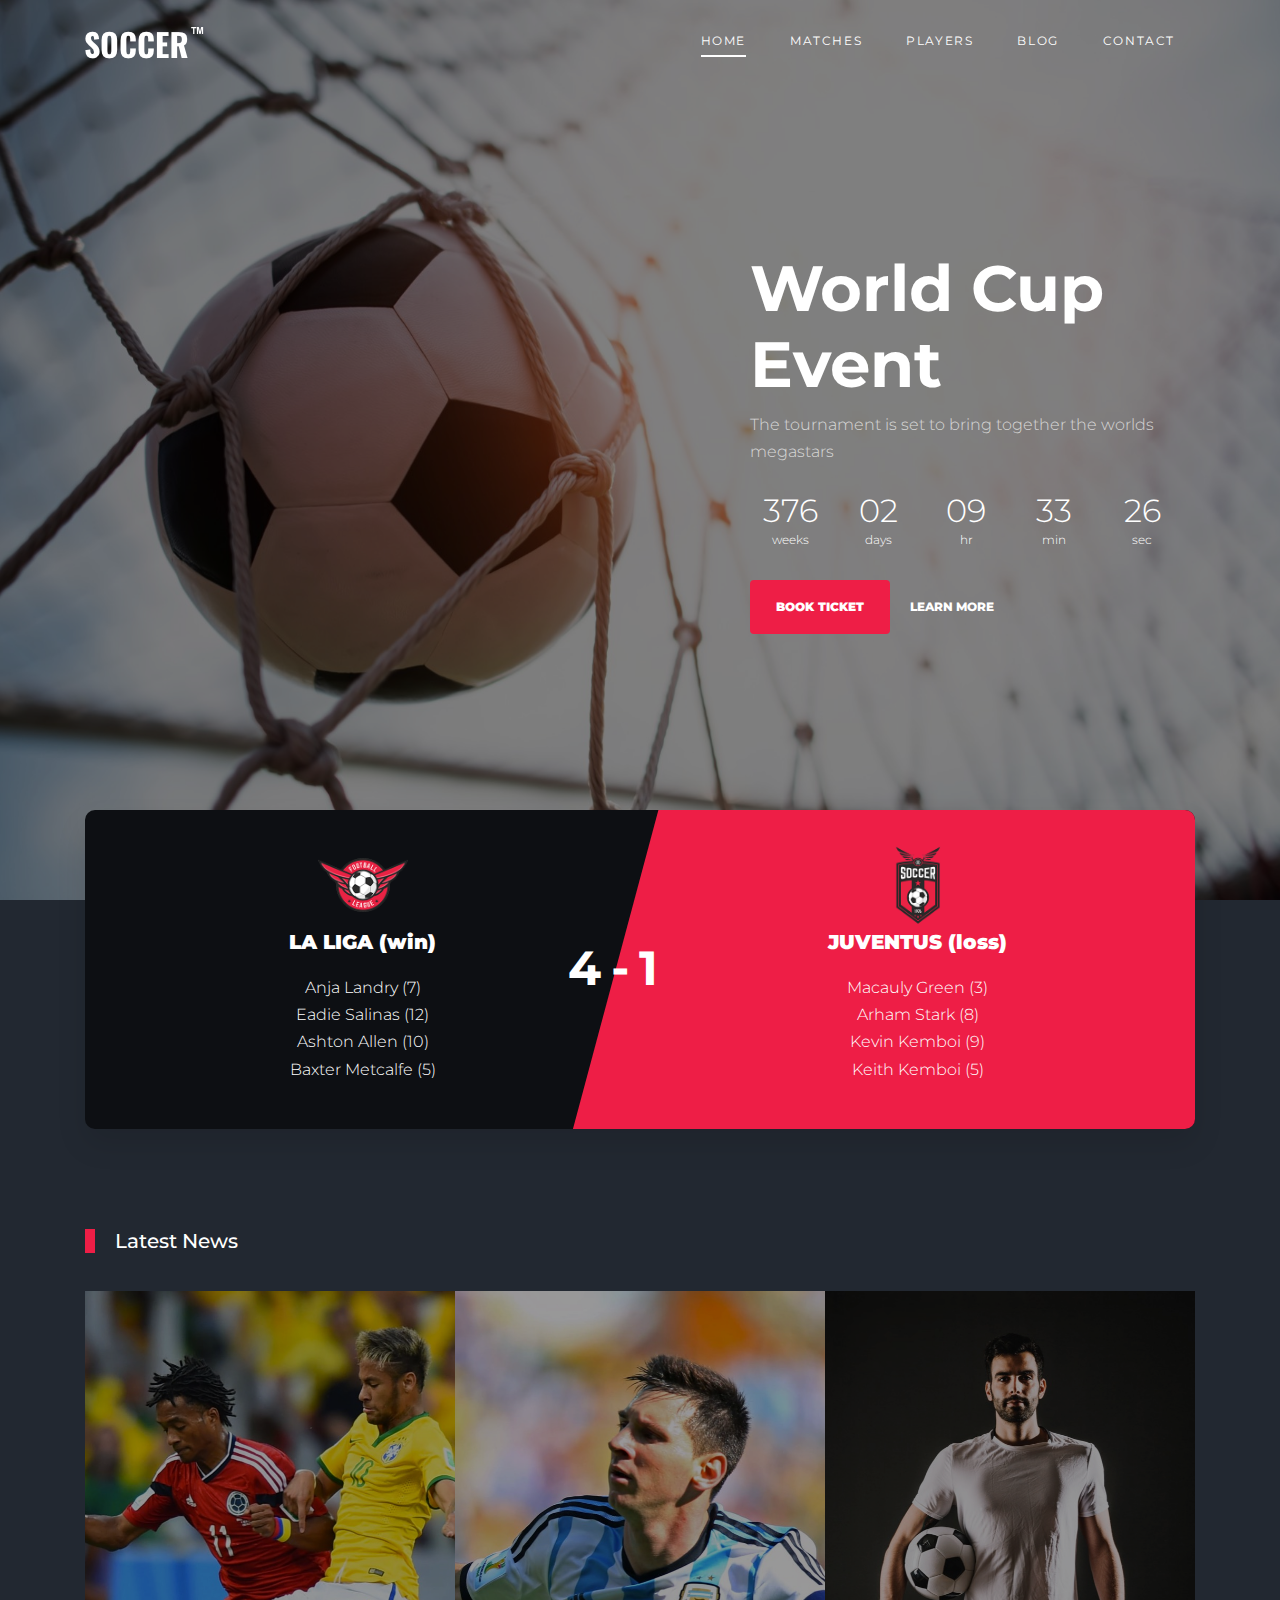
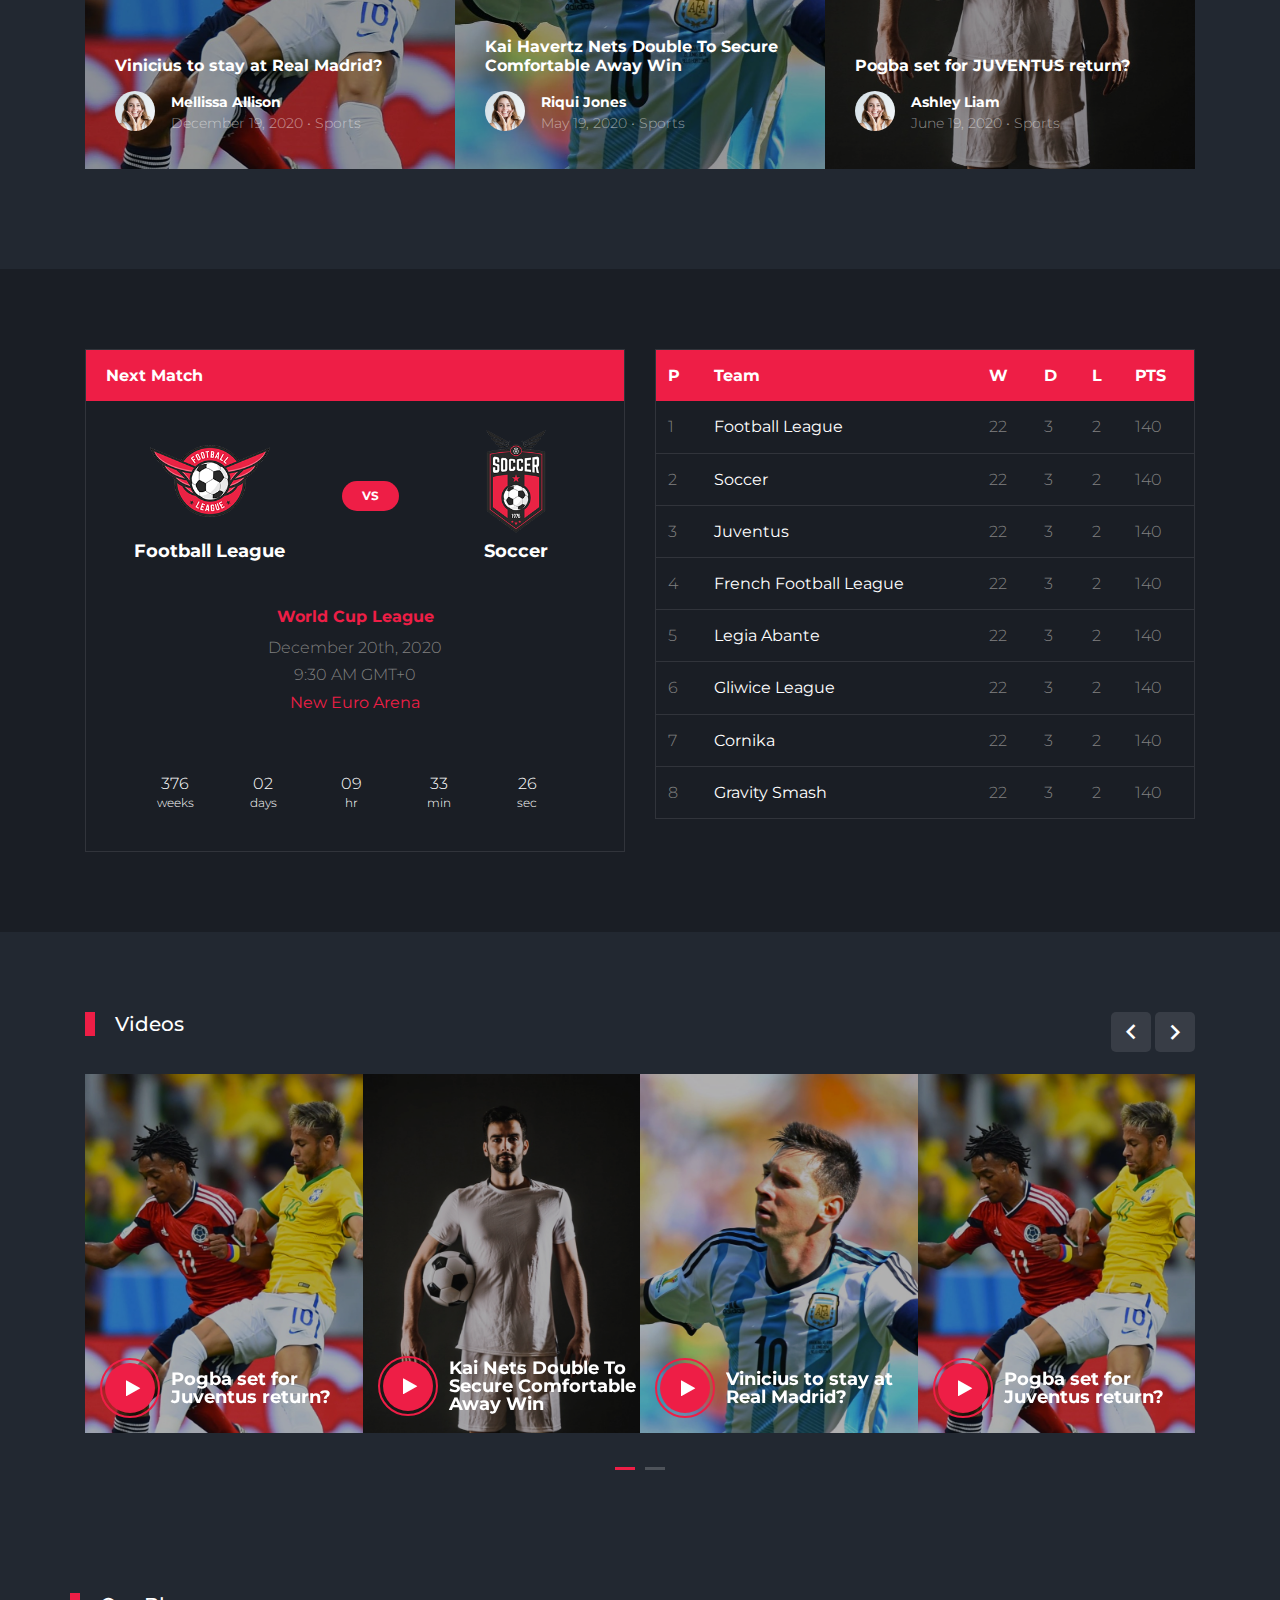
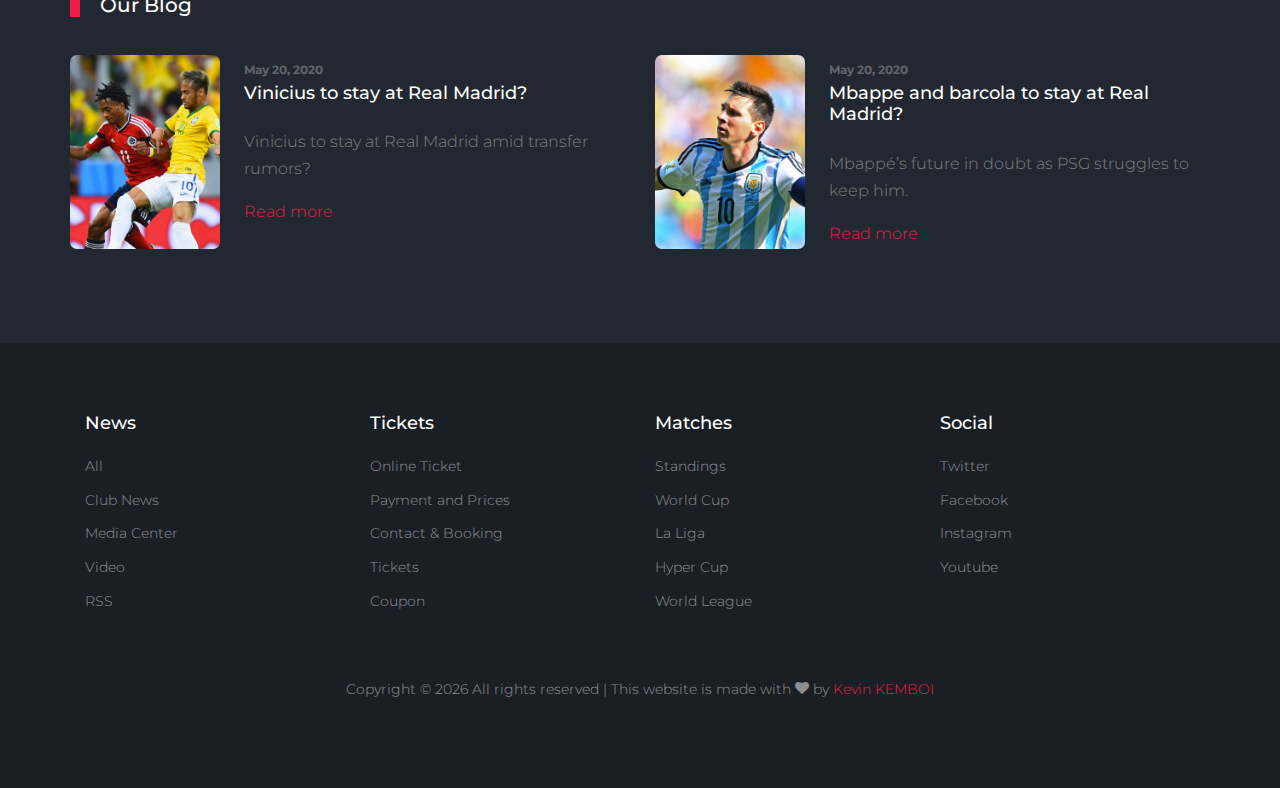
<file: index.html>
<!DOCTYPE html>
<html lang="en">

<head>
  <title>Soccer &mdash; Website by KEVIN KEMBOI</title>
  <meta charset="utf-8">
  <meta name="viewport" content="width=device-width, initial-scale=1, shrink-to-fit=no">


  <link href="https://fonts.googleapis.com/css2?family=Montserrat:wght@400;700&display=swap" rel="stylesheet">

  <link rel="stylesheet" href="fonts/icomoon/style.css">

  <link rel="stylesheet" href="css/bootstrap/bootstrap.css">
  <link rel="stylesheet" href="css/jquery-ui.css">
  <link rel="stylesheet" href="css/owl.carousel.min.css">
  <link rel="stylesheet" href="css/owl.theme.default.min.css">
  <link rel="stylesheet" href="css/owl.theme.default.min.css">

  <link rel="stylesheet" href="css/jquery.fancybox.min.css">

  <link rel="stylesheet" href="css/bootstrap-datepicker.css">

  <link rel="stylesheet" href="fonts/flaticon/font/flaticon.css">

  <link rel="stylesheet" href="css/aos.css">

  <link rel="stylesheet" href="css/style.css">



</head>

<body>

  <div class="site-wrap">

    <div class="site-mobile-menu site-navbar-target">
      <div class="site-mobile-menu-header">
        <div class="site-mobile-menu-close">
          <span class="icon-close2 js-menu-toggle"></span>
        </div>
      </div>
      <div class="site-mobile-menu-body"></div>
    </div>


    <header class="site-navbar py-4" role="banner">

      <div class="container">
        <div class="d-flex align-items-center">
          <div class="site-logo">
            <a href="index.html">
              <img src="images/logo.png" alt="Logo">
            </a>
          </div>
          <div class="ml-auto">
            <nav class="site-navigation position-relative text-right" role="navigation">
              <ul class="site-menu main-menu js-clone-nav mr-auto d-none d-lg-block">
                <li class="active"><a href="index.html" class="nav-link">Home</a></li>
                <li><a href="matches.html" class="nav-link">Matches</a></li>
                <li><a href="players.html" class="nav-link">Players</a></li>
                <li><a href="blog.html" class="nav-link">Blog</a></li>
                <li><a href="contact.html" class="nav-link">Contact</a></li>
              </ul>
            </nav>

            <a href="#" class="d-inline-block d-lg-none site-menu-toggle js-menu-toggle text-black float-right text-white"><span
                class="icon-menu h3 text-white"></span></a>
          </div>
        </div>
      </div>

    </header>

    <div class="hero overlay" style="background-image: url('images/bg_3.jpg');">
      <div class="container">
        <div class="row align-items-center">
          <div class="col-lg-5 ml-auto">
            <h1 class="text-white">World Cup Event</h1>
            <p>The tournament is set to bring together the worlds megastars</p>
            <div id="date-countdown"></div>
            <p>
              <a href="#" class="btn btn-primary py-3 px-4 mr-3">Book Ticket</a>
              <a href="#" class="more light">Learn More</a>
            </p>  
          </div>
        </div>
      </div>
    </div>

    
    
    <div class="container">
      

      <div class="row">
        <div class="col-lg-12">
          
          <div class="d-flex team-vs">
            <span class="score">4-1</span>
            <div class="team-1 w-50">
              <div class="team-details w-100 text-center">
                <img src="images/logo_1.png" alt="Image" class="img-fluid">
                <h3>LA LIGA <span>(win)</span></h3>
                <ul class="list-unstyled">
                  <li>Anja Landry (7)</li>
                  <li>Eadie Salinas (12)</li>
                  <li>Ashton Allen (10)</li>
                  <li>Baxter Metcalfe (5)</li>
                </ul>
              </div>
            </div>
            <div class="team-2 w-50">
              <div class="team-details w-100 text-center">
                <img src="images/logo_2.png" alt="Image" class="img-fluid">
                <h3>JUVENTUS <span>(loss)</span></h3>
                <ul class="list-unstyled">
                  <li>Macauly Green (3)</li>
                  <li>Arham Stark (8)</li>
                  <li>Kevin Kemboi (9)</li>
                  <li>Keith Kemboi (5)</li>
                </ul>
              </div>
            </div>
          </div>
        </div>
      </div>
    </div>
  

    <div class="latest-news">
      <div class="container">
        <div class="row">
          <div class="col-12 title-section">
            <h2 class="heading">Latest News</h2>
          </div>
        </div>
        <div class="row no-gutters">
          <div class="col-md-4">
            <div class="post-entry">
              <a href="#">
                <img src="images/img_1.jpg" alt="Image" class="img-fluid">
              </a>
              <div class="caption">
                <div class="caption-inner">
                  <h3 class="mb-3">Vinicius to stay at Real Madrid?</h3>
                  <div class="author d-flex align-items-center">
                    <div class="img mb-2 mr-3">
                      <img src="images/person_1.jpg" alt="">
                    </div>
                    <div class="text">
                      <h4>Mellissa Allison</h4>
                      <span>December 19, 2020 &bullet; Sports</span>
                    </div>
                  </div>
                </div>
              </div> 
            </div>
          </div>
          <div class="col-md-4">
            <div class="post-entry">
              <a href="#">
                <img src="images/img_3.jpg" alt="Image" class="img-fluid">
              </a>
              <div class="caption">
                <div class="caption-inner">
                  <h3 class="mb-3">Kai Havertz Nets Double To Secure Comfortable Away Win</h3>
                  <div class="author d-flex align-items-center">
                    <div class="img mb-2 mr-3">
                      <img src="images/person_1.jpg" alt="">
                    </div>
                    <div class="text">
                      <h4>Riqui Jones</h4>
                      <span>May 19, 2020 &bullet; Sports</span>
                    </div>
                  </div>
                </div>
              </div> 
            </div>
          </div>
          <div class="col-md-4">
            <div class="post-entry">
              <a href="#">
                <img src="images/img_2.jpg" alt="Image" class="img-fluid">
              </a>
              <div class="caption">
                <div class="caption-inner">
                  <h3 class="mb-3">Pogba set for JUVENTUS return?</h3>
                  <div class="author d-flex align-items-center">
                    <div class="img mb-2 mr-3">
                      <img src="images/person_1.jpg" alt="">
                    </div>
                    <div class="text">
                      <h4>Ashley Liam</h4>
                      <span>June 19, 2020 &bullet; Sports</span>
                    </div>
                  </div>
                </div>
              </div> 
            </div>
          </div>
        </div>

      </div>
    </div>
    
    <div class="site-section bg-dark">
      <div class="container">
        <div class="row">
          <div class="col-lg-6">
            <div class="widget-next-match">
              <div class="widget-title">
                <h3>Next Match</h3>
              </div>
              <div class="widget-body mb-3">
                <div class="widget-vs">
                  <div class="d-flex align-items-center justify-content-around justify-content-between w-100">
                    <div class="team-1 text-center">
                      <img src="images/logo_1.png" alt="Image">
                      <h3>Football League</h3>
                    </div>
                    <div>
                      <span class="vs"><span>VS</span></span>
                    </div>
                    <div class="team-2 text-center">
                      <img src="images/logo_2.png" alt="Image">
                      <h3>Soccer</h3>
                    </div>
                  </div>
                </div>
              </div>

              <div class="text-center widget-vs-contents mb-4">
                <h4>World Cup League</h4>
                <p class="mb-5">
                  <span class="d-block">December 20th, 2020</span>
                  <span class="d-block">9:30 AM GMT+0</span>
                  <strong class="text-primary">New Euro Arena</strong>
                </p>

                <div id="date-countdown2" class="pb-1"></div>
              </div>
            </div>
          </div>
          <div class="col-lg-6">
            
            <div class="widget-next-match">
              <table class="table custom-table">
                <thead>
                  <tr>
                    <th>P</th>
                    <th>Team</th>
                    <th>W</th>
                    <th>D</th>
                    <th>L</th>
                    <th>PTS</th>
                  </tr>
                </thead>
                <tbody>
                  <tr>
                    <td>1</td>
                    <td><strong class="text-white">Football League</strong></td>
                    <td>22</td>
                    <td>3</td>
                    <td>2</td>
                    <td>140</td>
                  </tr>
                  <tr>
                    <td>2</td>
                    <td><strong class="text-white">Soccer</strong></td>
                    <td>22</td>
                    <td>3</td>
                    <td>2</td>
                    <td>140</td>
                  </tr>
                  <tr>
                    <td>3</td>
                    <td><strong class="text-white">Juventus</strong></td>
                    <td>22</td>
                    <td>3</td>
                    <td>2</td>
                    <td>140</td>
                  </tr>
                  <tr>
                    <td>4</td>
                    <td><strong class="text-white">French Football League</strong></td>
                    <td>22</td>
                    <td>3</td>
                    <td>2</td>
                    <td>140</td>
                  </tr>
                  <tr>
                    <td>5</td>
                    <td><strong class="text-white">Legia Abante</strong></td>
                    <td>22</td>
                    <td>3</td>
                    <td>2</td>
                    <td>140</td>
                  </tr>
                  <tr>
                    <td>6</td>
                    <td><strong class="text-white">Gliwice League</strong></td>
                    <td>22</td>
                    <td>3</td>
                    <td>2</td>
                    <td>140</td>
                  </tr>
                  <tr>
                    <td>7</td>
                    <td><strong class="text-white">Cornika</strong></td>
                    <td>22</td>
                    <td>3</td>
                    <td>2</td>
                    <td>140</td>
                  </tr>
                  <tr>
                    <td>8</td>
                    <td><strong class="text-white">Gravity Smash</strong></td>
                    <td>22</td>
                    <td>3</td>
                    <td>2</td>
                    <td>140</td>
                  </tr>
                </tbody>
              </table>
            </div>

          </div>
        </div>
      </div>
    </div> <!-- .site-section -->

    <div class="site-section">
      <div class="container">
        <div class="row">
          <div class="col-6 title-section">
            <h2 class="heading">Videos</h2>
          </div>
          <div class="col-6 text-right">
            <div class="custom-nav">
            <a href="#" class="js-custom-prev-v2"><span class="icon-keyboard_arrow_left"></span></a>
            <span></span>
            <a href="#" class="js-custom-next-v2"><span class="icon-keyboard_arrow_right"></span></a>
            </div>
          </div>
        </div>


        <div class="owl-4-slider owl-carousel">
          <div class="item">
            <div class="video-media">
              <img src="images/img_1.jpg" alt="Image" class="img-fluid">
              <a href="https://vimeo.com/139714818" class="d-flex play-button align-items-center" data-fancybox>
                <span class="icon mr-3">
                  <span class="icon-play"></span>
                </span>
                <div class="caption">
                  <h3 class="m-0">Pogba set for Juventus return?</h3>
                </div>
              </a>
            </div>
          </div>
          <div class="item">
            <div class="video-media">
              <img src="images/img_2.jpg" alt="Image" class="img-fluid">
              <a href="https://vimeo.com/139714818" class="d-flex play-button align-items-center" data-fancybox>
                <span class="icon mr-3">
                  <span class="icon-play"></span>
                </span>
                <div class="caption">
                  <h3 class="m-0">Kai Nets Double To Secure Comfortable Away Win</h3>
                </div>
              </a>
            </div>
          </div>
          <div class="item">
            <div class="video-media">
              <img src="images/img_3.jpg" alt="Image" class="img-fluid">
              <a href="https://vimeo.com/139714818" class="d-flex play-button align-items-center" data-fancybox>
                <span class="icon mr-3">
                  <span class="icon-play"></span>
                </span>
                <div class="caption">
                  <h3 class="m-0">Vinicius to stay at Real Madrid?</h3>
                </div>
              </a>
            </div>
          </div>

          <div class="item">
            <div class="video-media">
              <img src="images/img_1.jpg" alt="Image" class="img-fluid">
              <a href="https://vimeo.com/139714818" class="d-flex play-button align-items-center" data-fancybox>
                <span class="icon mr-3">
                  <span class="icon-play"></span>
                </span>
                <div class="caption">
                  <h3 class="m-0">Pogba set for Juventus return?</h3>
                </div>
              </a>
            </div>
          </div>
          <div class="item">
            <div class="video-media">
              <img src="images/img_2.jpg" alt="Image" class="img-fluid">
              <a href="https://vimeo.com/139714818" class="d-flex play-button align-items-center" data-fancybox>
                <span class="icon mr-3">
                  <span class="icon-play"></span>
                </span>
                <div class="caption">
                  <h3 class="m-0">Kai Nets Double To Secure Comfortable Away Win</h3>
                </div>
              </a>
            </div>
          </div>
          <div class="item">
            <div class="video-media">
              <img src="images/img_3.jpg" alt="Image" class="img-fluid">
              <a href="https://vimeo.com/139714818" class="d-flex play-button align-items-center" data-fancybox>
                <span class="icon mr-3">
                  <span class="icon-play"></span>
                </span>
                <div class="caption">
                  <h3 class="m-0">Vinicius to stay at Real Madrid?</h3>
                </div>
              </a>
            </div>
          </div>

        </div>

      </div>
    </div>

    <div class="container site-section">
      <div class="row">
        <div class="col-6 title-section">
          <h2 class="heading">Our Blog</h2>
        </div>
      </div>
      <div class="row">
        <div class="col-lg-6">
          <div class="custom-media d-flex">
            <div class="img mr-4">
              <img src="images/img_1.jpg" alt="Image" class="img-fluid">
            </div>
            <div class="text">
              <span class="meta">May 20, 2020</span>
              <h3 class="mb-4"><a href="#">Vinicius to stay at Real Madrid?</a></h3>
              <p>Vinicius to stay at Real Madrid amid transfer rumors?</p>
              <p><a href="#">Read more</a></p>
            </div>
          </div>
        </div>
        <div class="col-lg-6">
          <div class="custom-media d-flex">
            <div class="img mr-4">
              <img src="images/img_3.jpg" alt="Image" class="img-fluid">
            </div>
            <div class="text">
              <span class="meta">May 20, 2020</span>
              <h3 class="mb-4"><a href="#">Mbappe and barcola to stay at Real Madrid?</a></h3>
              <p>Mbappé’s future in doubt as PSG struggles to keep him.</p>
              <p><a href="#">Read more</a></p>
            </div>
          </div>
        </div>
      </div>
    </div>



    <footer class="footer-section">
      <div class="container">
        <div class="row">
          <div class="col-lg-3">
            <div class="widget mb-3">
              <h3>News</h3>
              <ul class="list-unstyled links">
                <li><a href="#">All</a></li>
                <li><a href="#">Club News</a></li>
                <li><a href="#">Media Center</a></li>
                <li><a href="#">Video</a></li>
                <li><a href="#">RSS</a></li>
              </ul>
            </div>
          </div>
          <div class="col-lg-3">
            <div class="widget mb-3">
              <h3>Tickets</h3>
              <ul class="list-unstyled links">
                <li><a href="#">Online Ticket</a></li>
                <li><a href="#">Payment and Prices</a></li>
                <li><a href="#">Contact &amp; Booking</a></li>
                <li><a href="#">Tickets</a></li>
                <li><a href="#">Coupon</a></li>
              </ul>
            </div>
          </div>
          <div class="col-lg-3">
            <div class="widget mb-3">
              <h3>Matches</h3>
              <ul class="list-unstyled links">
                <li><a href="#">Standings</a></li>
                <li><a href="#">World Cup</a></li>
                <li><a href="#">La Liga</a></li>
                <li><a href="#">Hyper Cup</a></li>
                <li><a href="#">World League</a></li>
              </ul>
            </div>
          </div>

          <div class="col-lg-3">
            <div class="widget mb-3">
              <h3>Social</h3>
              <ul class="list-unstyled links">
                <li><a href="#">Twitter</a></li>
                <li><a href="#">Facebook</a></li>
                <li><a href="#">Instagram</a></li>
                <li><a href="#">Youtube</a></li>
              </ul>
            </div>
          </div>

        </div>

        <div class="row text-center">
          <div class="col-md-12">
            <div class=" pt-5">
              <p>
                <!-- Link back to Colorlib can't be removed. Website is licensed under CC BY 3.0. -->
                Copyright &copy;
                <script>
                  document.write(new Date().getFullYear());
                </script> All rights reserved | This website is made with <i class="icon-heart"
                  aria-hidden="true"></i> by <a href="https://colorlib.com" target="_blank">Kevin KEMBOI</a>
                
              </p>
            </div>
          </div>

        </div>
      </div>
    </footer>



  </div>
  <!-- .site-wrap -->

  <script src="js/jquery-3.3.1.min.js"></script>
  <script src="js/jquery-migrate-3.0.1.min.js"></script>
  <script src="js/jquery-ui.js"></script>
  <script src="js/popper.min.js"></script>
  <script src="js/bootstrap.min.js"></script>
  <script src="js/owl.carousel.min.js"></script>
  <script src="js/jquery.stellar.min.js"></script>
  <script src="js/jquery.countdown.min.js"></script>
  <script src="js/bootstrap-datepicker.min.js"></script>
  <script src="js/jquery.easing.1.3.js"></script>
  <script src="js/aos.js"></script>
  <script src="js/jquery.fancybox.min.js"></script>
  <script src="js/jquery.sticky.js"></script>
  <script src="js/jquery.mb.YTPlayer.min.js"></script>


  <script src="js/main.js"></script>

</body>

</html>
</file>
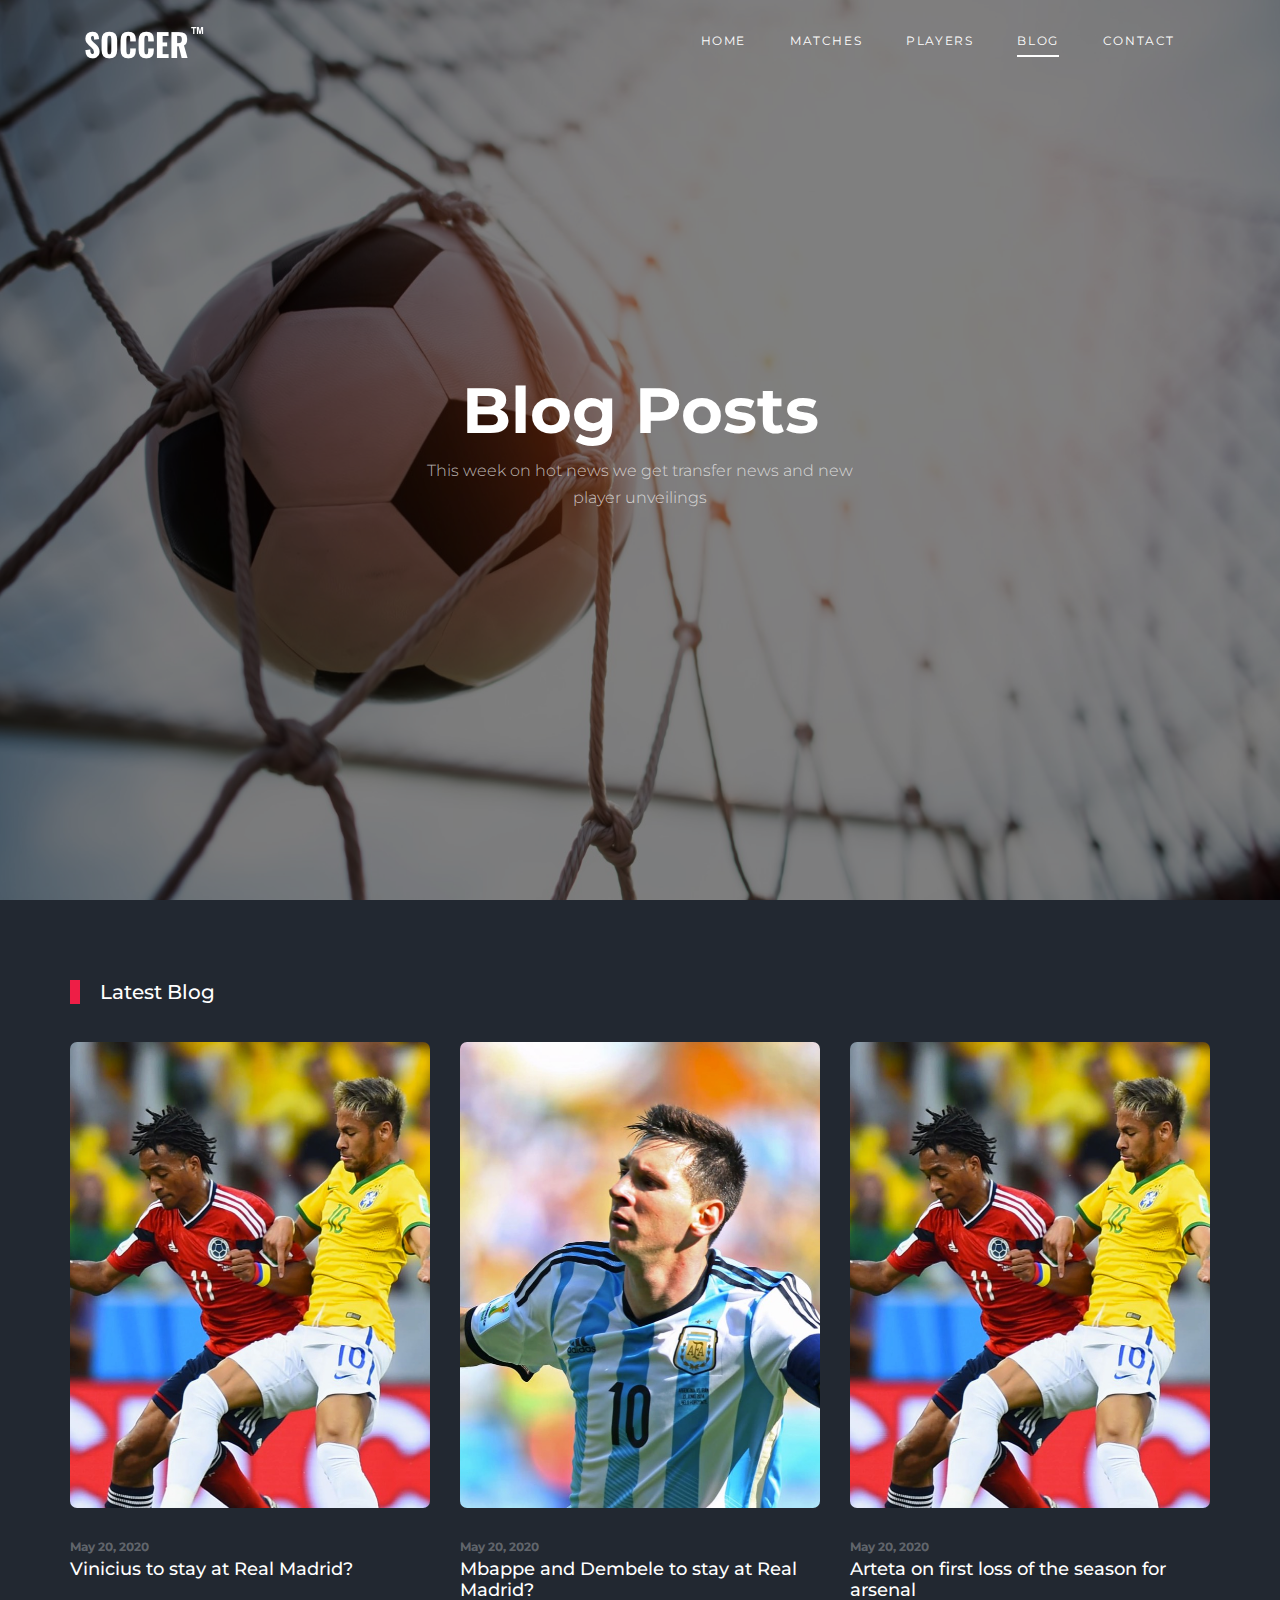
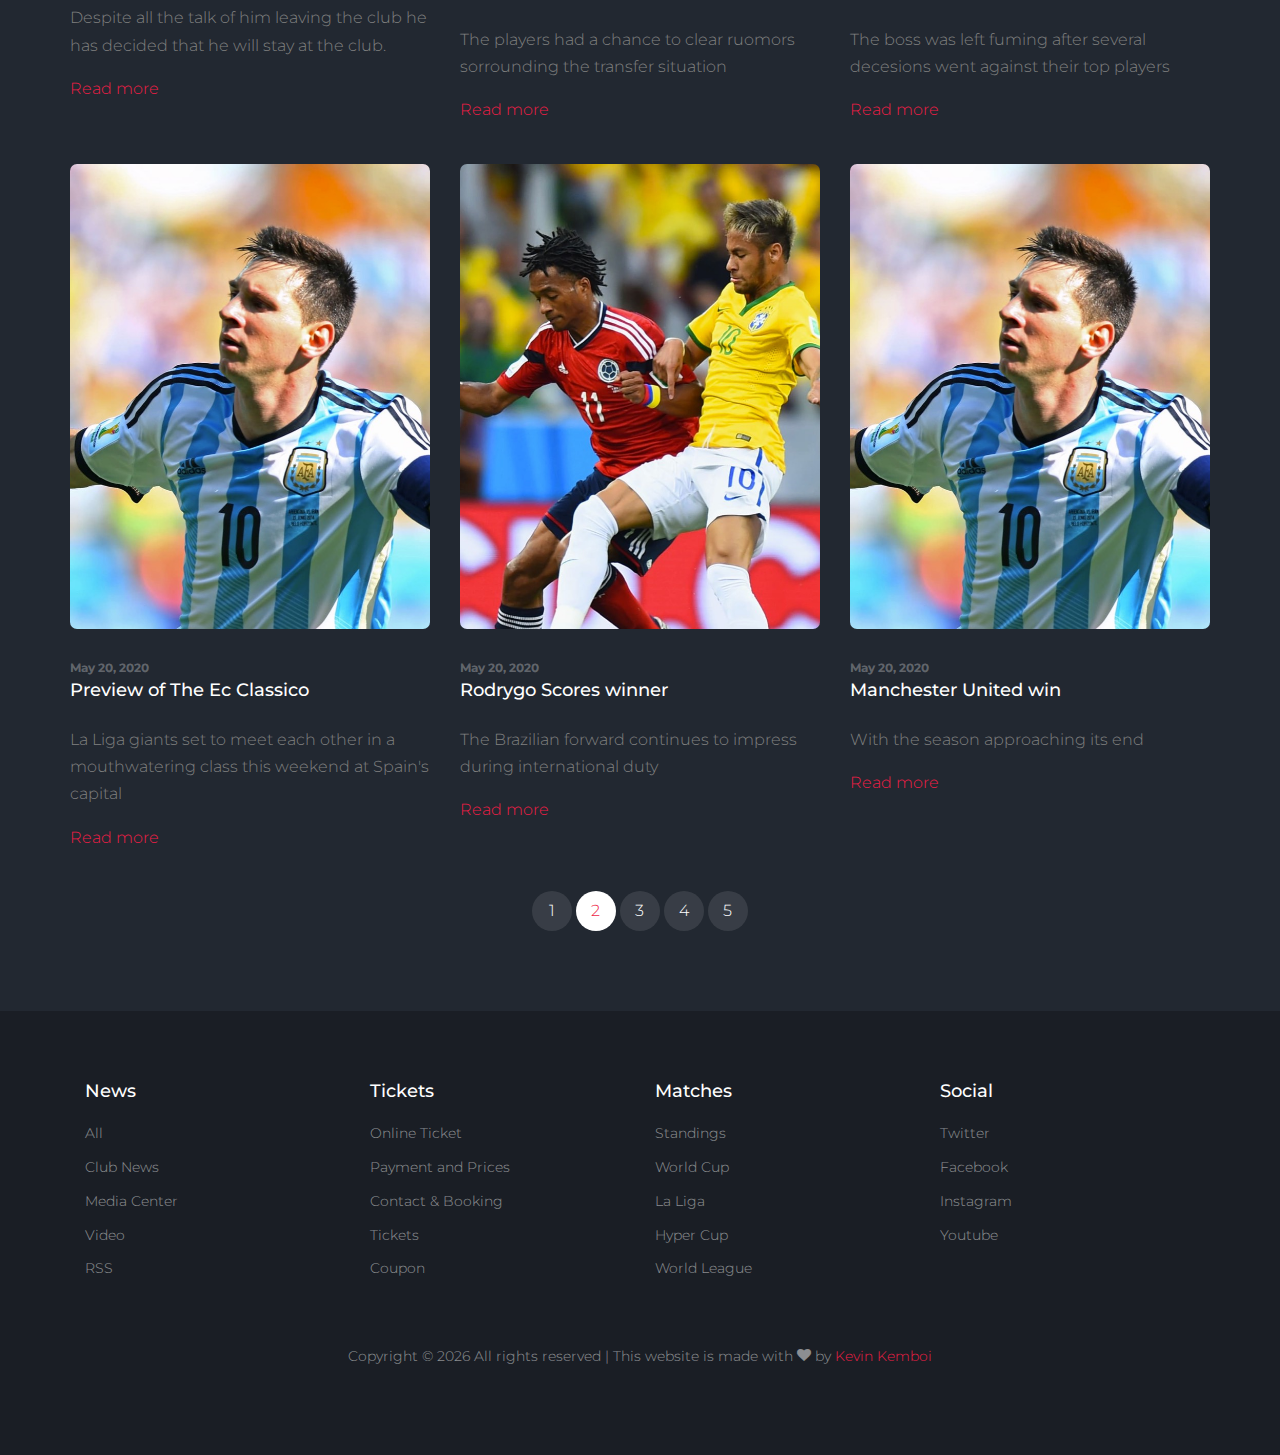
<file: blog.html>
<!DOCTYPE html>
<html lang="en">

<head>
  <title>Soccer &mdash; Website by KEVIN KEMBOI</title>
  <meta charset="utf-8">
  <meta name="viewport" content="width=device-width, initial-scale=1, shrink-to-fit=no">


  <link href="https://fonts.googleapis.com/css2?family=Montserrat:wght@400;700&display=swap" rel="stylesheet">

  <link rel="stylesheet" href="fonts/icomoon/style.css">

  <link rel="stylesheet" href="css/bootstrap/bootstrap.css">
  <link rel="stylesheet" href="css/jquery-ui.css">
  <link rel="stylesheet" href="css/owl.carousel.min.css">
  <link rel="stylesheet" href="css/owl.theme.default.min.css">
  <link rel="stylesheet" href="css/owl.theme.default.min.css">

  <link rel="stylesheet" href="css/jquery.fancybox.min.css">

  <link rel="stylesheet" href="css/bootstrap-datepicker.css">

  <link rel="stylesheet" href="fonts/flaticon/font/flaticon.css">

  <link rel="stylesheet" href="css/aos.css">

  <link rel="stylesheet" href="css/style.css">



</head>

<body>

  <div class="site-wrap">

    <div class="site-mobile-menu site-navbar-target">
      <div class="site-mobile-menu-header">
        <div class="site-mobile-menu-close">
          <span class="icon-close2 js-menu-toggle"></span>
        </div>
      </div>
      <div class="site-mobile-menu-body"></div>
    </div>


    <header class="site-navbar py-4" role="banner">

      <div class="container">
        <div class="d-flex align-items-center">
          <div class="site-logo">
            <a href="index.html">
              <img src="images/logo.png" alt="Logo">
            </a>
          </div>
          <div class="ml-auto">
            <nav class="site-navigation position-relative text-right" role="navigation">
              <ul class="site-menu main-menu js-clone-nav mr-auto d-none d-lg-block">
                <li><a href="index.html" class="nav-link">Home</a></li>
                <li><a href="matches.html" class="nav-link">Matches</a></li>
                <li><a href="players.html" class="nav-link">Players</a></li>
                <li class="active"><a href="blog.html" class="nav-link">Blog</a></li>
                <li><a href="contact.html" class="nav-link">Contact</a></li>
              </ul>
            </nav>

            <a href="#" class="d-inline-block d-lg-none site-menu-toggle js-menu-toggle text-black float-right text-white"><span
                class="icon-menu h3 text-white"></span></a>
          </div>
        </div>
      </div>

    </header>

    <div class="hero overlay" style="background-image: url('images/bg_3.jpg');">
      <div class="container">
        <div class="row align-items-center">
          <div class="col-lg-5 mx-auto text-center">
            <h1 class="text-white">Blog Posts</h1>
            <p>This week on hot news we get transfer news and new player unveilings</p>
          </div>
        </div>
      </div>
    </div>

    
    
    <div class="container site-section">
      <div class="row">
        <div class="col-6 title-section">
          <h2 class="heading">Latest Blog</h2>
        </div>
      </div>
      <div class="row">
        <div class="col-lg-4 mb-4">
          <div class="custom-media d-block">
            <div class="img mb-4">
              <a href="single.html"><img src="images/img_1.jpg" alt="Image" class="img-fluid"></a>
            </div>
            <div class="text">
              <span class="meta">May 20, 2020</span>
              <h3 class="mb-4"><a href="#">Vinicius to stay at Real Madrid?</a></h3>
              <p>Despite all the talk of him leaving the club he has decided that he will stay at the club.</p>
              <p><a href="#">Read more</a></p>
            </div>
          </div>
        </div>
        <div class="col-lg-4 mb-4">
          <div class="custom-media d-block">
            <div class="img mb-4">
              <a href="single.html"><img src="images/img_3.jpg" alt="Image" class="img-fluid"></a>
            </div>
            <div class="text">
              <span class="meta">May 20, 2020</span>
              <h3 class="mb-4"><a href="#">Mbappe and Dembele to stay at Real Madrid?</a></h3>
              <p>The players had a chance to clear ruomors sorrounding the transfer situation</p>
              <p><a href="#">Read more</a></p>
            </div>
          </div>
        </div>

        <div class="col-lg-4 mb-4">
          <div class="custom-media d-block">
            <div class="img mb-4">
              <a href="single.html"><img src="images/img_1.jpg" alt="Image" class="img-fluid"></a>
            </div>
            <div class="text">
              <span class="meta">May 20, 2020</span>
              <h3 class="mb-4"><a href="#">Arteta on first loss of the season for arsenal</a></h3>
              <p>The boss was left fuming after several decesions went against their top players</p>
              <p><a href="#">Read more</a></p>
            </div>
          </div>
        </div>
        <div class="col-lg-4 mb-4">
          <div class="custom-media d-block">
            <div class="img mb-4">
              <a href="single.html"><img src="images/img_3.jpg" alt="Image" class="img-fluid"></a>
            </div>
            <div class="text">
              <span class="meta">May 20, 2020</span>
              <h3 class="mb-4"><a href="#">Preview of The Ec Classico</a></h3>
              <p>La Liga giants set to meet each other in a mouthwatering class this weekend at Spain's capital</p>
              <p><a href="#">Read more</a></p>
            </div>
          </div>
        </div>
        
        <div class="col-lg-4 mb-4">
          <div class="custom-media d-block">
            <div class="img mb-4">
              <a href="single.html"><img src="images/img_1.jpg" alt="Image" class="img-fluid"></a>
            </div>
            <div class="text">
              <span class="meta">May 20, 2020</span>
              <h3 class="mb-4"><a href="#">Rodrygo Scores winner</a></h3>
              <p>The Brazilian forward continues to impress during international duty</p>
              <p><a href="#">Read more</a></p>
            </div>
          </div>
        </div>
        <div class="col-lg-4 mb-4">
          <div class="custom-media d-block">
            <div class="img mb-4">
              <a href="single.html"><img src="images/img_3.jpg" alt="Image" class="img-fluid"></a>
            </div>
            <div class="text">
              <span class="meta">May 20, 2020</span>
              <h3 class="mb-4"><a href="#">Manchester United win</a></h3>
              <p>With the season approaching its end </p>
              <p><a href="#">Read more</a></p>
            </div>
          </div>
        </div>
      </div>

      <div class="row justify-content-center">
        <div class="col-lg-7 text-center">
          <div class="custom-pagination">
            <a href="#">1</a>
            <span>2</span>
            <a href="#">3</a>
            <a href="#">4</a>
            <a href="#">5</a>
          </div>
        </div>
      </div>
    </div>


    
    



    <footer class="footer-section">
      <div class="container">
        <div class="row">
          <div class="col-lg-3">
            <div class="widget mb-3">
              <h3>News</h3>
              <ul class="list-unstyled links">
                <li><a href="#">All</a></li>
                <li><a href="#">Club News</a></li>
                <li><a href="#">Media Center</a></li>
                <li><a href="#">Video</a></li>
                <li><a href="#">RSS</a></li>
              </ul>
            </div>
          </div>
          <div class="col-lg-3">
            <div class="widget mb-3">
              <h3>Tickets</h3>
              <ul class="list-unstyled links">
                <li><a href="#">Online Ticket</a></li>
                <li><a href="#">Payment and Prices</a></li>
                <li><a href="#">Contact &amp; Booking</a></li>
                <li><a href="#">Tickets</a></li>
                <li><a href="#">Coupon</a></li>
              </ul>
            </div>
          </div>
          <div class="col-lg-3">
            <div class="widget mb-3">
              <h3>Matches</h3>
              <ul class="list-unstyled links">
                <li><a href="#">Standings</a></li>
                <li><a href="#">World Cup</a></li>
                <li><a href="#">La Liga</a></li>
                <li><a href="#">Hyper Cup</a></li>
                <li><a href="#">World League</a></li>
              </ul>
            </div>
          </div>

          <div class="col-lg-3">
            <div class="widget mb-3">
              <h3>Social</h3>
              <ul class="list-unstyled links">
                <li><a href="#">Twitter</a></li>
                <li><a href="#">Facebook</a></li>
                <li><a href="#">Instagram</a></li>
                <li><a href="#">Youtube</a></li>
              </ul>
            </div>
          </div>

        </div>

        <div class="row text-center">
          <div class="col-md-12">
            <div class=" pt-5">
              <p>
                <!-- Link back to Colorlib can't be removed. Website is licensed under CC BY 3.0. -->
                Copyright &copy;
                <script>
                  document.write(new Date().getFullYear());
                </script> All rights reserved | This website is made with <i class="icon-heart"
                  aria-hidden="true"></i> by <a href="https://colorlib.com" target="_blank">Kevin Kemboi</a>
                <!-- Link back to Colorlib can't be removed. Website is licensed under CC BY 3.0. -->
              </p>
            </div>
          </div>

        </div>
      </div>
    </footer>



  </div>
  <!-- .site-wrap -->

  <script src="js/jquery-3.3.1.min.js"></script>
  <script src="js/jquery-migrate-3.0.1.min.js"></script>
  <script src="js/jquery-ui.js"></script>
  <script src="js/popper.min.js"></script>
  <script src="js/bootstrap.min.js"></script>
  <script src="js/owl.carousel.min.js"></script>
  <script src="js/jquery.stellar.min.js"></script>
  <script src="js/jquery.countdown.min.js"></script>
  <script src="js/bootstrap-datepicker.min.js"></script>
  <script src="js/jquery.easing.1.3.js"></script>
  <script src="js/aos.js"></script>
  <script src="js/jquery.fancybox.min.js"></script>
  <script src="js/jquery.sticky.js"></script>
  <script src="js/jquery.mb.YTPlayer.min.js"></script>


  <script src="js/main.js"></script>

</body>

</html>
</file>
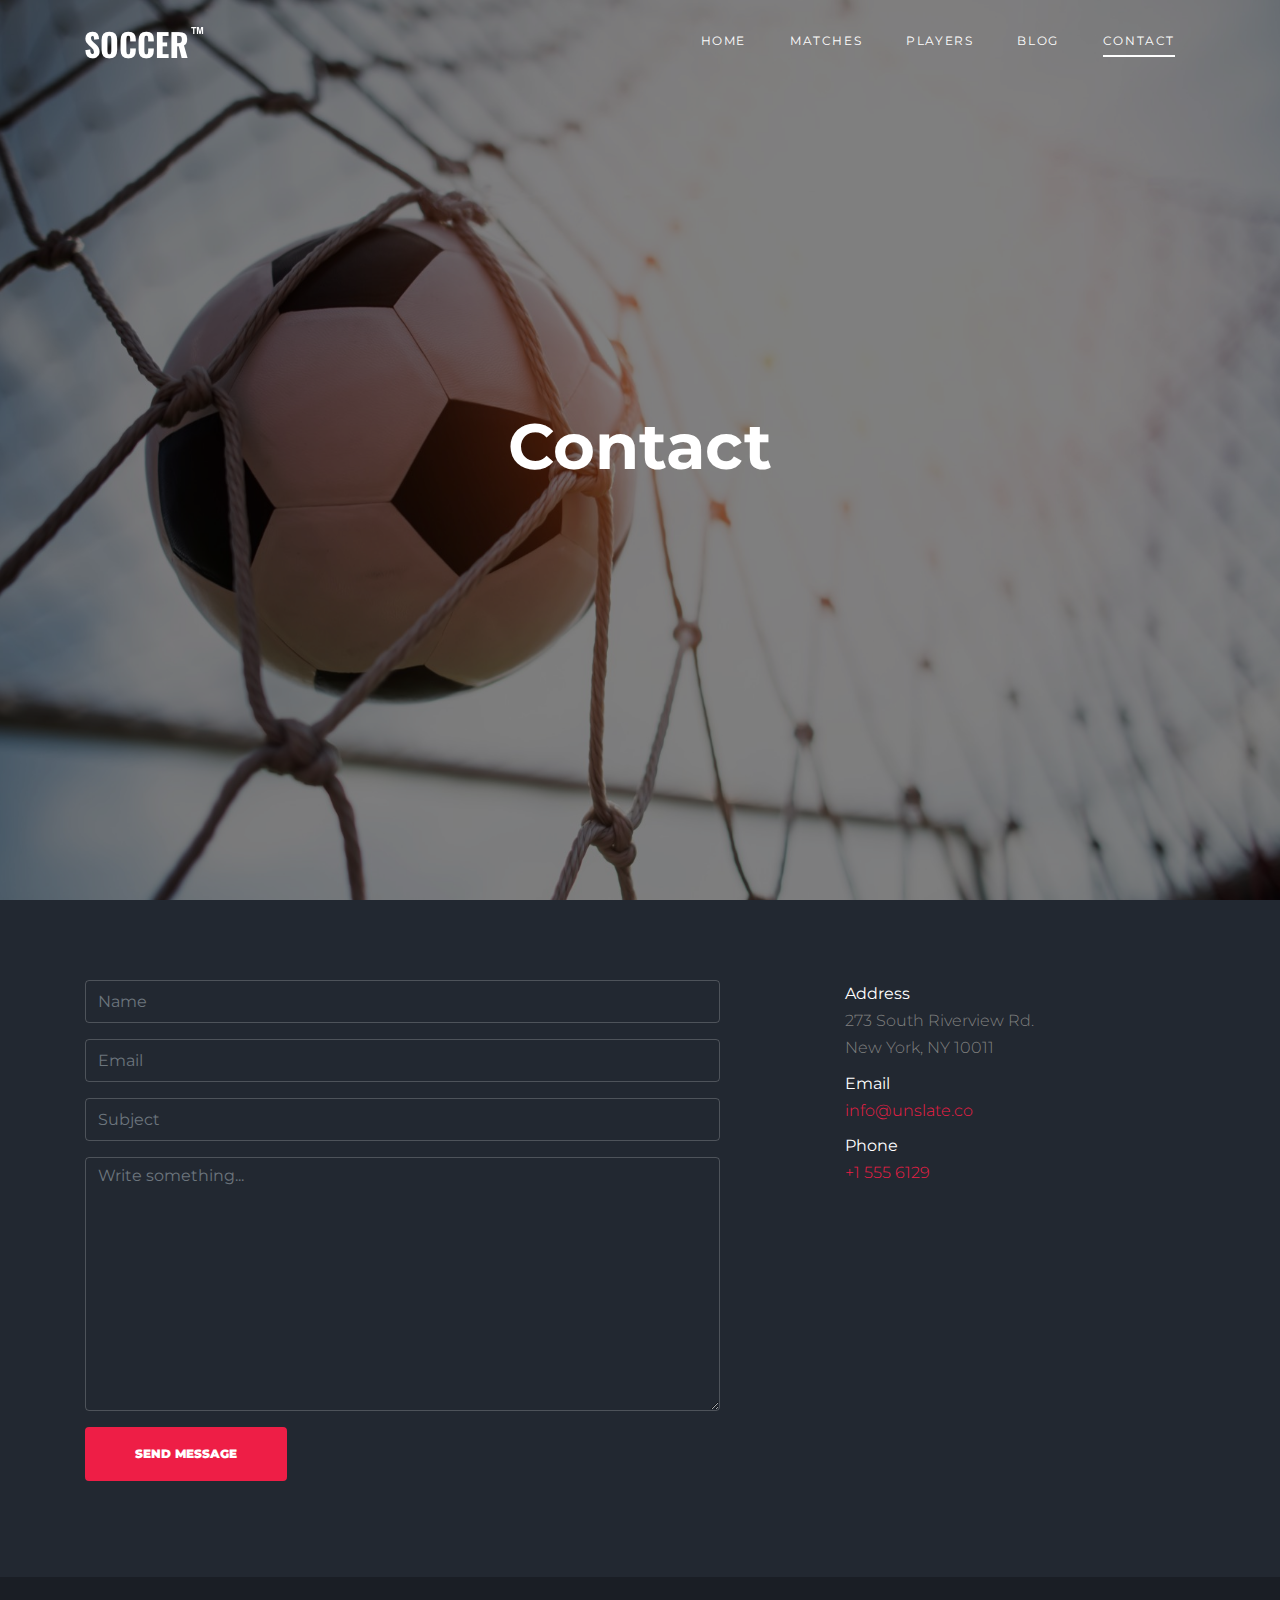
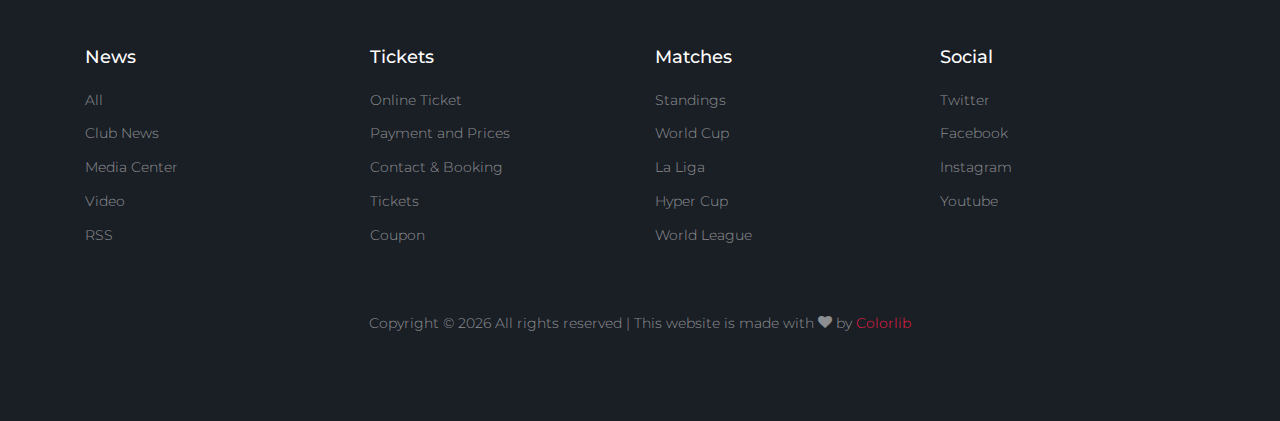
<file: contact.html>
<!DOCTYPE html>
<html lang="en">

<head>
  <title>Soccer &mdash; Website by KEVIN KEMBOI</title>
  <meta charset="utf-8">
  <meta name="viewport" content="width=device-width, initial-scale=1, shrink-to-fit=no">


  <link href="https://fonts.googleapis.com/css2?family=Montserrat:wght@400;700&display=swap" rel="stylesheet">

  <link rel="stylesheet" href="fonts/icomoon/style.css">

  <link rel="stylesheet" href="css/bootstrap/bootstrap.css">
  <link rel="stylesheet" href="css/jquery-ui.css">
  <link rel="stylesheet" href="css/owl.carousel.min.css">
  <link rel="stylesheet" href="css/owl.theme.default.min.css">
  <link rel="stylesheet" href="css/owl.theme.default.min.css">

  <link rel="stylesheet" href="css/jquery.fancybox.min.css">

  <link rel="stylesheet" href="css/bootstrap-datepicker.css">

  <link rel="stylesheet" href="fonts/flaticon/font/flaticon.css">

  <link rel="stylesheet" href="css/aos.css">

  <link rel="stylesheet" href="css/style.css">



</head>

<body>

  <div class="site-wrap">

    <div class="site-mobile-menu site-navbar-target">
      <div class="site-mobile-menu-header">
        <div class="site-mobile-menu-close">
          <span class="icon-close2 js-menu-toggle"></span>
        </div>
      </div>
      <div class="site-mobile-menu-body"></div>
    </div>


    <header class="site-navbar py-4" role="banner">

      <div class="container">
        <div class="d-flex align-items-center">
          <div class="site-logo">
            <a href="index.html">
              <img src="images/logo.png" alt="Logo">
            </a>
          </div>
          <div class="ml-auto">
            <nav class="site-navigation position-relative text-right" role="navigation">
              <ul class="site-menu main-menu js-clone-nav mr-auto d-none d-lg-block">
                <li><a href="index.html" class="nav-link">Home</a></li>
                <li><a href="matches.html" class="nav-link">Matches</a></li>
                <li><a href="players.html" class="nav-link">Players</a></li>
                <li><a href="blog.html" class="nav-link">Blog</a></li>
                <li class="active"><a href="contact.html" class="nav-link">Contact</a></li>
              </ul>
            </nav>

            <a href="#" class="d-inline-block d-lg-none site-menu-toggle js-menu-toggle text-black float-right text-white"><span
                class="icon-menu h3 text-white"></span></a>
          </div>
        </div>
      </div>

    </header>

    <div class="hero overlay" style="background-image: url('images/bg_3.jpg');">
      <div class="container">
        <div class="row align-items-center">
          <div class="col-lg-9 mx-auto text-center">
            <h1 class="text-white">Contact</h1>
          </div>
        </div>
      </div>
    </div>

    
    <div class="site-section">
      <div class="container">
        <div class="row">
          <div class="col-lg-7">
            <form action="#">
              <div class="form-group">
                <input type="text" class="form-control" placeholder="Name">
              </div>
              <div class="form-group">
                <input type="text" class="form-control" placeholder="Email">
              </div>
              <div class="form-group">
                <input type="text" class="form-control" placeholder="Subject">
              </div>
              <div class="form-group">
                <textarea name="" class="form-control" id="" cols="30" rows="10" placeholder="Write something..."></textarea>
              </div>
              <div class="form-group">
                <input type="submit" class="btn btn-primary py-3 px-5" value="Send Message">
              </div>
            </form>  
          </div>
          <div class="col-lg-4 ml-auto">
            
            <ul class="list-unstyled">
              <li class="mb-2">
                <strong class="text-white d-block">Address</strong>
                273 South Riverview Rd. <br> New York, NY 10011
              </li>
              <li class="mb-2">
                <strong class="text-white d-block">Email</strong>
                <a href="#">info@unslate.co</a>
              </li>
              <li class="mb-2">
                <strong class="text-white d-block">
                  Phone
                </strong>
                <a href="#">+1 555 6129 </a>
              </li>
            </ul>
          </div>
        </div>
      </div>
    </div>


    <footer class="footer-section">
      <div class="container">
        <div class="row">
          <div class="col-lg-3">
            <div class="widget mb-3">
              <h3>News</h3>
              <ul class="list-unstyled links">
                <li><a href="#">All</a></li>
                <li><a href="#">Club News</a></li>
                <li><a href="#">Media Center</a></li>
                <li><a href="#">Video</a></li>
                <li><a href="#">RSS</a></li>
              </ul>
            </div>
          </div>
          <div class="col-lg-3">
            <div class="widget mb-3">
              <h3>Tickets</h3>
              <ul class="list-unstyled links">
                <li><a href="#">Online Ticket</a></li>
                <li><a href="#">Payment and Prices</a></li>
                <li><a href="#">Contact &amp; Booking</a></li>
                <li><a href="#">Tickets</a></li>
                <li><a href="#">Coupon</a></li>
              </ul>
            </div>
          </div>
          <div class="col-lg-3">
            <div class="widget mb-3">
              <h3>Matches</h3>
              <ul class="list-unstyled links">
                <li><a href="#">Standings</a></li>
                <li><a href="#">World Cup</a></li>
                <li><a href="#">La Liga</a></li>
                <li><a href="#">Hyper Cup</a></li>
                <li><a href="#">World League</a></li>
              </ul>
            </div>
          </div>

          <div class="col-lg-3">
            <div class="widget mb-3">
              <h3>Social</h3>
              <ul class="list-unstyled links">
                <li><a href="#">Twitter</a></li>
                <li><a href="#">Facebook</a></li>
                <li><a href="#">Instagram</a></li>
                <li><a href="#">Youtube</a></li>
              </ul>
            </div>
          </div>

        </div>

        <div class="row text-center">
          <div class="col-md-12">
            <div class=" pt-5">
              <p>
                <!-- Link back to Colorlib can't be removed. Website is licensed under CC BY 3.0. -->
                Copyright &copy;
                <script>
                  document.write(new Date().getFullYear());
                </script> All rights reserved | This website is made with <i class="icon-heart"
                  aria-hidden="true"></i> by <a href="https://colorlib.com" target="_blank">Colorlib</a>
                <!-- Link back to Colorlib can't be removed. Website is licensed under CC BY 3.0. -->
              </p>
            </div>
          </div>

        </div>
      </div>
    </footer>



  </div>
  <!-- .site-wrap -->

  <script src="js/jquery-3.3.1.min.js"></script>
  <script src="js/jquery-migrate-3.0.1.min.js"></script>
  <script src="js/jquery-ui.js"></script>
  <script src="js/popper.min.js"></script>
  <script src="js/bootstrap.min.js"></script>
  <script src="js/owl.carousel.min.js"></script>
  <script src="js/jquery.stellar.min.js"></script>
  <script src="js/jquery.countdown.min.js"></script>
  <script src="js/bootstrap-datepicker.min.js"></script>
  <script src="js/jquery.easing.1.3.js"></script>
  <script src="js/aos.js"></script>
  <script src="js/jquery.fancybox.min.js"></script>
  <script src="js/jquery.sticky.js"></script>
  <script src="js/jquery.mb.YTPlayer.min.js"></script>


  <script src="js/main.js"></script>

</body>

</html>
</file>
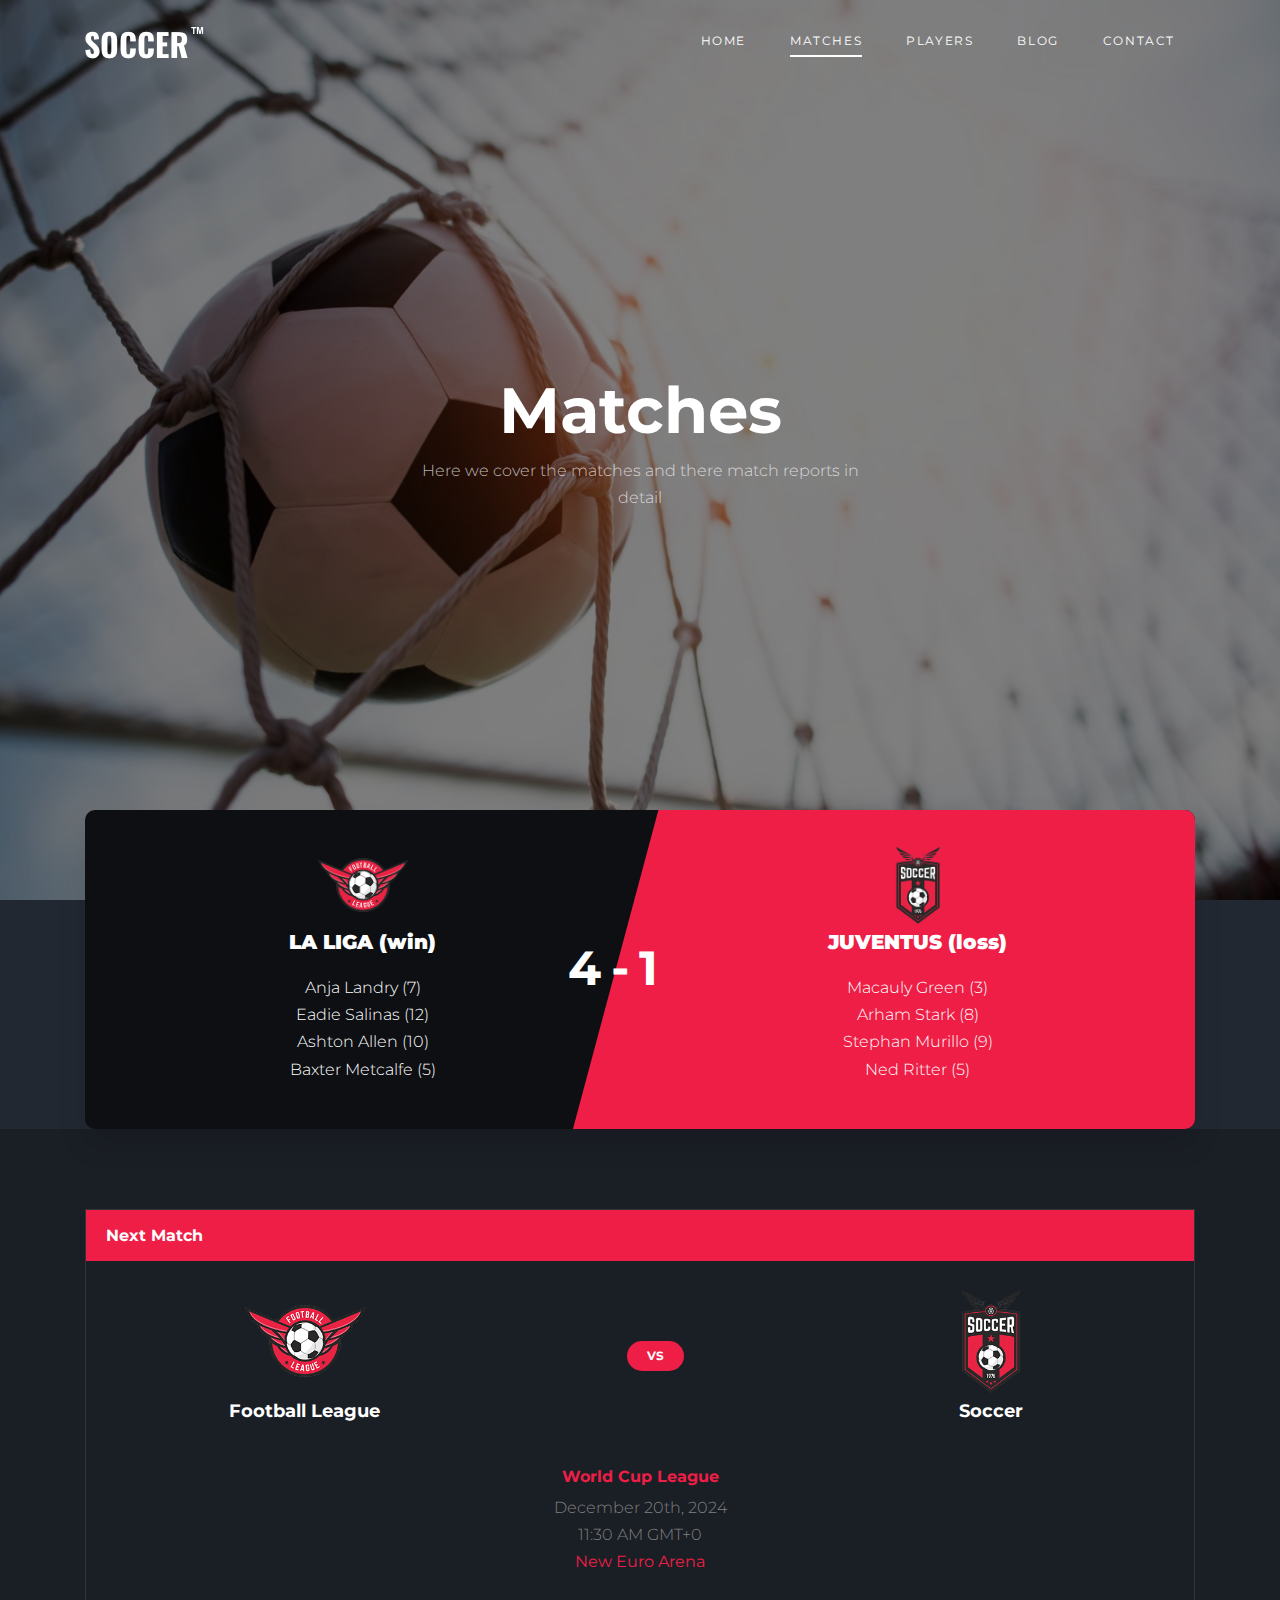
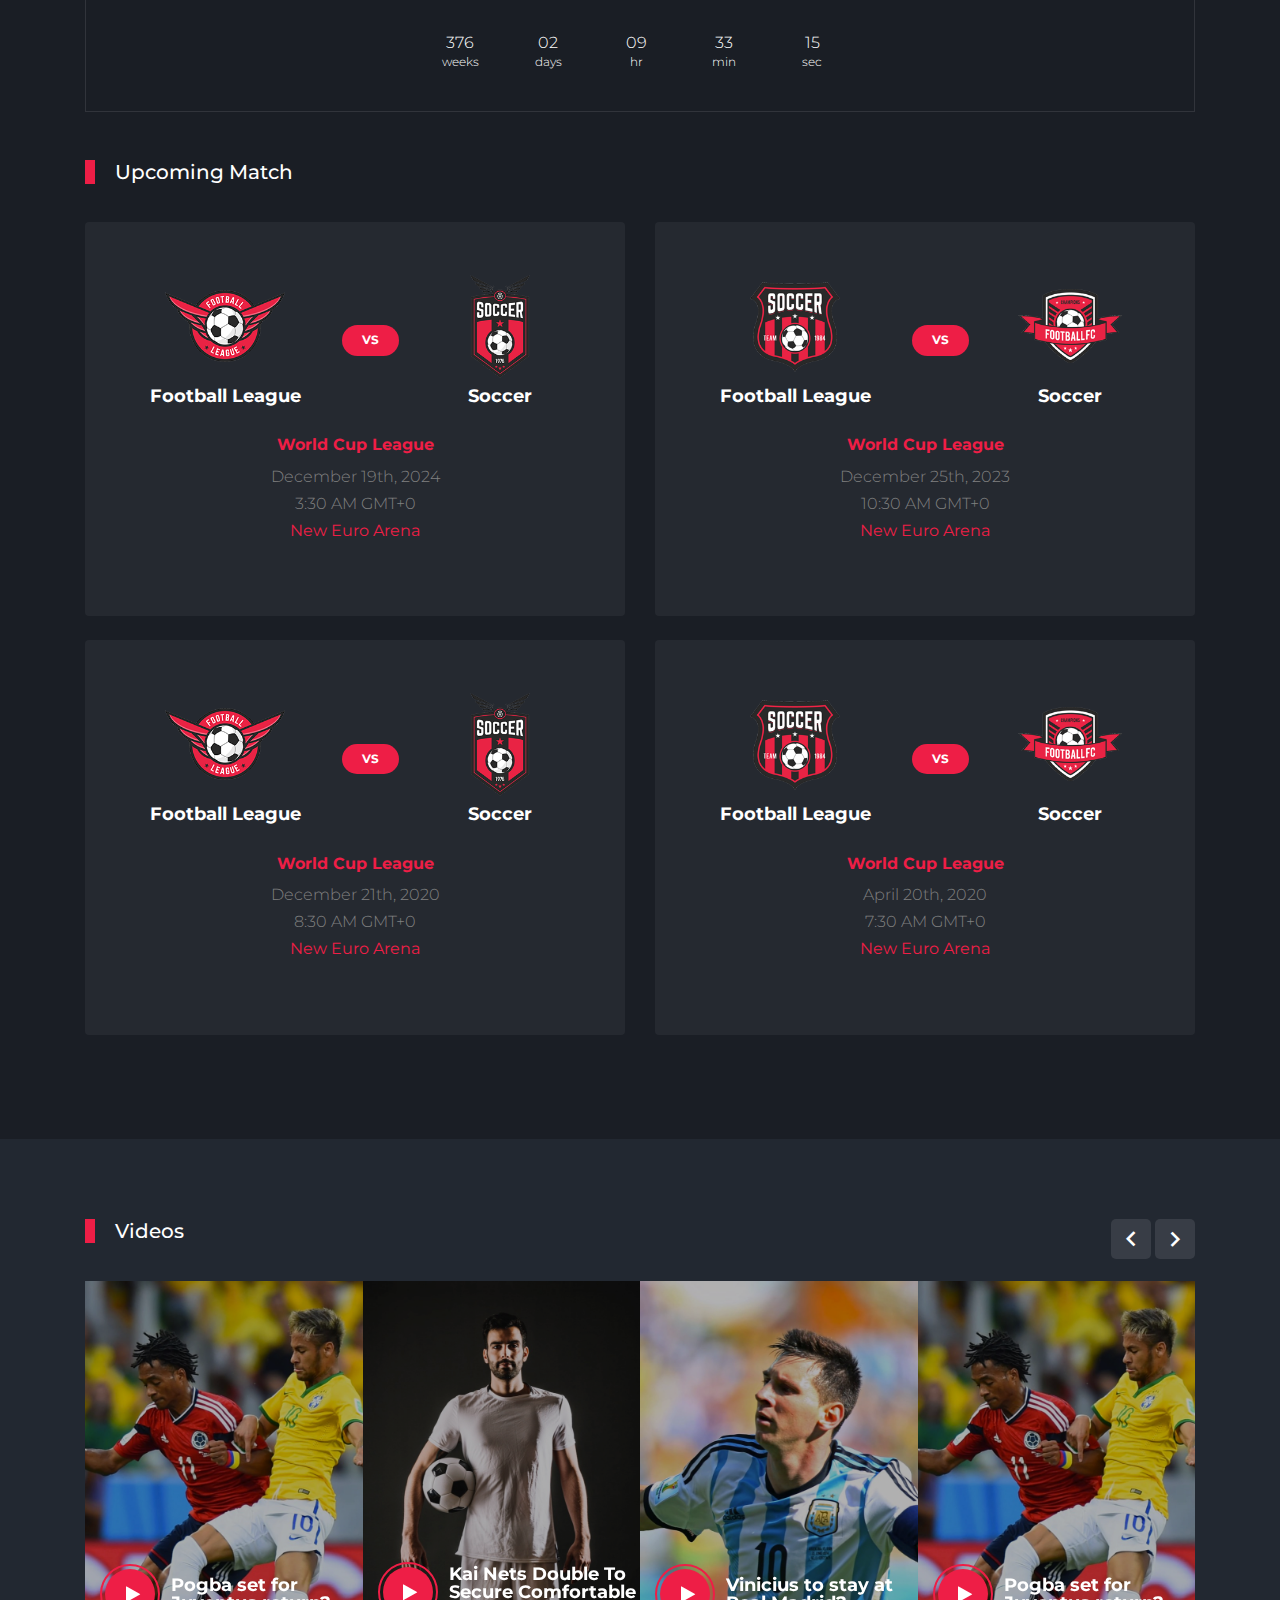
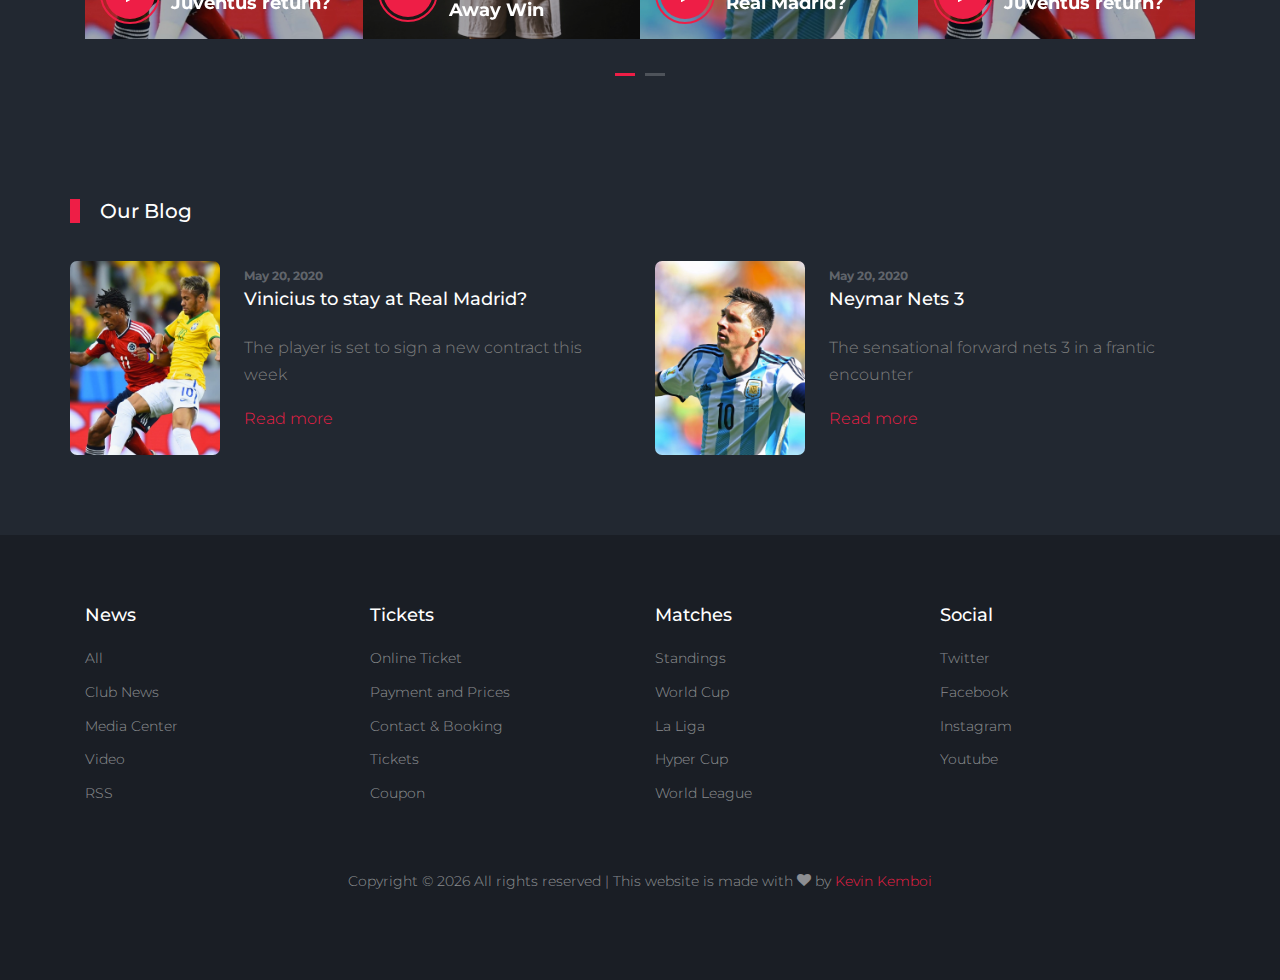
<file: matches.html>
<!DOCTYPE html>
<html lang="en">

<head>
  <title>Soccer &mdash; Website by KEVIN KEMBOI</title>
  <meta charset="utf-8">
  <meta name="viewport" content="width=device-width, initial-scale=1, shrink-to-fit=no">


  <link href="https://fonts.googleapis.com/css2?family=Montserrat:wght@400;700&display=swap" rel="stylesheet">

  <link rel="stylesheet" href="fonts/icomoon/style.css">

  <link rel="stylesheet" href="css/bootstrap/bootstrap.css">
  <link rel="stylesheet" href="css/jquery-ui.css">
  <link rel="stylesheet" href="css/owl.carousel.min.css">
  <link rel="stylesheet" href="css/owl.theme.default.min.css">
  <link rel="stylesheet" href="css/owl.theme.default.min.css">

  <link rel="stylesheet" href="css/jquery.fancybox.min.css">

  <link rel="stylesheet" href="css/bootstrap-datepicker.css">

  <link rel="stylesheet" href="fonts/flaticon/font/flaticon.css">

  <link rel="stylesheet" href="css/aos.css">

  <link rel="stylesheet" href="css/style.css">



</head>

<body>

  <div class="site-wrap">

    <div class="site-mobile-menu site-navbar-target">
      <div class="site-mobile-menu-header">
        <div class="site-mobile-menu-close">
          <span class="icon-close2 js-menu-toggle"></span>
        </div>
      </div>
      <div class="site-mobile-menu-body"></div>
    </div>


    <header class="site-navbar py-4" role="banner">

      <div class="container">
        <div class="d-flex align-items-center">
          <div class="site-logo">
            <a href="index.html">
              <img src="images/logo.png" alt="Logo">
            </a>
          </div>
          <div class="ml-auto">
            <nav class="site-navigation position-relative text-right" role="navigation">
              <ul class="site-menu main-menu js-clone-nav mr-auto d-none d-lg-block">
                <li><a href="index.html" class="nav-link">Home</a></li>
                <li class="active"><a href="matches.html" class="nav-link">Matches</a></li>
                <li><a href="players.html" class="nav-link">Players</a></li>
                <li><a href="blog.html" class="nav-link">Blog</a></li>
                <li><a href="contact.html" class="nav-link">Contact</a></li>
              </ul>
            </nav>

            <a href="#" class="d-inline-block d-lg-none site-menu-toggle js-menu-toggle text-black float-right text-white"><span
                class="icon-menu h3 text-white"></span></a>
          </div>
        </div>
      </div>

    </header>

    <div class="hero overlay" style="background-image: url('images/bg_3.jpg');">
      <div class="container">
        <div class="row align-items-center">
          <div class="col-lg-5 mx-auto text-center">
            <h1 class="text-white">Matches</h1>
            <p>Here we cover the matches and there match reports in detail</p>
          </div>
        </div>
      </div>
    </div>

    
    
    <div class="container">
      

      <div class="row">
        <div class="col-lg-12">
          
          <div class="d-flex team-vs">
            <span class="score">4-1</span>
            <div class="team-1 w-50">
              <div class="team-details w-100 text-center">
                <img src="images/logo_1.png" alt="Image" class="img-fluid">
                <h3>LA LIGA <span>(win)</span></h3>
                <ul class="list-unstyled">
                  <li>Anja Landry (7)</li>
                  <li>Eadie Salinas (12)</li>
                  <li>Ashton Allen (10)</li>
                  <li>Baxter Metcalfe (5)</li>
                </ul>
              </div>
            </div>
            <div class="team-2 w-50">
              <div class="team-details w-100 text-center">
                <img src="images/logo_2.png" alt="Image" class="img-fluid">
                <h3>JUVENTUS <span>(loss)</span></h3>
                <ul class="list-unstyled">
                  <li>Macauly Green (3)</li>
                  <li>Arham Stark (8)</li>
                  <li>Stephan Murillo (9)</li>
                  <li>Ned Ritter (5)</li>
                </ul>
              </div>
            </div>
          </div>
        </div>
      </div>
    </div>
  

    
    <div class="site-section bg-dark">
      <div class="container">
        
        <div class="row mb-5">
          <div class="col-lg-12">
            <div class="widget-next-match">
              <div class="widget-title">
                <h3>Next Match</h3>
              </div>
              <div class="widget-body mb-3">
                <div class="widget-vs">
                  <div class="d-flex align-items-center justify-content-around justify-content-between w-100">
                    <div class="team-1 text-center">
                      <img src="images/logo_1.png" alt="Image">
                      <h3>Football League</h3>
                    </div>
                    <div>
                      <span class="vs"><span>VS</span></span>
                    </div>
                    <div class="team-2 text-center">
                      <img src="images/logo_2.png" alt="Image">
                      <h3>Soccer</h3>
                    </div>
                  </div>
                </div>
              </div>

              <div class="text-center widget-vs-contents mb-4">
                <h4>World Cup League</h4>
                <p class="mb-5">
                  <span class="d-block">December 20th, 2024</span>
                  <span class="d-block">11:30 AM GMT+0</span>
                  <strong class="text-primary">New Euro Arena</strong>
                </p>

                <div id="date-countdown2" class="pb-1"></div>
              </div>
            </div>
          </div>
        </div>

        <div class="row">
          <div class="col-12 title-section">
            <h2 class="heading">Upcoming Match</h2>
          </div>
          <div class="col-lg-6 mb-4">
            <div class="bg-light p-4 rounded">
              <div class="widget-body">
                  <div class="widget-vs">
                    <div class="d-flex align-items-center justify-content-around justify-content-between w-100">
                      <div class="team-1 text-center">
                        <img src="images/logo_1.png" alt="Image">
                        <h3>Football League</h3>
                      </div>
                      <div>
                        <span class="vs"><span>VS</span></span>
                      </div>
                      <div class="team-2 text-center">
                        <img src="images/logo_2.png" alt="Image">
                        <h3>Soccer</h3>
                      </div>
                    </div>
                  </div>
                </div>

                <div class="text-center widget-vs-contents mb-4">
                  <h4>World Cup League</h4>
                  <p class="mb-5">
                    <span class="d-block">December 19th, 2024</span>
                    <span class="d-block">3:30 AM GMT+0</span>
                    <strong class="text-primary">New Euro Arena</strong>
                  </p>

                </div>
              
            </div>
          </div>
          <div class="col-lg-6 mb-4">
            <div class="bg-light p-4 rounded">
              <div class="widget-body">
                  <div class="widget-vs">
                    <div class="d-flex align-items-center justify-content-around justify-content-between w-100">
                      <div class="team-1 text-center">
                        <img src="images/logo_3.png" alt="Image">
                        <h3>Football League</h3>
                      </div>
                      <div>
                        <span class="vs"><span>VS</span></span>
                      </div>
                      <div class="team-2 text-center">
                        <img src="images/logo_4.png" alt="Image">
                        <h3>Soccer</h3>
                      </div>
                    </div>
                  </div>
                </div>

                <div class="text-center widget-vs-contents mb-4">
                  <h4>World Cup League</h4>
                  <p class="mb-5">
                    <span class="d-block">December 25th, 2023</span>
                    <span class="d-block">10:30 AM GMT+0</span>
                    <strong class="text-primary">New Euro Arena</strong>
                  </p>

                </div>
              
            </div>
          </div>

          <div class="col-lg-6 mb-4">
            <div class="bg-light p-4 rounded">
              <div class="widget-body">
                  <div class="widget-vs">
                    <div class="d-flex align-items-center justify-content-around justify-content-between w-100">
                      <div class="team-1 text-center">
                        <img src="images/logo_1.png" alt="Image">
                        <h3>Football League</h3>
                      </div>
                      <div>
                        <span class="vs"><span>VS</span></span>
                      </div>
                      <div class="team-2 text-center">
                        <img src="images/logo_2.png" alt="Image">
                        <h3>Soccer</h3>
                      </div>
                    </div>
                  </div>
                </div>

                <div class="text-center widget-vs-contents mb-4">
                  <h4>World Cup League</h4>
                  <p class="mb-5">
                    <span class="d-block">December 21th, 2020</span>
                    <span class="d-block">8:30 AM GMT+0</span>
                    <strong class="text-primary">New Euro Arena</strong>
                  </p>

                </div>
              
            </div>
          </div>
          <div class="col-lg-6 mb-4">
            <div class="bg-light p-4 rounded">
              <div class="widget-body">
                  <div class="widget-vs">
                    <div class="d-flex align-items-center justify-content-around justify-content-between w-100">
                      <div class="team-1 text-center">
                        <img src="images/logo_3.png" alt="Image">
                        <h3>Football League</h3>
                      </div>
                      <div>
                        <span class="vs"><span>VS</span></span>
                      </div>
                      <div class="team-2 text-center">
                        <img src="images/logo_4.png" alt="Image">
                        <h3>Soccer</h3>
                      </div>
                    </div>
                  </div>
                </div>

                <div class="text-center widget-vs-contents mb-4">
                  <h4>World Cup League</h4>
                  <p class="mb-5">
                    <span class="d-block">April 20th, 2020</span>
                    <span class="d-block">7:30 AM GMT+0</span>
                    <strong class="text-primary">New Euro Arena</strong>
                  </p>

                </div>
              
            </div>
          </div>
          
        </div>
      </div>
    </div> <!-- .site-section -->

    <div class="site-section">
      <div class="container">
        <div class="row">
          <div class="col-6 title-section">
            <h2 class="heading">Videos</h2>
          </div>
          <div class="col-6 text-right">
            <div class="custom-nav">
            <a href="#" class="js-custom-prev-v2"><span class="icon-keyboard_arrow_left"></span></a>
            <span></span>
            <a href="#" class="js-custom-next-v2"><span class="icon-keyboard_arrow_right"></span></a>
            </div>
          </div>
        </div>


        <div class="owl-4-slider owl-carousel">
          <div class="item">
            <div class="video-media">
              <img src="images/img_1.jpg" alt="Image" class="img-fluid">
              <a href="https://vimeo.com/139714818" class="d-flex play-button align-items-center" data-fancybox>
                <span class="icon mr-3">
                  <span class="icon-play"></span>
                </span>
                <div class="caption">
                  <h3 class="m-0">Pogba set for Juventus return?</h3>
                </div>
              </a>
            </div>
          </div>
          <div class="item">
            <div class="video-media">
              <img src="images/img_2.jpg" alt="Image" class="img-fluid">
              <a href="https://vimeo.com/139714818" class="d-flex play-button align-items-center" data-fancybox>
                <span class="icon mr-3">
                  <span class="icon-play"></span>
                </span>
                <div class="caption">
                  <h3 class="m-0">Kai Nets Double To Secure Comfortable Away Win</h3>
                </div>
              </a>
            </div>
          </div>
          <div class="item">
            <div class="video-media">
              <img src="images/img_3.jpg" alt="Image" class="img-fluid">
              <a href="https://vimeo.com/139714818" class="d-flex play-button align-items-center" data-fancybox>
                <span class="icon mr-3">
                  <span class="icon-play"></span>
                </span>
                <div class="caption">
                  <h3 class="m-0">Vinicius to stay at Real Madrid?</h3>
                </div>
              </a>
            </div>
          </div>

          <div class="item">
            <div class="video-media">
              <img src="images/img_1.jpg" alt="Image" class="img-fluid">
              <a href="https://vimeo.com/139714818" class="d-flex play-button align-items-center" data-fancybox>
                <span class="icon mr-3">
                  <span class="icon-play"></span>
                </span>
                <div class="caption">
                  <h3 class="m-0">Pogba set for Juventus return?</h3>
                </div>
              </a>
            </div>
          </div>
          <div class="item">
            <div class="video-media">
              <img src="images/img_2.jpg" alt="Image" class="img-fluid">
              <a href="https://vimeo.com/139714818" class="d-flex play-button align-items-center" data-fancybox>
                <span class="icon mr-3">
                  <span class="icon-play"></span>
                </span>
                <div class="caption">
                  <h3 class="m-0">Kai Nets Double To Secure Comfortable Away Win</h3>
                </div>
              </a>
            </div>
          </div>
          <div class="item">
            <div class="video-media">
              <img src="images/img_3.jpg" alt="Image" class="img-fluid">
              <a href="https://vimeo.com/139714818" class="d-flex play-button align-items-center" data-fancybox>
                <span class="icon mr-3">
                  <span class="icon-play"></span>
                </span>
                <div class="caption">
                  <h3 class="m-0">Vinicius to stay at Real Madrid?</h3>
                </div>
              </a>
            </div>
          </div>

        </div>

      </div>
    </div>

    <div class="container site-section">
      <div class="row">
        <div class="col-6 title-section">
          <h2 class="heading">Our Blog</h2>
        </div>
      </div>
      <div class="row">
        <div class="col-lg-6">
          <div class="custom-media d-flex">
            <div class="img mr-4">
              <img src="images/img_1.jpg" alt="Image" class="img-fluid">
            </div>
            <div class="text">
              <span class="meta">May 20, 2020</span>
              <h3 class="mb-4"><a href="#">Vinicius to stay at Real Madrid?</a></h3>
              <p>The player is set to sign a new contract this week </p>
              <p><a href="#">Read more</a></p>
            </div>
          </div>
        </div>
        <div class="col-lg-6">
          <div class="custom-media d-flex">
            <div class="img mr-4">
              <img src="images/img_3.jpg" alt="Image" class="img-fluid">
            </div>
            <div class="text">
              <span class="meta">May 20, 2020</span>
              <h3 class="mb-4"><a href="#">Neymar Nets 3</a></h3>
              <p>The sensational forward nets 3 in a frantic encounter </p>
              <p><a href="#">Read more</a></p>
            </div>
          </div>
        </div>
      </div>
    </div>



    <footer class="footer-section">
      <div class="container">
        <div class="row">
          <div class="col-lg-3">
            <div class="widget mb-3">
              <h3>News</h3>
              <ul class="list-unstyled links">
                <li><a href="#">All</a></li>
                <li><a href="#">Club News</a></li>
                <li><a href="#">Media Center</a></li>
                <li><a href="#">Video</a></li>
                <li><a href="#">RSS</a></li>
              </ul>
            </div>
          </div>
          <div class="col-lg-3">
            <div class="widget mb-3">
              <h3>Tickets</h3>
              <ul class="list-unstyled links">
                <li><a href="#">Online Ticket</a></li>
                <li><a href="#">Payment and Prices</a></li>
                <li><a href="#">Contact &amp; Booking</a></li>
                <li><a href="#">Tickets</a></li>
                <li><a href="#">Coupon</a></li>
              </ul>
            </div>
          </div>
          <div class="col-lg-3">
            <div class="widget mb-3">
              <h3>Matches</h3>
              <ul class="list-unstyled links">
                <li><a href="#">Standings</a></li>
                <li><a href="#">World Cup</a></li>
                <li><a href="#">La Liga</a></li>
                <li><a href="#">Hyper Cup</a></li>
                <li><a href="#">World League</a></li>
              </ul>
            </div>
          </div>

          <div class="col-lg-3">
            <div class="widget mb-3">
              <h3>Social</h3>
              <ul class="list-unstyled links">
                <li><a href="#">Twitter</a></li>
                <li><a href="#">Facebook</a></li>
                <li><a href="#">Instagram</a></li>
                <li><a href="#">Youtube</a></li>
              </ul>
            </div>
          </div>

        </div>

        <div class="row text-center">
          <div class="col-md-12">
            <div class=" pt-5">
              <p>
                <!-- Link back to Colorlib can't be removed. Website is licensed under CC BY 3.0. -->
                Copyright &copy;
                <script>
                  document.write(new Date().getFullYear());
                </script> All rights reserved | This website is made with <i class="icon-heart"
                  aria-hidden="true"></i> by <a href="https://colorlib.com" target="_blank">Kevin Kemboi</a>
                <!-- Link back to Colorlib can't be removed. Website is licensed under CC BY 3.0. -->
              </p>
            </div>
          </div>

        </div>
      </div>
    </footer>



  </div>
  <!-- .site-wrap -->

  <script src="js/jquery-3.3.1.min.js"></script>
  <script src="js/jquery-migrate-3.0.1.min.js"></script>
  <script src="js/jquery-ui.js"></script>
  <script src="js/popper.min.js"></script>
  <script src="js/bootstrap.min.js"></script>
  <script src="js/owl.carousel.min.js"></script>
  <script src="js/jquery.stellar.min.js"></script>
  <script src="js/jquery.countdown.min.js"></script>
  <script src="js/bootstrap-datepicker.min.js"></script>
  <script src="js/jquery.easing.1.3.js"></script>
  <script src="js/aos.js"></script>
  <script src="js/jquery.fancybox.min.js"></script>
  <script src="js/jquery.sticky.js"></script>
  <script src="js/jquery.mb.YTPlayer.min.js"></script>


  <script src="js/main.js"></script>

</body>

</html>
</file>
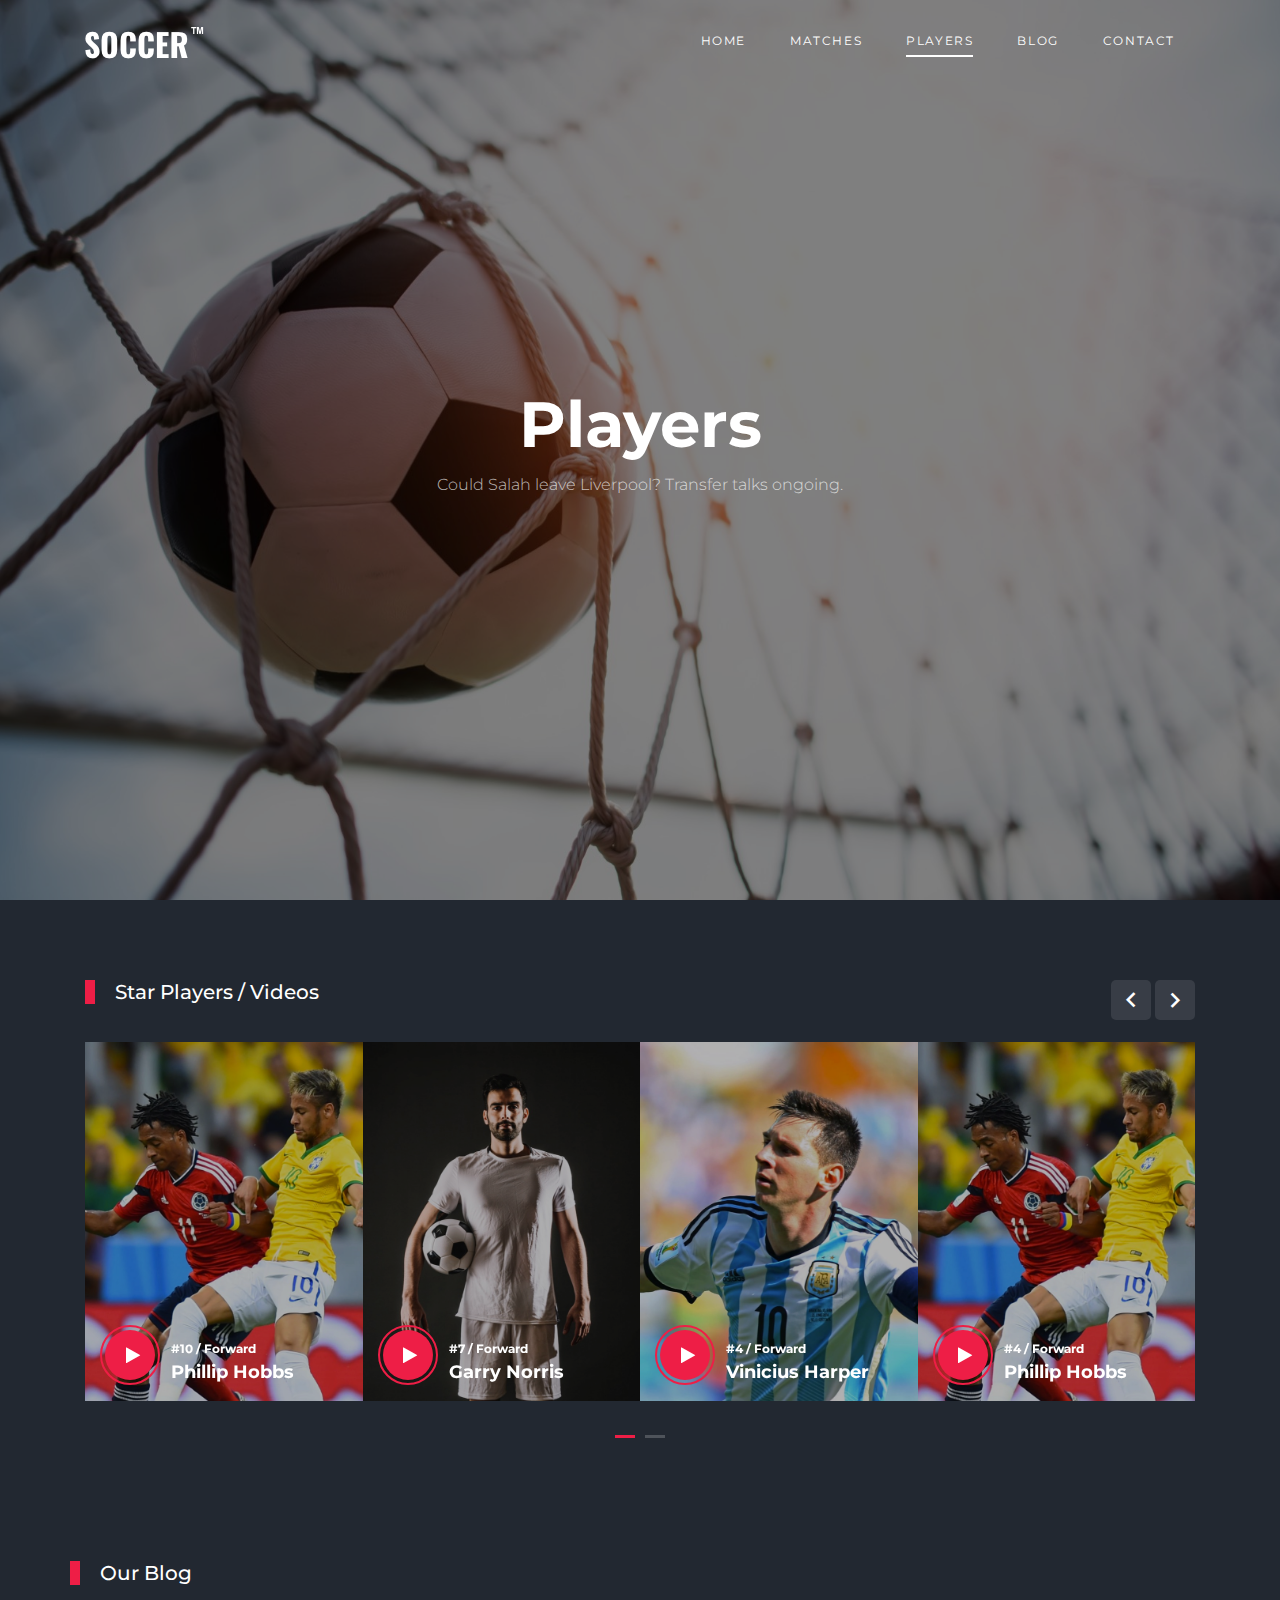
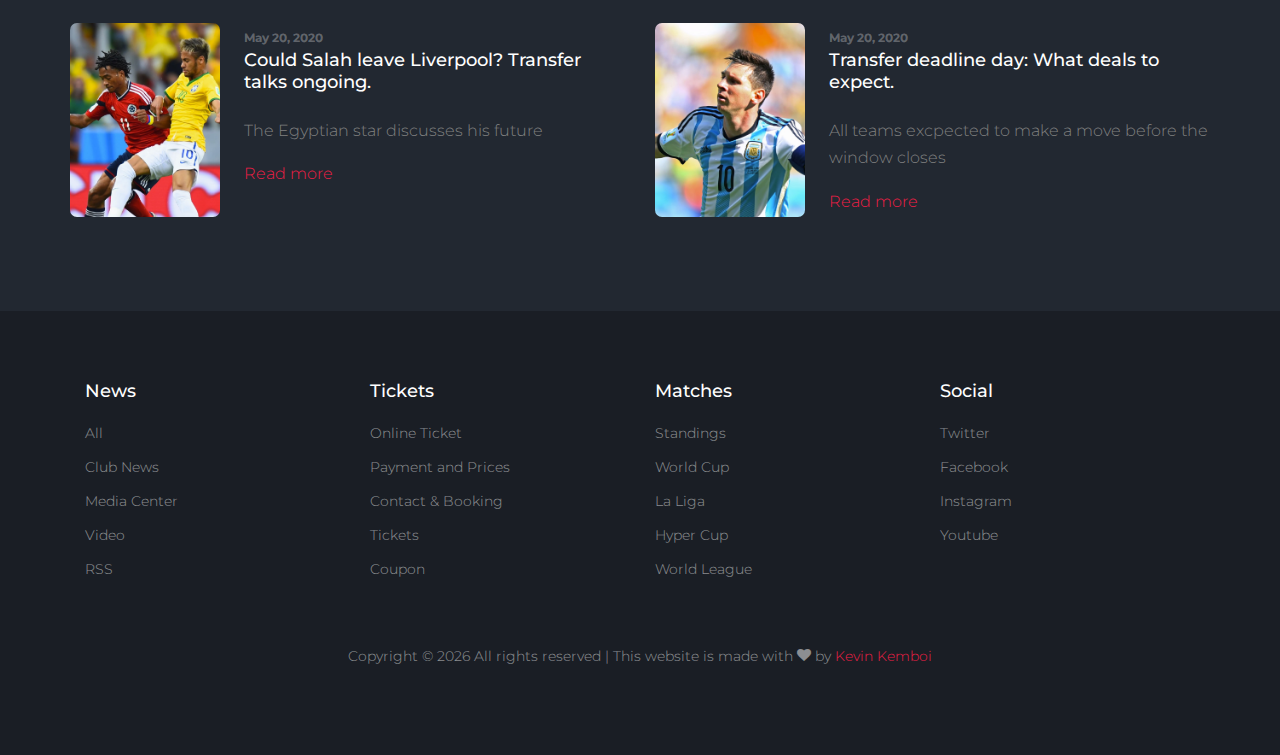
<file: players.html>
<!DOCTYPE html>
<html lang="en">

<head>
  <title>Soccer &mdash; Website by KEVIN KEMBOI</title>
  <meta charset="utf-8">
  <meta name="viewport" content="width=device-width, initial-scale=1, shrink-to-fit=no">


  <link href="https://fonts.googleapis.com/css2?family=Montserrat:wght@400;700&display=swap" rel="stylesheet">

  <link rel="stylesheet" href="fonts/icomoon/style.css">

  <link rel="stylesheet" href="css/bootstrap/bootstrap.css">
  <link rel="stylesheet" href="css/jquery-ui.css">
  <link rel="stylesheet" href="css/owl.carousel.min.css">
  <link rel="stylesheet" href="css/owl.theme.default.min.css">
  <link rel="stylesheet" href="css/owl.theme.default.min.css">

  <link rel="stylesheet" href="css/jquery.fancybox.min.css">

  <link rel="stylesheet" href="css/bootstrap-datepicker.css">

  <link rel="stylesheet" href="fonts/flaticon/font/flaticon.css">

  <link rel="stylesheet" href="css/aos.css">

  <link rel="stylesheet" href="css/style.css">



</head>

<body>

  <div class="site-wrap">

    <div class="site-mobile-menu site-navbar-target">
      <div class="site-mobile-menu-header">
        <div class="site-mobile-menu-close">
          <span class="icon-close2 js-menu-toggle"></span>
        </div>
      </div>
      <div class="site-mobile-menu-body"></div>
    </div>


    <header class="site-navbar py-4" role="banner">

      <div class="container">
        <div class="d-flex align-items-center">
          <div class="site-logo">
            <a href="index.html">
              <img src="images/logo.png" alt="Logo">
            </a>
          </div>
          <div class="ml-auto">
            <nav class="site-navigation position-relative text-right" role="navigation">
              <ul class="site-menu main-menu js-clone-nav mr-auto d-none d-lg-block">
                <li><a href="index.html" class="nav-link">Home</a></li>
                <li><a href="matches.html" class="nav-link">Matches</a></li>
                <li class="active"><a href="players.html" class="nav-link">Players</a></li>
                <li><a href="blog.html" class="nav-link">Blog</a></li>
                <li><a href="contact.html" class="nav-link">Contact</a></li>
              </ul>
            </nav>

            <a href="#" class="d-inline-block d-lg-none site-menu-toggle js-menu-toggle text-black float-right text-white"><span
                class="icon-menu h3 text-white"></span></a>
          </div>
        </div>
      </div>

    </header>

    <div class="hero overlay" style="background-image: url('images/bg_3.jpg');">
      <div class="container">
        <div class="row align-items-center">
          <div class="col-lg-5 mx-auto text-center">
            <h1 class="text-white">Players</h1>
            <p>Could Salah leave Liverpool? Transfer talks ongoing.</p>
          </div>
        </div>
      </div>
    </div>

    
    
    <div class="site-section">
      <div class="container">
        <div class="row">
          <div class="col-6 title-section">
            <h2 class="heading">Star Players / Videos</h2>
          </div>
          <div class="col-6 text-right">
            <div class="custom-nav">
            <a href="#" class="js-custom-prev-v2"><span class="icon-keyboard_arrow_left"></span></a>
            <span></span>
            <a href="#" class="js-custom-next-v2"><span class="icon-keyboard_arrow_right"></span></a>
            </div>
          </div>
        </div>


        <div class="owl-4-slider owl-carousel">
          <div class="item">
            <div class="video-media">
              <img src="images/img_1.jpg" alt="Image" class="img-fluid">
              <a href="https://vimeo.com/139714818" class="d-flex play-button align-items-center" data-fancybox>
                <span class="icon mr-3">
                  <span class="icon-play"></span>
                </span>
                <div class="caption">
                  <span class="meta">#10 / Forward</span>
                  <h3 class="m-0">Phillip Hobbs</h3>
                </div>
              </a>
            </div>
          </div>
          <div class="item">
            <div class="video-media">
              <img src="images/img_2.jpg" alt="Image" class="img-fluid">
              <a href="https://vimeo.com/139714818" class="d-flex play-button align-items-center" data-fancybox>
                <span class="icon mr-3">
                  <span class="icon-play"></span>
                </span>
                <div class="caption">
                  <span class="meta">#7 / Forward</span>
                  <h3 class="m-0">Garry Norris</h3>
                </div>
              </a>
            </div>
          </div>
          <div class="item">
            <div class="video-media">
              <img src="images/img_3.jpg" alt="Image" class="img-fluid">
              <a href="https://vimeo.com/139714818" class="d-flex play-button align-items-center" data-fancybox>
                <span class="icon mr-3">
                  <span class="icon-play"></span>
                </span>
                <div class="caption">
                  <span class="meta">#4 / Forward</span>
                  <h3 class="m-0">Vinicius Harper</h3>
                </div>
              </a>
            </div>
          </div>

          <div class="item">
            <div class="video-media">
              <img src="images/img_1.jpg" alt="Image" class="img-fluid">
              <a href="https://vimeo.com/139714818" class="d-flex play-button align-items-center" data-fancybox>
                <span class="icon mr-3">
                  <span class="icon-play"></span>
                </span>
                <div class="caption">
                  <span class="meta">#4 / Forward</span>
                  <h3 class="m-0">Phillip Hobbs</h3>
                </div>
              </a>
            </div>
          </div>
          <div class="item">
            <div class="video-media">
              <img src="images/img_2.jpg" alt="Image" class="img-fluid">
              <a href="https://vimeo.com/139714818" class="d-flex play-button align-items-center" data-fancybox>
                <span class="icon mr-3">
                  <span class="icon-play"></span>
                </span>
                <div class="caption">
                  <span class="meta">#1 / GoalKeeper</span>
                  <h3 class="m-0">Garry Norris</h3>
                </div>
              </a>
            </div>
          </div>
          <div class="item">
            <div class="video-media">
              <img src="images/img_3.jpg" alt="Image" class="img-fluid">
              <a href="https://vimeo.com/139714818" class="d-flex play-button align-items-center" data-fancybox>
                <span class="icon mr-3">
                  <span class="icon-play"></span>
                </span>
                <div class="caption">
                  <span class="meta">#8 / Forward</span>
                  <h3 class="m-0">Vinicius Harper</h3>
                </div>
              </a>
            </div>
          </div>
        </div>

      </div>
    </div>


    
    <div class="container site-section">
      <div class="row">
        <div class="col-6 title-section">
          <h2 class="heading">Our Blog</h2>
        </div>
      </div>
      <div class="row">
        <div class="col-lg-6">
          <div class="custom-media d-flex">
            <div class="img mr-4">
              <img src="images/img_1.jpg" alt="Image" class="img-fluid">
            </div>
            <div class="text">
              <span class="meta">May 20, 2020</span>
              <h3 class="mb-4"><a href="#">Could Salah leave Liverpool? Transfer talks ongoing.</a></h3>
              <p>The Egyptian star discusses his future</p>
              <p><a href="#">Read more</a></p>
            </div>
          </div>
        </div>
        <div class="col-lg-6">
          <div class="custom-media d-flex">
            <div class="img mr-4">
              <img src="images/img_3.jpg" alt="Image" class="img-fluid">
            </div>
            <div class="text">
              <span class="meta">May 20, 2020</span>
              <h3 class="mb-4"><a href="#">Transfer deadline day: What deals to expect.</a></h3>
              <p>All teams excpected to make a move before the window closes</p>
              <p><a href="#">Read more</a></p>
            </div>
          </div>
        </div>
      </div>
    </div>



    <footer class="footer-section">
      <div class="container">
        <div class="row">
          <div class="col-lg-3">
            <div class="widget mb-3">
              <h3>News</h3>
              <ul class="list-unstyled links">
                <li><a href="#">All</a></li>
                <li><a href="#">Club News</a></li>
                <li><a href="#">Media Center</a></li>
                <li><a href="#">Video</a></li>
                <li><a href="#">RSS</a></li>
              </ul>
            </div>
          </div>
          <div class="col-lg-3">
            <div class="widget mb-3">
              <h3>Tickets</h3>
              <ul class="list-unstyled links">
                <li><a href="#">Online Ticket</a></li>
                <li><a href="#">Payment and Prices</a></li>
                <li><a href="#">Contact &amp; Booking</a></li>
                <li><a href="#">Tickets</a></li>
                <li><a href="#">Coupon</a></li>
              </ul>
            </div>
          </div>
          <div class="col-lg-3">
            <div class="widget mb-3">
              <h3>Matches</h3>
              <ul class="list-unstyled links">
                <li><a href="#">Standings</a></li>
                <li><a href="#">World Cup</a></li>
                <li><a href="#">La Liga</a></li>
                <li><a href="#">Hyper Cup</a></li>
                <li><a href="#">World League</a></li>
              </ul>
            </div>
          </div>

          <div class="col-lg-3">
            <div class="widget mb-3">
              <h3>Social</h3>
              <ul class="list-unstyled links">
                <li><a href="#">Twitter</a></li>
                <li><a href="#">Facebook</a></li>
                <li><a href="#">Instagram</a></li>
                <li><a href="#">Youtube</a></li>
              </ul>
            </div>
          </div>

        </div>

        <div class="row text-center">
          <div class="col-md-12">
            <div class=" pt-5">
              <p>
                <!-- Link back to Colorlib can't be removed. Website is licensed under CC BY 3.0. -->
                Copyright &copy;
                <script>
                  document.write(new Date().getFullYear());
                </script> All rights reserved | This website is made with <i class="icon-heart"
                  aria-hidden="true"></i> by <a href="https://colorlib.com" target="_blank">Kevin Kemboi</a>
                <!-- Link back to Colorlib can't be removed. Website is licensed under CC BY 3.0. -->
              </p>
            </div>
          </div>

        </div>
      </div>
    </footer>



  </div>
  <!-- .site-wrap -->

  <script src="js/jquery-3.3.1.min.js"></script>
  <script src="js/jquery-migrate-3.0.1.min.js"></script>
  <script src="js/jquery-ui.js"></script>
  <script src="js/popper.min.js"></script>
  <script src="js/bootstrap.min.js"></script>
  <script src="js/owl.carousel.min.js"></script>
  <script src="js/jquery.stellar.min.js"></script>
  <script src="js/jquery.countdown.min.js"></script>
  <script src="js/bootstrap-datepicker.min.js"></script>
  <script src="js/jquery.easing.1.3.js"></script>
  <script src="js/aos.js"></script>
  <script src="js/jquery.fancybox.min.js"></script>
  <script src="js/jquery.sticky.js"></script>
  <script src="js/jquery.mb.YTPlayer.min.js"></script>


  <script src="js/main.js"></script>

</body>

</html>
</file>
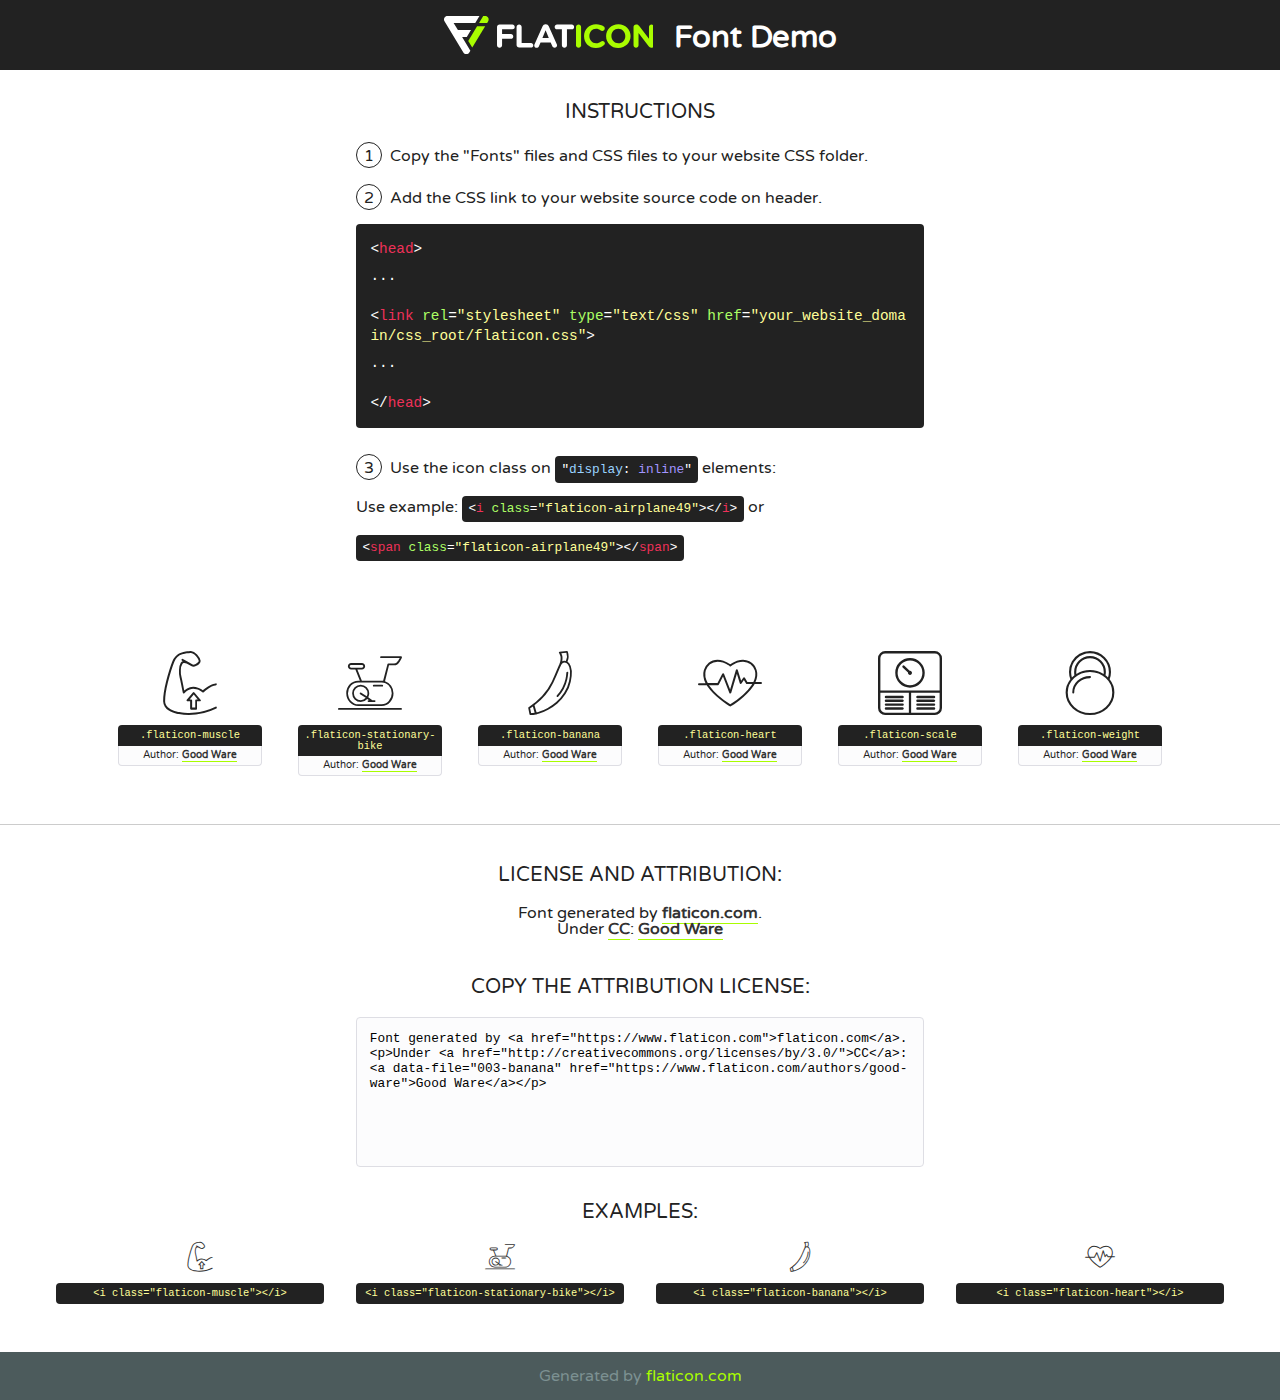
<file: fonts/flaticon/font/flaticon.html>
<!DOCTYPE html>
<!--
  Flaticon icon font: Flaticon
  Creation date: 03/06/2019 10:47
-->
<html>
<!DOCTYPE html>
<html>

<head>
    <title>Flaticon WebFont</title>
    <link href="http://fonts.googleapis.com/css?family=Varela+Round" rel="stylesheet" type="text/css" />
    <link rel="stylesheet" type="text/css" href="flaticon.css">
    <meta charset="UTF-8">
    <style>
    html, body, div, span, applet, object, iframe,
    h1, h2, h3, h4, h5, h6, p, blockquote, pre,
    a, abbr, acronym, address, big, cite, code,
    del, dfn, em, img, ins, kbd, q, s, samp,
    small, strike, strong, sub, sup, tt, var,
    b, u, i, center,
    dl, dt, dd, ol, ul, li,
    fieldset, form, label, legend,
    table, caption, tbody, tfoot, thead, tr, th, td,
    article, aside, canvas, details, embed, 
    figure, figcaption, footer, header, hgroup, 
    menu, nav, output, ruby, section, summary,
    time, mark, audio, video {
        margin: 0;
        padding: 0;
        border: 0;
        font-size: 100%;
        font: inherit;
        vertical-align: baseline;
    }
    /* HTML5 display-role reset for older browsers */
    article, aside, details, figcaption, figure, 
    footer, header, hgroup, menu, nav, section {
        display: block;
    }
    body {
        line-height: 1;
    }
    ol, ul {
        list-style: none;
    }
    blockquote, q {
        quotes: none;
    }
    blockquote:before, blockquote:after,
    q:before, q:after {
        content: '';
        content: none;
    }
    table {
        border-collapse: collapse;
        border-spacing: 0;
    }
    body {
        font-family: 'Varela Round', Helvetica, Arial, sans-serif;
        font-size: 16px;
        color: #222;
    }
    a {
        color: #333;
        border-bottom: 1px solid #a9fd00;
        font-weight: bold;
        text-decoration: none;
    }
    * {
        -moz-box-sizing: border-box;
        -webkit-box-sizing: border-box;
        box-sizing: border-box;
        margin: 0;
        padding: 0;
    }
    [class^="flaticon-"]:before, [class*=" flaticon-"]:before, [class^="flaticon-"]:after, [class*=" flaticon-"]:after {
        font-family: Flaticon;
        font-size: 30px;
        font-style: normal;
        margin-left: 20px;
        color: #333;
    }
    .wrapper {
        max-width: 600px;
        margin: auto;
        padding: 0 1em;
    }
    .title {
        font-size: 1.25em;
        text-align: center;
        margin-bottom: 1em;
        text-transform: uppercase;
    }
    header {
        text-align: center;
        background-color: #222;
        color: #fff;
        padding: 1em;
    }
    header .logo {
        width: 210px;
        height: 38px;
        display: inline-block;
        vertical-align: middle;
        margin-right: 1em;
        border: none;
    }
    header strong {
        font-size: 1.95em;
        font-weight: bold;
        vertical-align: middle;
        margin-top: 5px;
        display: inline-block;
    }
    .demo {
        margin: 2em auto;
        line-height: 1.25em;
    }
    .demo ul li {
        margin-bottom: 1em;
    }
    .demo ul li .num {
        color: #222;
        border-radius: 20px;
        display: inline-block;
        width: 26px;
        padding: 3px;
        height: 26px;
        text-align: center;
        margin-right: 0.5em;
        border: 1px solid #222;
    }
    .demo ul li code {
        background-color: #222;
        border-radius: 4px;
        padding: 0.25em 0.5em;
        display: inline-block;
        color: #fff;
        font-family: Consolas,Monaco,Lucida Console,Liberation Mono,DejaVu Sans Mono,Bitstream Vera Sans Mono,Courier New, monospace;
        font-weight: lighter;
        margin-top: 1em;
        font-size: 0.8em;
        word-break: break-all;
    }
    .demo ul li code.big {
        padding: 1em;
        font-size: 0.9em;
    }
    .demo ul li code .red {
        color: #EF3159;
    }
    .demo ul li code .green {
        color: #ACFF65;
    }
    .demo ul li code .yellow {
        color: #FFFF99;
    }
    .demo ul li code .blue {
        color: #99D3FF;
    }
    .demo ul li code .purple {
        color: #A295FF;
    }
    .demo ul li code .dots {
        margin-top: 0.5em;
        display: block;
    }
    #glyphs {
        border-bottom: 1px solid #ccc;
        padding: 2em 0;
        text-align: center;
    }
    .glyph {
        display: inline-block;
        width: 9em;
        margin: 1em;
        text-align: center;
        vertical-align: top;
        background: #FFF;
    }
    .glyph .glyph-icon {
        padding: 10px;
        display: block;
        font-family:"Flaticon";
        font-size: 64px;
        line-height: 1;
    }
    .glyph .glyph-icon:before {
        font-size: 64px;
        color: #222;
        margin-left: 0;
    }
    .class-name {
        font-size: 0.65em;
        background-color: #222;
        color: #fff;
        border-radius: 4px 4px 0 0;
        padding: 0.5em;
        color: #FFFF99;
        font-family: Consolas,Monaco,Lucida Console,Liberation Mono,DejaVu Sans Mono,Bitstream Vera Sans Mono,Courier New, monospace;
    }
    .author-name {
        font-size: 0.6em;
        background-color: #fcfcfd;
        border: 1px solid #DEDEE4;
        border-top: 0;
        border-radius: 0 0 4px 4px;
        padding: 0.5em;
    }
    .class-name:last-child {
        font-size: 10px;
        color:#888;
    }
    .class-name:last-child a {
        font-size: 10px;
        color:#555;
    }
    .class-name:last-child a:hover {
        color:#a9fd00;
    }
    .glyph > input {
        display: block;
        width: 100px;
        margin: 5px auto;
        text-align: center;
        font-size: 12px;
        cursor: text;
    }
    .glyph > input.icon-input {
        font-family:"Flaticon";
        font-size: 16px;
        margin-bottom: 10px;
    }
    .attribution .title {
        margin-top: 2em;
    }
    .attribution textarea {
        background-color: #fcfcfd;
        padding: 1em;
        border: none;
        box-shadow: none;
        border: 1px solid #DEDEE4;
        border-radius: 4px;
        resize: none;
        width: 100%;
        height: 150px;
        font-size: 0.8em;
        font-family: Consolas,Monaco,Lucida Console,Liberation Mono,DejaVu Sans Mono,Bitstream Vera Sans Mono,Courier New, monospace;
        -webkit-appearance: none;
    }
    .iconsuse {
        margin: 2em auto;
        text-align: center;
        max-width: 1200px;
    }
    .iconsuse:after {
        content: '';
        display: table;
        clear: both;
    }
    .iconsuse .image {
        float: left;
        width: 25%;
        padding: 0 1em;
    }
    .iconsuse .image p {
        margin-bottom: 1em;
    }
    .iconsuse .image span {
        display: block;
        font-size: 0.65em;
        background-color: #222;
        color: #fff;
        border-radius: 4px;
        padding: 0.5em;
        color: #FFFF99;
        margin-top: 1em;
        font-family: Consolas,Monaco,Lucida Console,Liberation Mono,DejaVu Sans Mono,Bitstream Vera Sans Mono,Courier New, monospace;
    }
    #footer {
        text-align: center;
        background-color: #4C5B5C;
        color: #7c9192;
        padding: 1em;
    }
    #footer a {
        border: none;
        color: #a9fd00;
        font-weight: normal;
    }
    @media (max-width: 960px) {
        .iconsuse .image {
            width: 50%;
        }
    }
    @media (max-width: 560px) {
        .iconsuse .image {
            width: 100%;
        }
    }
    </style>
</head>

<body class="characters-off">

    <header>
        <a href="https://www.flaticon.com" target="_blank" class="logo">
            <svg version="1.1" xmlns="http://www.w3.org/2000/svg" xmlns:xlink="http://www.w3.org/1999/xlink" xmlns:a="http://ns.adobe.com/AdobeSVGViewerExtensions/3.0/" viewBox="0 0 560.875 102.036" enable-background="new 0 0 560.875 102.036" xml:space="preserve">
                <defs>
                </defs>
                <g>
                    <g class="letters">
                        <path fill="#ffffff" d="M141.596,29.675c0-3.777,2.985-6.767,6.764-6.767h34.438c3.426,0,6.15,2.728,6.15,6.15
                        c0,3.43-2.724,6.149-6.15,6.149h-27.674v13.091h23.719c3.429,0,6.151,2.724,6.151,6.15c0,3.43-2.723,6.149-6.151,6.149h-23.719
                        v17.574c0,3.773-2.986,6.761-6.764,6.761c-3.779,0-6.764-2.989-6.764-6.761V29.675z"></path>
                        <path fill="#ffffff" d="M193.844,29.149c0-3.781,2.985-6.767,6.764-6.767c3.776,0,6.763,2.985,6.763,6.767v42.957h25.039
                        c3.426,0,6.149,2.726,6.149,6.153c0,3.425-2.723,6.15-6.149,6.15h-31.802c-3.779,0-6.764-2.986-6.764-6.768V29.149z"></path>
                        <path fill="#ffffff" d="M241.891,75.71l21.438-48.407c1.492-3.341,4.215-5.357,7.906-5.357h0.792
                        c3.686,0,6.323,2.017,7.815,5.357l21.439,48.407c0.436,0.967,0.701,1.845,0.701,2.723c0,3.602-2.809,6.501-6.414,6.501
                        c-3.161,0-5.269-1.845-6.499-4.655l-4.132-9.661h-27.059l-4.301,10.102c-1.144,2.631-3.426,4.214-6.237,4.214
                        c-3.517,0-6.24-2.81-6.24-6.325C241.1,77.64,241.451,76.677,241.891,75.71z M279.932,58.666l-8.521-20.297l-8.526,20.297H279.932
                        z"></path>
                        <path fill="#ffffff" d="M314.864,35.387H301.86c-3.429,0-6.239-2.813-6.239-6.238c0-3.429,2.811-6.24,6.239-6.24h39.533
                        c3.426,0,6.237,2.811,6.237,6.24c0,3.425-2.811,6.238-6.237,6.238h-13.001v42.785c0,3.773-2.99,6.761-6.764,6.761
                        c-3.779,0-6.764-2.989-6.764-6.761V35.387z"></path>
                        <path fill="#A9FD00" d="M352.615,29.149c0-3.781,2.985-6.767,6.767-6.767c3.774,0,6.761,2.985,6.761,6.767v49.024
                        c0,3.773-2.987,6.761-6.761,6.761c-3.781,0-6.767-2.989-6.767-6.761V29.149z"></path>
                        <path fill="#A9FD00" d="M374.132,53.836v-0.179c0-17.481,13.178-31.801,32.065-31.801c9.22,0,15.459,2.458,20.557,6.238
                        c1.402,1.054,2.637,2.985,2.637,5.357c0,3.692-2.985,6.59-6.681,6.59c-1.845,0-3.071-0.702-4.044-1.319
                        c-3.776-2.813-7.729-4.393-12.562-4.393c-10.364,0-17.831,8.611-17.831,19.154v0.173c0,10.542,7.291,19.329,17.831,19.329
                        c5.715,0,9.492-1.756,13.359-4.834c1.049-0.874,2.458-1.491,4.039-1.491c3.429,0,6.325,2.813,6.325,6.236
                        c0,2.106-1.056,3.78-2.282,4.834c-5.539,4.834-12.036,7.733-21.878,7.733C387.572,85.464,374.132,71.493,374.132,53.836z"></path>
                        <path fill="#A9FD00" d="M433.009,53.836v-0.179c0-17.481,13.79-31.801,32.766-31.801c18.981,0,32.592,14.143,32.592,31.628v0.173
                        c0,17.483-13.785,31.807-32.769,31.807C446.625,85.464,433.009,71.32,433.009,53.836z M484.224,53.836v-0.179
                        c0-10.539-7.725-19.326-18.626-19.326c-10.893,0-18.449,8.611-18.449,19.154v0.173c0,10.542,7.73,19.329,18.626,19.329
                        C476.676,72.986,484.224,64.378,484.224,53.836z"></path>
                        <path fill="#A9FD00" d="M506.233,29.321c0-3.774,2.99-6.763,6.767-6.763h1.401c3.252,0,5.183,1.583,7.029,3.953l26.093,34.265
                        V29.059c0-3.692,2.99-6.677,6.681-6.677c3.683,0,6.671,2.985,6.671,6.677v48.934c0,3.78-2.987,6.765-6.764,6.765h-0.436
                        c-3.257,0-5.188-1.581-7.034-3.953l-27.056-35.492v32.944c0,3.687-2.985,6.676-6.678,6.676c-3.683,0-6.673-2.989-6.673-6.676
                        V29.321z"></path>
                    </g>
                    <g class="insignia">
                        <path fill="#ffffff" d="M48.372,56.137h12.517l11.156-18.537H37.186L25.688,18.539h57.825L94.668,0H9.271
                        C5.925,0,2.842,1.801,1.198,4.716c-1.644,2.907-1.593,6.482,0.134,9.343l50.38,83.501c1.678,2.781,4.689,4.476,7.938,4.476
                        c3.246,0,6.257-1.695,7.935-4.476l2.898-4.804L48.372,56.137z"></path>
                        <g class="i">
                            <path fill="#A9FD00" d="M93.575,18.539h0.031v0.004l21.652,0.004l2.705-4.488c1.727-2.861,1.778-6.436,0.133-9.343
                            C116.454,1.801,113.371,0,110.026,0h-5.294L93.575,18.539z"></path>
                            <polygon fill="#A9FD00" points="88.291,27.356 64.725,66.486 75.519,84.404 109.942,27.356"></polygon>
                        </g>
                    </g>
                </g>
            </svg>
        </a>
        <strong>Font Demo</strong>
    </header>


    <section class="demo wrapper">

        <p class="title">Instructions</p>

        <ul>
            <li>
                <span class="num">1</span>Copy the "Fonts" files and CSS files to your website CSS folder.
            </li>
            <li>
                <span class="num">2</span>Add the CSS link to your website source code on header.
                <code class="big">
                    &lt;<span class="red">head</span>&gt;
                    <br/><span class="dots">...</span>
                    <br/>&lt;<span class="red">link</span> <span class="green">rel</span>=<span class="yellow">"stylesheet"</span> <span class="green">type</span>=<span class="yellow">"text/css"</span> <span class="green">href</span>=<span class="yellow">"your_website_domain/css_root/flaticon.css"</span>&gt;
                    <br/><span class="dots">...</span>
                    <br/>&lt;/<span class="red">head</span>&gt;
                </code>
            </li>

            <li>
                <p>
                    <span class="num">3</span>Use the icon class on <code>"<span class="blue">display</span>:<span class="purple"> inline</span>"</code> elements:
                    <br />
                    Use example: <code>&lt;<span class="red">i</span> <span class="green">class</span>=<span class="yellow">&quot;flaticon-airplane49&quot;</span>&gt;&lt;/<span class="red">i</span>&gt;</code> or <code>&lt;<span class="red">span</span> <span class="green">class</span>=<span class="yellow">&quot;flaticon-airplane49&quot;</span>&gt;&lt;/<span class="red">span</span>&gt;</code>
            </li>
        </ul>

    </section>




   <section id="glyphs">          
    
      
        <div class="glyph"><div class="glyph-icon flaticon-muscle"></div>
            <div class="class-name">.flaticon-muscle</div>
            <div class="author-name">Author: <a data-file="001-muscle" href="https://www.flaticon.com/authors/good-ware">Good Ware</a> </div> 
        </div>        
        
        <div class="glyph"><div class="glyph-icon flaticon-stationary-bike"></div>
            <div class="class-name">.flaticon-stationary-bike</div>
            <div class="author-name">Author: <a data-file="002-stationary-bike" href="https://www.flaticon.com/authors/good-ware">Good Ware</a> </div> 
        </div>        
        
        <div class="glyph"><div class="glyph-icon flaticon-banana"></div>
            <div class="class-name">.flaticon-banana</div>
            <div class="author-name">Author: <a data-file="003-banana" href="https://www.flaticon.com/authors/good-ware">Good Ware</a> </div> 
        </div>        
        
        <div class="glyph"><div class="glyph-icon flaticon-heart"></div>
            <div class="class-name">.flaticon-heart</div>
            <div class="author-name">Author: <a data-file="004-heart" href="https://www.flaticon.com/authors/good-ware">Good Ware</a> </div> 
        </div>        
        
        <div class="glyph"><div class="glyph-icon flaticon-scale"></div>
            <div class="class-name">.flaticon-scale</div>
            <div class="author-name">Author: <a data-file="005-scale" href="https://www.flaticon.com/authors/good-ware">Good Ware</a> </div> 
        </div>        
        
        <div class="glyph"><div class="glyph-icon flaticon-weight"></div>
            <div class="class-name">.flaticon-weight</div>
            <div class="author-name">Author: <a data-file="006-weight" href="https://www.flaticon.com/authors/good-ware">Good Ware</a> </div> 
        </div>        
        

    </section>



    <section class="attribution wrapper"   style="text-align:center;">

      <div class="title">License and attribution:</div><div class="attrDiv">Font generated by <a href="https://www.flaticon.com">flaticon.com</a>. <div><p>Under <a href="http://creativecommons.org/licenses/by/3.0/">CC</a>: <a data-file="003-banana" href="https://www.flaticon.com/authors/good-ware">Good Ware</a></p>  </div>
      </div>
      <div class="title">Copy the Attribution License:</div>

    <textarea onclick="this.focus();this.select();">Font generated by &lt;a href=&quot;https://www.flaticon.com&quot;&gt;flaticon.com&lt;/a&gt;. <p>Under <a href="http://creativecommons.org/licenses/by/3.0/">CC</a>: <a data-file="003-banana" href="https://www.flaticon.com/authors/good-ware">Good Ware</a></p>  
     </textarea>

    </section>

    <section class="iconsuse">

          <div class="title">Examples:</div>            
             
            <div class="image">
                <p>
                    <i class="glyph-icon flaticon-muscle"></i> 
                    <span>&lt;i class=&quot;flaticon-muscle&quot;&gt;&lt;/i&gt;</span>
                </p>
            </div>
            
            <div class="image">
                <p>
                    <i class="glyph-icon flaticon-stationary-bike"></i> 
                    <span>&lt;i class=&quot;flaticon-stationary-bike&quot;&gt;&lt;/i&gt;</span>
                </p>
            </div>
            
            <div class="image">
                <p>
                    <i class="glyph-icon flaticon-banana"></i> 
                    <span>&lt;i class=&quot;flaticon-banana&quot;&gt;&lt;/i&gt;</span>
                </p>
            </div>
            
            <div class="image">
                <p>
                    <i class="glyph-icon flaticon-heart"></i> 
                    <span>&lt;i class=&quot;flaticon-heart&quot;&gt;&lt;/i&gt;</span>
                </p>
            </div>
                       
        </div>
                            
    </section>

<div id="footer">
    <div>Generated by <a href="https://www.flaticon.com">flaticon.com</a>
    </div>
</div>



</body>
</html>
</file>
<file: fonts/icomoon/style.css>
@font-face {
  font-family: 'icomoon';
  src:  url('fonts/icomoon.eot?10si43');
  src:  url('fonts/icomoon.eot?10si43#iefix') format('embedded-opentype'),
    url('fonts/icomoon.ttf?10si43') format('truetype'),
    url('fonts/icomoon.woff?10si43') format('woff'),
    url('fonts/icomoon.svg?10si43#icomoon') format('svg');
  font-weight: normal;
  font-style: normal;
}

[class^="icon-"], [class*=" icon-"] {
  /* use !important to prevent issues with browser extensions that change fonts */
  font-family: 'icomoon' !important;
  speak: none;
  font-style: normal;
  font-weight: normal;
  font-variant: normal;
  text-transform: none;
  line-height: 1;

  /* Better Font Rendering =========== */
  -webkit-font-smoothing: antialiased;
  -moz-osx-font-smoothing: grayscale;
}

.icon-asterisk:before {
  content: "\f069";
}
.icon-plus:before {
  content: "\f067";
}
.icon-question:before {
  content: "\f128";
}
.icon-minus:before {
  content: "\f068";
}
.icon-glass:before {
  content: "\f000";
}
.icon-music:before {
  content: "\f001";
}
.icon-search:before {
  content: "\f002";
}
.icon-envelope-o:before {
  content: "\f003";
}
.icon-heart:before {
  content: "\f004";
}
.icon-star:before {
  content: "\f005";
}
.icon-star-o:before {
  content: "\f006";
}
.icon-user:before {
  content: "\f007";
}
.icon-film:before {
  content: "\f008";
}
.icon-th-large:before {
  content: "\f009";
}
.icon-th:before {
  content: "\f00a";
}
.icon-th-list:before {
  content: "\f00b";
}
.icon-check:before {
  content: "\f00c";
}
.icon-close:before {
  content: "\f00d";
}
.icon-remove:before {
  content: "\f00d";
}
.icon-times:before {
  content: "\f00d";
}
.icon-search-plus:before {
  content: "\f00e";
}
.icon-search-minus:before {
  content: "\f010";
}
.icon-power-off:before {
  content: "\f011";
}
.icon-signal:before {
  content: "\f012";
}
.icon-cog:before {
  content: "\f013";
}
.icon-gear:before {
  content: "\f013";
}
.icon-trash-o:before {
  content: "\f014";
}
.icon-home:before {
  content: "\f015";
}
.icon-file-o:before {
  content: "\f016";
}
.icon-clock-o:before {
  content: "\f017";
}
.icon-road:before {
  content: "\f018";
}
.icon-download:before {
  content: "\f019";
}
.icon-arrow-circle-o-down:before {
  content: "\f01a";
}
.icon-arrow-circle-o-up:before {
  content: "\f01b";
}
.icon-inbox:before {
  content: "\f01c";
}
.icon-play-circle-o:before {
  content: "\f01d";
}
.icon-repeat:before {
  content: "\f01e";
}
.icon-rotate-right:before {
  content: "\f01e";
}
.icon-refresh:before {
  content: "\f021";
}
.icon-list-alt:before {
  content: "\f022";
}
.icon-lock:before {
  content: "\f023";
}
.icon-flag:before {
  content: "\f024";
}
.icon-headphones:before {
  content: "\f025";
}
.icon-volume-off:before {
  content: "\f026";
}
.icon-volume-down:before {
  content: "\f027";
}
.icon-volume-up:before {
  content: "\f028";
}
.icon-qrcode:before {
  content: "\f029";
}
.icon-barcode:before {
  content: "\f02a";
}
.icon-tag:before {
  content: "\f02b";
}
.icon-tags:before {
  content: "\f02c";
}
.icon-book:before {
  content: "\f02d";
}
.icon-bookmark:before {
  content: "\f02e";
}
.icon-print:before {
  content: "\f02f";
}
.icon-camera:before {
  content: "\f030";
}
.icon-font:before {
  content: "\f031";
}
.icon-bold:before {
  content: "\f032";
}
.icon-italic:before {
  content: "\f033";
}
.icon-text-height:before {
  content: "\f034";
}
.icon-text-width:before {
  content: "\f035";
}
.icon-align-left:before {
  content: "\f036";
}
.icon-align-center:before {
  content: "\f037";
}
.icon-align-right:before {
  content: "\f038";
}
.icon-align-justify:before {
  content: "\f039";
}
.icon-list:before {
  content: "\f03a";
}
.icon-dedent:before {
  content: "\f03b";
}
.icon-outdent:before {
  content: "\f03b";
}
.icon-indent:before {
  content: "\f03c";
}
.icon-video-camera:before {
  content: "\f03d";
}
.icon-image:before {
  content: "\f03e";
}
.icon-photo:before {
  content: "\f03e";
}
.icon-picture-o:before {
  content: "\f03e";
}
.icon-pencil:before {
  content: "\f040";
}
.icon-map-marker:before {
  content: "\f041";
}
.icon-adjust:before {
  content: "\f042";
}
.icon-tint:before {
  content: "\f043";
}
.icon-edit:before {
  content: "\f044";
}
.icon-pencil-square-o:before {
  content: "\f044";
}
.icon-share-square-o:before {
  content: "\f045";
}
.icon-check-square-o:before {
  content: "\f046";
}
.icon-arrows:before {
  content: "\f047";
}
.icon-step-backward:before {
  content: "\f048";
}
.icon-fast-backward:before {
  content: "\f049";
}
.icon-backward:before {
  content: "\f04a";
}
.icon-play:before {
  content: "\f04b";
}
.icon-pause:before {
  content: "\f04c";
}
.icon-stop:before {
  content: "\f04d";
}
.icon-forward:before {
  content: "\f04e";
}
.icon-fast-forward:before {
  content: "\f050";
}
.icon-step-forward:before {
  content: "\f051";
}
.icon-eject:before {
  content: "\f052";
}
.icon-chevron-left:before {
  content: "\f053";
}
.icon-chevron-right:before {
  content: "\f054";
}
.icon-plus-circle:before {
  content: "\f055";
}
.icon-minus-circle:before {
  content: "\f056";
}
.icon-times-circle:before {
  content: "\f057";
}
.icon-check-circle:before {
  content: "\f058";
}
.icon-question-circle:before {
  content: "\f059";
}
.icon-info-circle:before {
  content: "\f05a";
}
.icon-crosshairs:before {
  content: "\f05b";
}
.icon-times-circle-o:before {
  content: "\f05c";
}
.icon-check-circle-o:before {
  content: "\f05d";
}
.icon-ban:before {
  content: "\f05e";
}
.icon-arrow-left:before {
  content: "\f060";
}
.icon-arrow-right:before {
  content: "\f061";
}
.icon-arrow-up:before {
  content: "\f062";
}
.icon-arrow-down:before {
  content: "\f063";
}
.icon-mail-forward:before {
  content: "\f064";
}
.icon-share:before {
  content: "\f064";
}
.icon-expand:before {
  content: "\f065";
}
.icon-compress:before {
  content: "\f066";
}
.icon-exclamation-circle:before {
  content: "\f06a";
}
.icon-gift:before {
  content: "\f06b";
}
.icon-leaf:before {
  content: "\f06c";
}
.icon-fire:before {
  content: "\f06d";
}
.icon-eye:before {
  content: "\f06e";
}
.icon-eye-slash:before {
  content: "\f070";
}
.icon-exclamation-triangle:before {
  content: "\f071";
}
.icon-warning:before {
  content: "\f071";
}
.icon-plane:before {
  content: "\f072";
}
.icon-calendar:before {
  content: "\f073";
}
.icon-random:before {
  content: "\f074";
}
.icon-comment:before {
  content: "\f075";
}
.icon-magnet:before {
  content: "\f076";
}
.icon-chevron-up:before {
  content: "\f077";
}
.icon-chevron-down:before {
  content: "\f078";
}
.icon-retweet:before {
  content: "\f079";
}
.icon-shopping-cart:before {
  content: "\f07a";
}
.icon-folder:before {
  content: "\f07b";
}
.icon-folder-open:before {
  content: "\f07c";
}
.icon-arrows-v:before {
  content: "\f07d";
}
.icon-arrows-h:before {
  content: "\f07e";
}
.icon-bar-chart:before {
  content: "\f080";
}
.icon-bar-chart-o:before {
  content: "\f080";
}
.icon-twitter-square:before {
  content: "\f081";
}
.icon-facebook-square:before {
  content: "\f082";
}
.icon-camera-retro:before {
  content: "\f083";
}
.icon-key:before {
  content: "\f084";
}
.icon-cogs:before {
  content: "\f085";
}
.icon-gears:before {
  content: "\f085";
}
.icon-comments:before {
  content: "\f086";
}
.icon-thumbs-o-up:before {
  content: "\f087";
}
.icon-thumbs-o-down:before {
  content: "\f088";
}
.icon-star-half:before {
  content: "\f089";
}
.icon-heart-o:before {
  content: "\f08a";
}
.icon-sign-out:before {
  content: "\f08b";
}
.icon-linkedin-square:before {
  content: "\f08c";
}
.icon-thumb-tack:before {
  content: "\f08d";
}
.icon-external-link:before {
  content: "\f08e";
}
.icon-sign-in:before {
  content: "\f090";
}
.icon-trophy:before {
  content: "\f091";
}
.icon-github-square:before {
  content: "\f092";
}
.icon-upload:before {
  content: "\f093";
}
.icon-lemon-o:before {
  content: "\f094";
}
.icon-phone:before {
  content: "\f095";
}
.icon-square-o:before {
  content: "\f096";
}
.icon-bookmark-o:before {
  content: "\f097";
}
.icon-phone-square:before {
  content: "\f098";
}
.icon-twitter:before {
  content: "\f099";
}
.icon-facebook:before {
  content: "\f09a";
}
.icon-facebook-f:before {
  content: "\f09a";
}
.icon-github:before {
  content: "\f09b";
}
.icon-unlock:before {
  content: "\f09c";
}
.icon-credit-card:before {
  content: "\f09d";
}
.icon-feed:before {
  content: "\f09e";
}
.icon-rss:before {
  content: "\f09e";
}
.icon-hdd-o:before {
  content: "\f0a0";
}
.icon-bullhorn:before {
  content: "\f0a1";
}
.icon-bell-o:before {
  content: "\f0a2";
}
.icon-certificate:before {
  content: "\f0a3";
}
.icon-hand-o-right:before {
  content: "\f0a4";
}
.icon-hand-o-left:before {
  content: "\f0a5";
}
.icon-hand-o-up:before {
  content: "\f0a6";
}
.icon-hand-o-down:before {
  content: "\f0a7";
}
.icon-arrow-circle-left:before {
  content: "\f0a8";
}
.icon-arrow-circle-right:before {
  content: "\f0a9";
}
.icon-arrow-circle-up:before {
  content: "\f0aa";
}
.icon-arrow-circle-down:before {
  content: "\f0ab";
}
.icon-globe:before {
  content: "\f0ac";
}
.icon-wrench:before {
  content: "\f0ad";
}
.icon-tasks:before {
  content: "\f0ae";
}
.icon-filter:before {
  content: "\f0b0";
}
.icon-briefcase:before {
  content: "\f0b1";
}
.icon-arrows-alt:before {
  content: "\f0b2";
}
.icon-group:before {
  content: "\f0c0";
}
.icon-users:before {
  content: "\f0c0";
}
.icon-chain:before {
  content: "\f0c1";
}
.icon-link:before {
  content: "\f0c1";
}
.icon-cloud:before {
  content: "\f0c2";
}
.icon-flask:before {
  content: "\f0c3";
}
.icon-cut:before {
  content: "\f0c4";
}
.icon-scissors:before {
  content: "\f0c4";
}
.icon-copy:before {
  content: "\f0c5";
}
.icon-files-o:before {
  content: "\f0c5";
}
.icon-paperclip:before {
  content: "\f0c6";
}
.icon-floppy-o:before {
  content: "\f0c7";
}
.icon-save:before {
  content: "\f0c7";
}
.icon-square:before {
  content: "\f0c8";
}
.icon-bars:before {
  content: "\f0c9";
}
.icon-navicon:before {
  content: "\f0c9";
}
.icon-reorder:before {
  content: "\f0c9";
}
.icon-list-ul:before {
  content: "\f0ca";
}
.icon-list-ol:before {
  content: "\f0cb";
}
.icon-strikethrough:before {
  content: "\f0cc";
}
.icon-underline:before {
  content: "\f0cd";
}
.icon-table:before {
  content: "\f0ce";
}
.icon-magic:before {
  content: "\f0d0";
}
.icon-truck:before {
  content: "\f0d1";
}
.icon-pinterest:before {
  content: "\f0d2";
}
.icon-pinterest-square:before {
  content: "\f0d3";
}
.icon-google-plus-square:before {
  content: "\f0d4";
}
.icon-google-plus:before {
  content: "\f0d5";
}
.icon-money:before {
  content: "\f0d6";
}
.icon-caret-down:before {
  content: "\f0d7";
}
.icon-caret-up:before {
  content: "\f0d8";
}
.icon-caret-left:before {
  content: "\f0d9";
}
.icon-caret-right:before {
  content: "\f0da";
}
.icon-columns:before {
  content: "\f0db";
}
.icon-sort:before {
  content: "\f0dc";
}
.icon-unsorted:before {
  content: "\f0dc";
}
.icon-sort-desc:before {
  content: "\f0dd";
}
.icon-sort-down:before {
  content: "\f0dd";
}
.icon-sort-asc:before {
  content: "\f0de";
}
.icon-sort-up:before {
  content: "\f0de";
}
.icon-envelope:before {
  content: "\f0e0";
}
.icon-linkedin:before {
  content: "\f0e1";
}
.icon-rotate-left:before {
  content: "\f0e2";
}
.icon-undo:before {
  content: "\f0e2";
}
.icon-gavel:before {
  content: "\f0e3";
}
.icon-ligal:before {
  content: "\f0e3";
}
.icon-dashboard:before {
  content: "\f0e4";
}
.icon-tachometer:before {
  content: "\f0e4";
}
.icon-comment-o:before {
  content: "\f0e5";
}
.icon-comments-o:before {
  content: "\f0e6";
}
.icon-bolt:before {
  content: "\f0e7";
}
.icon-flash:before {
  content: "\f0e7";
}
.icon-sitemap:before {
  content: "\f0e8";
}
.icon-umbrella:before {
  content: "\f0e9";
}
.icon-clipboard:before {
  content: "\f0ea";
}
.icon-paste:before {
  content: "\f0ea";
}
.icon-lightbulb-o:before {
  content: "\f0eb";
}
.icon-exchange:before {
  content: "\f0ec";
}
.icon-cloud-download:before {
  content: "\f0ed";
}
.icon-cloud-upload:before {
  content: "\f0ee";
}
.icon-user-md:before {
  content: "\f0f0";
}
.icon-stethoscope:before {
  content: "\f0f1";
}
.icon-suitcase:before {
  content: "\f0f2";
}
.icon-bell:before {
  content: "\f0f3";
}
.icon-coffee:before {
  content: "\f0f4";
}
.icon-cutlery:before {
  content: "\f0f5";
}
.icon-file-text-o:before {
  content: "\f0f6";
}
.icon-building-o:before {
  content: "\f0f7";
}
.icon-hospital-o:before {
  content: "\f0f8";
}
.icon-ambulance:before {
  content: "\f0f9";
}
.icon-medkit:before {
  content: "\f0fa";
}
.icon-fighter-jet:before {
  content: "\f0fb";
}
.icon-beer:before {
  content: "\f0fc";
}
.icon-h-square:before {
  content: "\f0fd";
}
.icon-plus-square:before {
  content: "\f0fe";
}
.icon-angle-double-left:before {
  content: "\f100";
}
.icon-angle-double-right:before {
  content: "\f101";
}
.icon-angle-double-up:before {
  content: "\f102";
}
.icon-angle-double-down:before {
  content: "\f103";
}
.icon-angle-left:before {
  content: "\f104";
}
.icon-angle-right:before {
  content: "\f105";
}
.icon-angle-up:before {
  content: "\f106";
}
.icon-angle-down:before {
  content: "\f107";
}
.icon-desktop:before {
  content: "\f108";
}
.icon-laptop:before {
  content: "\f109";
}
.icon-tablet:before {
  content: "\f10a";
}
.icon-mobile:before {
  content: "\f10b";
}
.icon-mobile-phone:before {
  content: "\f10b";
}
.icon-circle-o:before {
  content: "\f10c";
}
.icon-quote-left:before {
  content: "\f10d";
}
.icon-quote-right:before {
  content: "\f10e";
}
.icon-spinner:before {
  content: "\f110";
}
.icon-circle:before {
  content: "\f111";
}
.icon-mail-reply:before {
  content: "\f112";
}
.icon-reply:before {
  content: "\f112";
}
.icon-github-alt:before {
  content: "\f113";
}
.icon-folder-o:before {
  content: "\f114";
}
.icon-folder-open-o:before {
  content: "\f115";
}
.icon-smile-o:before {
  content: "\f118";
}
.icon-frown-o:before {
  content: "\f119";
}
.icon-meh-o:before {
  content: "\f11a";
}
.icon-gamepad:before {
  content: "\f11b";
}
.icon-keyboard-o:before {
  content: "\f11c";
}
.icon-flag-o:before {
  content: "\f11d";
}
.icon-flag-checkered:before {
  content: "\f11e";
}
.icon-terminal:before {
  content: "\f120";
}
.icon-code:before {
  content: "\f121";
}
.icon-mail-reply-all:before {
  content: "\f122";
}
.icon-reply-all:before {
  content: "\f122";
}
.icon-star-half-empty:before {
  content: "\f123";
}
.icon-star-half-full:before {
  content: "\f123";
}
.icon-star-half-o:before {
  content: "\f123";
}
.icon-location-arrow:before {
  content: "\f124";
}
.icon-crop:before {
  content: "\f125";
}
.icon-code-fork:before {
  content: "\f126";
}
.icon-chain-broken:before {
  content: "\f127";
}
.icon-unlink:before {
  content: "\f127";
}
.icon-info:before {
  content: "\f129";
}
.icon-exclamation:before {
  content: "\f12a";
}
.icon-superscript:before {
  content: "\f12b";
}
.icon-subscript:before {
  content: "\f12c";
}
.icon-eraser:before {
  content: "\f12d";
}
.icon-puzzle-piece:before {
  content: "\f12e";
}
.icon-microphone:before {
  content: "\f130";
}
.icon-microphone-slash:before {
  content: "\f131";
}
.icon-shield:before {
  content: "\f132";
}
.icon-calendar-o:before {
  content: "\f133";
}
.icon-fire-extinguisher:before {
  content: "\f134";
}
.icon-rocket:before {
  content: "\f135";
}
.icon-maxcdn:before {
  content: "\f136";
}
.icon-chevron-circle-left:before {
  content: "\f137";
}
.icon-chevron-circle-right:before {
  content: "\f138";
}
.icon-chevron-circle-up:before {
  content: "\f139";
}
.icon-chevron-circle-down:before {
  content: "\f13a";
}
.icon-html5:before {
  content: "\f13b";
}
.icon-css3:before {
  content: "\f13c";
}
.icon-anchor:before {
  content: "\f13d";
}
.icon-unlock-alt:before {
  content: "\f13e";
}
.icon-bullseye:before {
  content: "\f140";
}
.icon-ellipsis-h:before {
  content: "\f141";
}
.icon-ellipsis-v:before {
  content: "\f142";
}
.icon-rss-square:before {
  content: "\f143";
}
.icon-play-circle:before {
  content: "\f144";
}
.icon-ticket:before {
  content: "\f145";
}
.icon-minus-square:before {
  content: "\f146";
}
.icon-minus-square-o:before {
  content: "\f147";
}
.icon-level-up:before {
  content: "\f148";
}
.icon-level-down:before {
  content: "\f149";
}
.icon-check-square:before {
  content: "\f14a";
}
.icon-pencil-square:before {
  content: "\f14b";
}
.icon-external-link-square:before {
  content: "\f14c";
}
.icon-share-square:before {
  content: "\f14d";
}
.icon-compass:before {
  content: "\f14e";
}
.icon-caret-square-o-down:before {
  content: "\f150";
}
.icon-toggle-down:before {
  content: "\f150";
}
.icon-caret-square-o-up:before {
  content: "\f151";
}
.icon-toggle-up:before {
  content: "\f151";
}
.icon-caret-square-o-right:before {
  content: "\f152";
}
.icon-toggle-right:before {
  content: "\f152";
}
.icon-eur:before {
  content: "\f153";
}
.icon-euro:before {
  content: "\f153";
}
.icon-gbp:before {
  content: "\f154";
}
.icon-dollar:before {
  content: "\f155";
}
.icon-usd:before {
  content: "\f155";
}
.icon-inr:before {
  content: "\f156";
}
.icon-rupee:before {
  content: "\f156";
}
.icon-cny:before {
  content: "\f157";
}
.icon-jpy:before {
  content: "\f157";
}
.icon-rmb:before {
  content: "\f157";
}
.icon-yen:before {
  content: "\f157";
}
.icon-rouble:before {
  content: "\f158";
}
.icon-rub:before {
  content: "\f158";
}
.icon-ruble:before {
  content: "\f158";
}
.icon-krw:before {
  content: "\f159";
}
.icon-won:before {
  content: "\f159";
}
.icon-bitcoin:before {
  content: "\f15a";
}
.icon-btc:before {
  content: "\f15a";
}
.icon-file:before {
  content: "\f15b";
}
.icon-file-text:before {
  content: "\f15c";
}
.icon-sort-alpha-asc:before {
  content: "\f15d";
}
.icon-sort-alpha-desc:before {
  content: "\f15e";
}
.icon-sort-amount-asc:before {
  content: "\f160";
}
.icon-sort-amount-desc:before {
  content: "\f161";
}
.icon-sort-numeric-asc:before {
  content: "\f162";
}
.icon-sort-numeric-desc:before {
  content: "\f163";
}
.icon-thumbs-up:before {
  content: "\f164";
}
.icon-thumbs-down:before {
  content: "\f165";
}
.icon-youtube-square:before {
  content: "\f166";
}
.icon-youtube:before {
  content: "\f167";
}
.icon-xing:before {
  content: "\f168";
}
.icon-xing-square:before {
  content: "\f169";
}
.icon-youtube-play:before {
  content: "\f16a";
}
.icon-dropbox:before {
  content: "\f16b";
}
.icon-stack-overflow:before {
  content: "\f16c";
}
.icon-instagram:before {
  content: "\f16d";
}
.icon-flickr:before {
  content: "\f16e";
}
.icon-adn:before {
  content: "\f170";
}
.icon-bitbucket:before {
  content: "\f171";
}
.icon-bitbucket-square:before {
  content: "\f172";
}
.icon-tumblr:before {
  content: "\f173";
}
.icon-tumblr-square:before {
  content: "\f174";
}
.icon-long-arrow-down:before {
  content: "\f175";
}
.icon-long-arrow-up:before {
  content: "\f176";
}
.icon-long-arrow-left:before {
  content: "\f177";
}
.icon-long-arrow-right:before {
  content: "\f178";
}
.icon-apple:before {
  content: "\f179";
}
.icon-windows:before {
  content: "\f17a";
}
.icon-android:before {
  content: "\f17b";
}
.icon-linux:before {
  content: "\f17c";
}
.icon-dribbble:before {
  content: "\f17d";
}
.icon-skype:before {
  content: "\f17e";
}
.icon-foursquare:before {
  content: "\f180";
}
.icon-trello:before {
  content: "\f181";
}
.icon-female:before {
  content: "\f182";
}
.icon-male:before {
  content: "\f183";
}
.icon-gittip:before {
  content: "\f184";
}
.icon-gratipay:before {
  content: "\f184";
}
.icon-sun-o:before {
  content: "\f185";
}
.icon-moon-o:before {
  content: "\f186";
}
.icon-archive:before {
  content: "\f187";
}
.icon-bug:before {
  content: "\f188";
}
.icon-vk:before {
  content: "\f189";
}
.icon-weibo:before {
  content: "\f18a";
}
.icon-renren:before {
  content: "\f18b";
}
.icon-pagelines:before {
  content: "\f18c";
}
.icon-stack-exchange:before {
  content: "\f18d";
}
.icon-arrow-circle-o-right:before {
  content: "\f18e";
}
.icon-arrow-circle-o-left:before {
  content: "\f190";
}
.icon-caret-square-o-left:before {
  content: "\f191";
}
.icon-toggle-left:before {
  content: "\f191";
}
.icon-dot-circle-o:before {
  content: "\f192";
}
.icon-wheelchair:before {
  content: "\f193";
}
.icon-vimeo-square:before {
  content: "\f194";
}
.icon-try:before {
  content: "\f195";
}
.icon-turkish-lira:before {
  content: "\f195";
}
.icon-plus-square-o:before {
  content: "\f196";
}
.icon-space-shuttle:before {
  content: "\f197";
}
.icon-slack:before {
  content: "\f198";
}
.icon-envelope-square:before {
  content: "\f199";
}
.icon-wordpress:before {
  content: "\f19a";
}
.icon-openid:before {
  content: "\f19b";
}
.icon-bank:before {
  content: "\f19c";
}
.icon-institution:before {
  content: "\f19c";
}
.icon-university:before {
  content: "\f19c";
}
.icon-graduation-cap:before {
  content: "\f19d";
}
.icon-mortar-board:before {
  content: "\f19d";
}
.icon-yahoo:before {
  content: "\f19e";
}
.icon-google:before {
  content: "\f1a0";
}
.icon-reddit:before {
  content: "\f1a1";
}
.icon-reddit-square:before {
  content: "\f1a2";
}
.icon-stumbleupon-circle:before {
  content: "\f1a3";
}
.icon-stumbleupon:before {
  content: "\f1a4";
}
.icon-delicious:before {
  content: "\f1a5";
}
.icon-digg:before {
  content: "\f1a6";
}
.icon-pied-piper-pp:before {
  content: "\f1a7";
}
.icon-pied-piper-alt:before {
  content: "\f1a8";
}
.icon-drupal:before {
  content: "\f1a9";
}
.icon-joomla:before {
  content: "\f1aa";
}
.icon-language:before {
  content: "\f1ab";
}
.icon-fax:before {
  content: "\f1ac";
}
.icon-building:before {
  content: "\f1ad";
}
.icon-child:before {
  content: "\f1ae";
}
.icon-paw:before {
  content: "\f1b0";
}
.icon-spoon:before {
  content: "\f1b1";
}
.icon-cube:before {
  content: "\f1b2";
}
.icon-cubes:before {
  content: "\f1b3";
}
.icon-behance:before {
  content: "\f1b4";
}
.icon-behance-square:before {
  content: "\f1b5";
}
.icon-steam:before {
  content: "\f1b6";
}
.icon-steam-square:before {
  content: "\f1b7";
}
.icon-recycle:before {
  content: "\f1b8";
}
.icon-automobile:before {
  content: "\f1b9";
}
.icon-car:before {
  content: "\f1b9";
}
.icon-cab:before {
  content: "\f1ba";
}
.icon-taxi:before {
  content: "\f1ba";
}
.icon-tree:before {
  content: "\f1bb";
}
.icon-spotify:before {
  content: "\f1bc";
}
.icon-deviantart:before {
  content: "\f1bd";
}
.icon-soundcloud:before {
  content: "\f1be";
}
.icon-database:before {
  content: "\f1c0";
}
.icon-file-pdf-o:before {
  content: "\f1c1";
}
.icon-file-word-o:before {
  content: "\f1c2";
}
.icon-file-excel-o:before {
  content: "\f1c3";
}
.icon-file-powerpoint-o:before {
  content: "\f1c4";
}
.icon-file-image-o:before {
  content: "\f1c5";
}
.icon-file-photo-o:before {
  content: "\f1c5";
}
.icon-file-picture-o:before {
  content: "\f1c5";
}
.icon-file-archive-o:before {
  content: "\f1c6";
}
.icon-file-zip-o:before {
  content: "\f1c6";
}
.icon-file-audio-o:before {
  content: "\f1c7";
}
.icon-file-sound-o:before {
  content: "\f1c7";
}
.icon-file-movie-o:before {
  content: "\f1c8";
}
.icon-file-video-o:before {
  content: "\f1c8";
}
.icon-file-code-o:before {
  content: "\f1c9";
}
.icon-vine:before {
  content: "\f1ca";
}
.icon-codepen:before {
  content: "\f1cb";
}
.icon-jsfiddle:before {
  content: "\f1cc";
}
.icon-life-bouy:before {
  content: "\f1cd";
}
.icon-life-buoy:before {
  content: "\f1cd";
}
.icon-life-ring:before {
  content: "\f1cd";
}
.icon-life-saver:before {
  content: "\f1cd";
}
.icon-support:before {
  content: "\f1cd";
}
.icon-circle-o-notch:before {
  content: "\f1ce";
}
.icon-ra:before {
  content: "\f1d0";
}
.icon-rebel:before {
  content: "\f1d0";
}
.icon-resistance:before {
  content: "\f1d0";
}
.icon-empire:before {
  content: "\f1d1";
}
.icon-ge:before {
  content: "\f1d1";
}
.icon-git-square:before {
  content: "\f1d2";
}
.icon-git:before {
  content: "\f1d3";
}
.icon-hacker-news:before {
  content: "\f1d4";
}
.icon-y-combinator-square:before {
  content: "\f1d4";
}
.icon-yc-square:before {
  content: "\f1d4";
}
.icon-tencent-weibo:before {
  content: "\f1d5";
}
.icon-qq:before {
  content: "\f1d6";
}
.icon-wechat:before {
  content: "\f1d7";
}
.icon-weixin:before {
  content: "\f1d7";
}
.icon-paper-plane:before {
  content: "\f1d8";
}
.icon-send:before {
  content: "\f1d8";
}
.icon-paper-plane-o:before {
  content: "\f1d9";
}
.icon-send-o:before {
  content: "\f1d9";
}
.icon-history:before {
  content: "\f1da";
}
.icon-circle-thin:before {
  content: "\f1db";
}
.icon-header:before {
  content: "\f1dc";
}
.icon-paragraph:before {
  content: "\f1dd";
}
.icon-sliders:before {
  content: "\f1de";
}
.icon-share-alt:before {
  content: "\f1e0";
}
.icon-share-alt-square:before {
  content: "\f1e1";
}
.icon-bomb:before {
  content: "\f1e2";
}
.icon-futbol-o:before {
  content: "\f1e3";
}
.icon-soccer-ball-o:before {
  content: "\f1e3";
}
.icon-tty:before {
  content: "\f1e4";
}
.icon-binoculars:before {
  content: "\f1e5";
}
.icon-plug:before {
  content: "\f1e6";
}
.icon-slideshare:before {
  content: "\f1e7";
}
.icon-twitch:before {
  content: "\f1e8";
}
.icon-yelp:before {
  content: "\f1e9";
}
.icon-newspaper-o:before {
  content: "\f1ea";
}
.icon-wifi:before {
  content: "\f1eb";
}
.icon-calculator:before {
  content: "\f1ec";
}
.icon-paypal:before {
  content: "\f1ed";
}
.icon-google-wallet:before {
  content: "\f1ee";
}
.icon-cc-visa:before {
  content: "\f1f0";
}
.icon-cc-mastercard:before {
  content: "\f1f1";
}
.icon-cc-discover:before {
  content: "\f1f2";
}
.icon-cc-amex:before {
  content: "\f1f3";
}
.icon-cc-paypal:before {
  content: "\f1f4";
}
.icon-cc-stripe:before {
  content: "\f1f5";
}
.icon-bell-slash:before {
  content: "\f1f6";
}
.icon-bell-slash-o:before {
  content: "\f1f7";
}
.icon-trash:before {
  content: "\f1f8";
}
.icon-copyright:before {
  content: "\f1f9";
}
.icon-at:before {
  content: "\f1fa";
}
.icon-eyedropper:before {
  content: "\f1fb";
}
.icon-paint-brush:before {
  content: "\f1fc";
}
.icon-birthday-cake:before {
  content: "\f1fd";
}
.icon-area-chart:before {
  content: "\f1fe";
}
.icon-pie-chart:before {
  content: "\f200";
}
.icon-line-chart:before {
  content: "\f201";
}
.icon-lastfm:before {
  content: "\f202";
}
.icon-lastfm-square:before {
  content: "\f203";
}
.icon-toggle-off:before {
  content: "\f204";
}
.icon-toggle-on:before {
  content: "\f205";
}
.icon-bicycle:before {
  content: "\f206";
}
.icon-bus:before {
  content: "\f207";
}
.icon-ioxhost:before {
  content: "\f208";
}
.icon-angellist:before {
  content: "\f209";
}
.icon-cc:before {
  content: "\f20a";
}
.icon-ils:before {
  content: "\f20b";
}
.icon-shekel:before {
  content: "\f20b";
}
.icon-sheqel:before {
  content: "\f20b";
}
.icon-meanpath:before {
  content: "\f20c";
}
.icon-buysellads:before {
  content: "\f20d";
}
.icon-connectdevelop:before {
  content: "\f20e";
}
.icon-dashcube:before {
  content: "\f210";
}
.icon-forumbee:before {
  content: "\f211";
}
.icon-leanpub:before {
  content: "\f212";
}
.icon-sellsy:before {
  content: "\f213";
}
.icon-shirtsinbulk:before {
  content: "\f214";
}
.icon-simplybuilt:before {
  content: "\f215";
}
.icon-skyatlas:before {
  content: "\f216";
}
.icon-cart-plus:before {
  content: "\f217";
}
.icon-cart-arrow-down:before {
  content: "\f218";
}
.icon-diamond:before {
  content: "\f219";
}
.icon-ship:before {
  content: "\f21a";
}
.icon-user-secret:before {
  content: "\f21b";
}
.icon-motorcycle:before {
  content: "\f21c";
}
.icon-street-view:before {
  content: "\f21d";
}
.icon-heartbeat:before {
  content: "\f21e";
}
.icon-venus:before {
  content: "\f221";
}
.icon-mars:before {
  content: "\f222";
}
.icon-mercury:before {
  content: "\f223";
}
.icon-intersex:before {
  content: "\f224";
}
.icon-transgender:before {
  content: "\f224";
}
.icon-transgender-alt:before {
  content: "\f225";
}
.icon-venus-double:before {
  content: "\f226";
}
.icon-mars-double:before {
  content: "\f227";
}
.icon-venus-mars:before {
  content: "\f228";
}
.icon-mars-stroke:before {
  content: "\f229";
}
.icon-mars-stroke-v:before {
  content: "\f22a";
}
.icon-mars-stroke-h:before {
  content: "\f22b";
}
.icon-neuter:before {
  content: "\f22c";
}
.icon-genderless:before {
  content: "\f22d";
}
.icon-facebook-official:before {
  content: "\f230";
}
.icon-pinterest-p:before {
  content: "\f231";
}
.icon-whatsapp:before {
  content: "\f232";
}
.icon-server:before {
  content: "\f233";
}
.icon-user-plus:before {
  content: "\f234";
}
.icon-user-times:before {
  content: "\f235";
}
.icon-bed:before {
  content: "\f236";
}
.icon-hotel:before {
  content: "\f236";
}
.icon-viacoin:before {
  content: "\f237";
}
.icon-train:before {
  content: "\f238";
}
.icon-subway:before {
  content: "\f239";
}
.icon-medium:before {
  content: "\f23a";
}
.icon-y-combinator:before {
  content: "\f23b";
}
.icon-yc:before {
  content: "\f23b";
}
.icon-optin-monster:before {
  content: "\f23c";
}
.icon-opencart:before {
  content: "\f23d";
}
.icon-expeditedssl:before {
  content: "\f23e";
}
.icon-battery:before {
  content: "\f240";
}
.icon-battery-4:before {
  content: "\f240";
}
.icon-battery-full:before {
  content: "\f240";
}
.icon-battery-3:before {
  content: "\f241";
}
.icon-battery-three-quarters:before {
  content: "\f241";
}
.icon-battery-2:before {
  content: "\f242";
}
.icon-battery-half:before {
  content: "\f242";
}
.icon-battery-1:before {
  content: "\f243";
}
.icon-battery-quarter:before {
  content: "\f243";
}
.icon-battery-0:before {
  content: "\f244";
}
.icon-battery-empty:before {
  content: "\f244";
}
.icon-mouse-pointer:before {
  content: "\f245";
}
.icon-i-cursor:before {
  content: "\f246";
}
.icon-object-group:before {
  content: "\f247";
}
.icon-object-ungroup:before {
  content: "\f248";
}
.icon-sticky-note:before {
  content: "\f249";
}
.icon-sticky-note-o:before {
  content: "\f24a";
}
.icon-cc-jcb:before {
  content: "\f24b";
}
.icon-cc-diners-club:before {
  content: "\f24c";
}
.icon-clone:before {
  content: "\f24d";
}
.icon-balance-scale:before {
  content: "\f24e";
}
.icon-hourglass-o:before {
  content: "\f250";
}
.icon-hourglass-1:before {
  content: "\f251";
}
.icon-hourglass-start:before {
  content: "\f251";
}
.icon-hourglass-2:before {
  content: "\f252";
}
.icon-hourglass-half:before {
  content: "\f252";
}
.icon-hourglass-3:before {
  content: "\f253";
}
.icon-hourglass-end:before {
  content: "\f253";
}
.icon-hourglass:before {
  content: "\f254";
}
.icon-hand-grab-o:before {
  content: "\f255";
}
.icon-hand-rock-o:before {
  content: "\f255";
}
.icon-hand-paper-o:before {
  content: "\f256";
}
.icon-hand-stop-o:before {
  content: "\f256";
}
.icon-hand-scissors-o:before {
  content: "\f257";
}
.icon-hand-lizard-o:before {
  content: "\f258";
}
.icon-hand-spock-o:before {
  content: "\f259";
}
.icon-hand-pointer-o:before {
  content: "\f25a";
}
.icon-hand-peace-o:before {
  content: "\f25b";
}
.icon-trademark:before {
  content: "\f25c";
}
.icon-registered:before {
  content: "\f25d";
}
.icon-creative-commons:before {
  content: "\f25e";
}
.icon-gg:before {
  content: "\f260";
}
.icon-gg-circle:before {
  content: "\f261";
}
.icon-tripadvisor:before {
  content: "\f262";
}
.icon-odnoklassniki:before {
  content: "\f263";
}
.icon-odnoklassniki-square:before {
  content: "\f264";
}
.icon-get-pocket:before {
  content: "\f265";
}
.icon-wikipedia-w:before {
  content: "\f266";
}
.icon-safari:before {
  content: "\f267";
}
.icon-chrome:before {
  content: "\f268";
}
.icon-firefox:before {
  content: "\f269";
}
.icon-opera:before {
  content: "\f26a";
}
.icon-internet-explorer:before {
  content: "\f26b";
}
.icon-television:before {
  content: "\f26c";
}
.icon-tv:before {
  content: "\f26c";
}
.icon-contao:before {
  content: "\f26d";
}
.icon-500px:before {
  content: "\f26e";
}
.icon-amazon:before {
  content: "\f270";
}
.icon-calendar-plus-o:before {
  content: "\f271";
}
.icon-calendar-minus-o:before {
  content: "\f272";
}
.icon-calendar-times-o:before {
  content: "\f273";
}
.icon-calendar-check-o:before {
  content: "\f274";
}
.icon-industry:before {
  content: "\f275";
}
.icon-map-pin:before {
  content: "\f276";
}
.icon-map-signs:before {
  content: "\f277";
}
.icon-map-o:before {
  content: "\f278";
}
.icon-map:before {
  content: "\f279";
}
.icon-commenting:before {
  content: "\f27a";
}
.icon-commenting-o:before {
  content: "\f27b";
}
.icon-houzz:before {
  content: "\f27c";
}
.icon-vimeo:before {
  content: "\f27d";
}
.icon-black-tie:before {
  content: "\f27e";
}
.icon-fonticons:before {
  content: "\f280";
}
.icon-reddit-alien:before {
  content: "\f281";
}
.icon-edge:before {
  content: "\f282";
}
.icon-credit-card-alt:before {
  content: "\f283";
}
.icon-codiepie:before {
  content: "\f284";
}
.icon-modx:before {
  content: "\f285";
}
.icon-fort-awesome:before {
  content: "\f286";
}
.icon-usb:before {
  content: "\f287";
}
.icon-product-hunt:before {
  content: "\f288";
}
.icon-mixcloud:before {
  content: "\f289";
}
.icon-scribd:before {
  content: "\f28a";
}
.icon-pause-circle:before {
  content: "\f28b";
}
.icon-pause-circle-o:before {
  content: "\f28c";
}
.icon-stop-circle:before {
  content: "\f28d";
}
.icon-stop-circle-o:before {
  content: "\f28e";
}
.icon-shopping-bag:before {
  content: "\f290";
}
.icon-shopping-basket:before {
  content: "\f291";
}
.icon-hashtag:before {
  content: "\f292";
}
.icon-bluetooth:before {
  content: "\f293";
}
.icon-bluetooth-b:before {
  content: "\f294";
}
.icon-percent:before {
  content: "\f295";
}
.icon-gitlab:before {
  content: "\f296";
}
.icon-wpbeginner:before {
  content: "\f297";
}
.icon-wpforms:before {
  content: "\f298";
}
.icon-envira:before {
  content: "\f299";
}
.icon-universal-access:before {
  content: "\f29a";
}
.icon-wheelchair-alt:before {
  content: "\f29b";
}
.icon-question-circle-o:before {
  content: "\f29c";
}
.icon-blind:before {
  content: "\f29d";
}
.icon-audio-description:before {
  content: "\f29e";
}
.icon-volume-control-phone:before {
  content: "\f2a0";
}
.icon-braille:before {
  content: "\f2a1";
}
.icon-assistive-listening-systems:before {
  content: "\f2a2";
}
.icon-american-sign-language-interpreting:before {
  content: "\f2a3";
}
.icon-asl-interpreting:before {
  content: "\f2a3";
}
.icon-deaf:before {
  content: "\f2a4";
}
.icon-deafness:before {
  content: "\f2a4";
}
.icon-hard-of-hearing:before {
  content: "\f2a4";
}
.icon-glide:before {
  content: "\f2a5";
}
.icon-glide-g:before {
  content: "\f2a6";
}
.icon-sign-language:before {
  content: "\f2a7";
}
.icon-signing:before {
  content: "\f2a7";
}
.icon-low-vision:before {
  content: "\f2a8";
}
.icon-viadeo:before {
  content: "\f2a9";
}
.icon-viadeo-square:before {
  content: "\f2aa";
}
.icon-snapchat:before {
  content: "\f2ab";
}
.icon-snapchat-ghost:before {
  content: "\f2ac";
}
.icon-snapchat-square:before {
  content: "\f2ad";
}
.icon-pied-piper:before {
  content: "\f2ae";
}
.icon-first-order:before {
  content: "\f2b0";
}
.icon-yoast:before {
  content: "\f2b1";
}
.icon-themeisle:before {
  content: "\f2b2";
}
.icon-google-plus-circle:before {
  content: "\f2b3";
}
.icon-google-plus-official:before {
  content: "\f2b3";
}
.icon-fa:before {
  content: "\f2b4";
}
.icon-font-awesome:before {
  content: "\f2b4";
}
.icon-handshake-o:before {
  content: "\f2b5";
}
.icon-envelope-open:before {
  content: "\f2b6";
}
.icon-envelope-open-o:before {
  content: "\f2b7";
}
.icon-linode:before {
  content: "\f2b8";
}
.icon-address-book:before {
  content: "\f2b9";
}
.icon-address-book-o:before {
  content: "\f2ba";
}
.icon-address-card:before {
  content: "\f2bb";
}
.icon-vcard:before {
  content: "\f2bb";
}
.icon-address-card-o:before {
  content: "\f2bc";
}
.icon-vcard-o:before {
  content: "\f2bc";
}
.icon-user-circle:before {
  content: "\f2bd";
}
.icon-user-circle-o:before {
  content: "\f2be";
}
.icon-user-o:before {
  content: "\f2c0";
}
.icon-id-badge:before {
  content: "\f2c1";
}
.icon-drivers-license:before {
  content: "\f2c2";
}
.icon-id-card:before {
  content: "\f2c2";
}
.icon-drivers-license-o:before {
  content: "\f2c3";
}
.icon-id-card-o:before {
  content: "\f2c3";
}
.icon-quora:before {
  content: "\f2c4";
}
.icon-free-code-camp:before {
  content: "\f2c5";
}
.icon-telegram:before {
  content: "\f2c6";
}
.icon-thermometer:before {
  content: "\f2c7";
}
.icon-thermometer-4:before {
  content: "\f2c7";
}
.icon-thermometer-full:before {
  content: "\f2c7";
}
.icon-thermometer-3:before {
  content: "\f2c8";
}
.icon-thermometer-three-quarters:before {
  content: "\f2c8";
}
.icon-thermometer-2:before {
  content: "\f2c9";
}
.icon-thermometer-half:before {
  content: "\f2c9";
}
.icon-thermometer-1:before {
  content: "\f2ca";
}
.icon-thermometer-quarter:before {
  content: "\f2ca";
}
.icon-thermometer-0:before {
  content: "\f2cb";
}
.icon-thermometer-empty:before {
  content: "\f2cb";
}
.icon-shower:before {
  content: "\f2cc";
}
.icon-bath:before {
  content: "\f2cd";
}
.icon-bathtub:before {
  content: "\f2cd";
}
.icon-s15:before {
  content: "\f2cd";
}
.icon-podcast:before {
  content: "\f2ce";
}
.icon-window-maximize:before {
  content: "\f2d0";
}
.icon-window-minimize:before {
  content: "\f2d1";
}
.icon-window-restore:before {
  content: "\f2d2";
}
.icon-times-rectangle:before {
  content: "\f2d3";
}
.icon-window-close:before {
  content: "\f2d3";
}
.icon-times-rectangle-o:before {
  content: "\f2d4";
}
.icon-window-close-o:before {
  content: "\f2d4";
}
.icon-bandcamp:before {
  content: "\f2d5";
}
.icon-grav:before {
  content: "\f2d6";
}
.icon-etsy:before {
  content: "\f2d7";
}
.icon-imdb:before {
  content: "\f2d8";
}
.icon-ravelry:before {
  content: "\f2d9";
}
.icon-eercast:before {
  content: "\f2da";
}
.icon-microchip:before {
  content: "\f2db";
}
.icon-snowflake-o:before {
  content: "\f2dc";
}
.icon-superpowers:before {
  content: "\f2dd";
}
.icon-wpexplorer:before {
  content: "\f2de";
}
.icon-meetup:before {
  content: "\f2e0";
}
.icon-3d_rotation:before {
  content: "\e84d";
}
.icon-ac_unit:before {
  content: "\eb3b";
}
.icon-alarm:before {
  content: "\e855";
}
.icon-access_alarms:before {
  content: "\e191";
}
.icon-schedule:before {
  content: "\e8b5";
}
.icon-accessibility:before {
  content: "\e84e";
}
.icon-accessible:before {
  content: "\e914";
}
.icon-account_balance:before {
  content: "\e84f";
}
.icon-account_balance_wallet:before {
  content: "\e850";
}
.icon-account_box:before {
  content: "\e851";
}
.icon-account_circle:before {
  content: "\e853";
}
.icon-adb:before {
  content: "\e60e";
}
.icon-add:before {
  content: "\e145";
}
.icon-add_a_photo:before {
  content: "\e439";
}
.icon-alarm_add:before {
  content: "\e856";
}
.icon-add_alert:before {
  content: "\e003";
}
.icon-add_box:before {
  content: "\e146";
}
.icon-add_circle:before {
  content: "\e147";
}
.icon-control_point:before {
  content: "\e3ba";
}
.icon-add_location:before {
  content: "\e567";
}
.icon-add_shopping_cart:before {
  content: "\e854";
}
.icon-queue:before {
  content: "\e03c";
}
.icon-add_to_queue:before {
  content: "\e05c";
}
.icon-adjust2:before {
  content: "\e39e";
}
.icon-airline_seat_flat:before {
  content: "\e630";
}
.icon-airline_seat_flat_angled:before {
  content: "\e631";
}
.icon-airline_seat_individual_suite:before {
  content: "\e632";
}
.icon-airline_seat_legroom_extra:before {
  content: "\e633";
}
.icon-airline_seat_legroom_normal:before {
  content: "\e634";
}
.icon-airline_seat_legroom_reduced:before {
  content: "\e635";
}
.icon-airline_seat_recline_extra:before {
  content: "\e636";
}
.icon-airline_seat_recline_normal:before {
  content: "\e637";
}
.icon-flight:before {
  content: "\e539";
}
.icon-airplanemode_inactive:before {
  content: "\e194";
}
.icon-airplay:before {
  content: "\e055";
}
.icon-airport_shuttle:before {
  content: "\eb3c";
}
.icon-alarm_off:before {
  content: "\e857";
}
.icon-alarm_on:before {
  content: "\e858";
}
.icon-album:before {
  content: "\e019";
}
.icon-all_inclusive:before {
  content: "\eb3d";
}
.icon-all_out:before {
  content: "\e90b";
}
.icon-android2:before {
  content: "\e859";
}
.icon-announcement:before {
  content: "\e85a";
}
.icon-apps:before {
  content: "\e5c3";
}
.icon-archive2:before {
  content: "\e149";
}
.icon-arrow_back:before {
  content: "\e5c4";
}
.icon-arrow_downward:before {
  content: "\e5db";
}
.icon-arrow_drop_down:before {
  content: "\e5c5";
}
.icon-arrow_drop_down_circle:before {
  content: "\e5c6";
}
.icon-arrow_drop_up:before {
  content: "\e5c7";
}
.icon-arrow_forward:before {
  content: "\e5c8";
}
.icon-arrow_upward:before {
  content: "\e5d8";
}
.icon-art_track:before {
  content: "\e060";
}
.icon-aspect_ratio:before {
  content: "\e85b";
}
.icon-poll:before {
  content: "\e801";
}
.icon-assignment:before {
  content: "\e85d";
}
.icon-assignment_ind:before {
  content: "\e85e";
}
.icon-assignment_late:before {
  content: "\e85f";
}
.icon-assignment_return:before {
  content: "\e860";
}
.icon-assignment_returned:before {
  content: "\e861";
}
.icon-assignment_turned_in:before {
  content: "\e862";
}
.icon-assistant:before {
  content: "\e39f";
}
.icon-flag2:before {
  content: "\e153";
}
.icon-attach_file:before {
  content: "\e226";
}
.icon-attach_money:before {
  content: "\e227";
}
.icon-attachment:before {
  content: "\e2bc";
}
.icon-audiotrack:before {
  content: "\e3a1";
}
.icon-autorenew:before {
  content: "\e863";
}
.icon-av_timer:before {
  content: "\e01b";
}
.icon-backspace:before {
  content: "\e14a";
}
.icon-cloud_upload:before {
  content: "\e2c3";
}
.icon-battery_alert:before {
  content: "\e19c";
}
.icon-battery_charging_full:before {
  content: "\e1a3";
}
.icon-battery_std:before {
  content: "\e1a5";
}
.icon-battery_unknown:before {
  content: "\e1a6";
}
.icon-beach_access:before {
  content: "\eb3e";
}
.icon-beenhere:before {
  content: "\e52d";
}
.icon-block:before {
  content: "\e14b";
}
.icon-bluetooth2:before {
  content: "\e1a7";
}
.icon-bluetooth_searching:before {
  content: "\e1aa";
}
.icon-bluetooth_connected:before {
  content: "\e1a8";
}
.icon-bluetooth_disabled:before {
  content: "\e1a9";
}
.icon-blur_circular:before {
  content: "\e3a2";
}
.icon-blur_linear:before {
  content: "\e3a3";
}
.icon-blur_off:before {
  content: "\e3a4";
}
.icon-blur_on:before {
  content: "\e3a5";
}
.icon-class:before {
  content: "\e86e";
}
.icon-turned_in:before {
  content: "\e8e6";
}
.icon-turned_in_not:before {
  content: "\e8e7";
}
.icon-border_all:before {
  content: "\e228";
}
.icon-border_bottom:before {
  content: "\e229";
}
.icon-border_clear:before {
  content: "\e22a";
}
.icon-border_color:before {
  content: "\e22b";
}
.icon-border_horizontal:before {
  content: "\e22c";
}
.icon-border_inner:before {
  content: "\e22d";
}
.icon-border_left:before {
  content: "\e22e";
}
.icon-border_outer:before {
  content: "\e22f";
}
.icon-border_right:before {
  content: "\e230";
}
.icon-border_style:before {
  content: "\e231";
}
.icon-border_top:before {
  content: "\e232";
}
.icon-border_vertical:before {
  content: "\e233";
}
.icon-branding_watermark:before {
  content: "\e06b";
}
.icon-brightness_1:before {
  content: "\e3a6";
}
.icon-brightness_2:before {
  content: "\e3a7";
}
.icon-brightness_3:before {
  content: "\e3a8";
}
.icon-brightness_4:before {
  content: "\e3a9";
}
.icon-brightness_low:before {
  content: "\e1ad";
}
.icon-brightness_medium:before {
  content: "\e1ae";
}
.icon-brightness_high:before {
  content: "\e1ac";
}
.icon-brightness_auto:before {
  content: "\e1ab";
}
.icon-broken_image:before {
  content: "\e3ad";
}
.icon-brush:before {
  content: "\e3ae";
}
.icon-bubble_chart:before {
  content: "\e6dd";
}
.icon-bug_report:before {
  content: "\e868";
}
.icon-build:before {
  content: "\e869";
}
.icon-burst_mode:before {
  content: "\e43c";
}
.icon-domain:before {
  content: "\e7ee";
}
.icon-business_center:before {
  content: "\eb3f";
}
.icon-cached:before {
  content: "\e86a";
}
.icon-cake:before {
  content: "\e7e9";
}
.icon-phone2:before {
  content: "\e0cd";
}
.icon-call_end:before {
  content: "\e0b1";
}
.icon-call_made:before {
  content: "\e0b2";
}
.icon-merge_type:before {
  content: "\e252";
}
.icon-call_missed:before {
  content: "\e0b4";
}
.icon-call_missed_outgoing:before {
  content: "\e0e4";
}
.icon-call_received:before {
  content: "\e0b5";
}
.icon-call_split:before {
  content: "\e0b6";
}
.icon-call_to_action:before {
  content: "\e06c";
}
.icon-camera2:before {
  content: "\e3af";
}
.icon-photo_camera:before {
  content: "\e412";
}
.icon-camera_enhance:before {
  content: "\e8fc";
}
.icon-camera_front:before {
  content: "\e3b1";
}
.icon-camera_rear:before {
  content: "\e3b2";
}
.icon-camera_roll:before {
  content: "\e3b3";
}
.icon-cancel:before {
  content: "\e5c9";
}
.icon-redeem:before {
  content: "\e8b1";
}
.icon-card_membership:before {
  content: "\e8f7";
}
.icon-card_travel:before {
  content: "\e8f8";
}
.icon-casino:before {
  content: "\eb40";
}
.icon-cast:before {
  content: "\e307";
}
.icon-cast_connected:before {
  content: "\e308";
}
.icon-center_focus_strong:before {
  content: "\e3b4";
}
.icon-center_focus_weak:before {
  content: "\e3b5";
}
.icon-change_history:before {
  content: "\e86b";
}
.icon-chat:before {
  content: "\e0b7";
}
.icon-chat_bubble:before {
  content: "\e0ca";
}
.icon-chat_bubble_outline:before {
  content: "\e0cb";
}
.icon-check2:before {
  content: "\e5ca";
}
.icon-check_box:before {
  content: "\e834";
}
.icon-check_box_outline_blank:before {
  content: "\e835";
}
.icon-check_circle:before {
  content: "\e86c";
}
.icon-navigate_before:before {
  content: "\e408";
}
.icon-navigate_next:before {
  content: "\e409";
}
.icon-child_care:before {
  content: "\eb41";
}
.icon-child_friendly:before {
  content: "\eb42";
}
.icon-chrome_reader_mode:before {
  content: "\e86d";
}
.icon-close2:before {
  content: "\e5cd";
}
.icon-clear_all:before {
  content: "\e0b8";
}
.icon-closed_caption:before {
  content: "\e01c";
}
.icon-wb_cloudy:before {
  content: "\e42d";
}
.icon-cloud_circle:before {
  content: "\e2be";
}
.icon-cloud_done:before {
  content: "\e2bf";
}
.icon-cloud_download:before {
  content: "\e2c0";
}
.icon-cloud_off:before {
  content: "\e2c1";
}
.icon-cloud_queue:before {
  content: "\e2c2";
}
.icon-code2:before {
  content: "\e86f";
}
.icon-photo_library:before {
  content: "\e413";
}
.icon-collections_bookmark:before {
  content: "\e431";
}
.icon-palette:before {
  content: "\e40a";
}
.icon-colorize:before {
  content: "\e3b8";
}
.icon-comment2:before {
  content: "\e0b9";
}
.icon-compare:before {
  content: "\e3b9";
}
.icon-compare_arrows:before {
  content: "\e915";
}
.icon-laptop2:before {
  content: "\e31e";
}
.icon-confirmation_number:before {
  content: "\e638";
}
.icon-contact_mail:before {
  content: "\e0d0";
}
.icon-contact_phone:before {
  content: "\e0cf";
}
.icon-contacts:before {
  content: "\e0ba";
}
.icon-content_copy:before {
  content: "\e14d";
}
.icon-content_cut:before {
  content: "\e14e";
}
.icon-content_paste:before {
  content: "\e14f";
}
.icon-control_point_duplicate:before {
  content: "\e3bb";
}
.icon-copyright2:before {
  content: "\e90c";
}
.icon-mode_edit:before {
  content: "\e254";
}
.icon-create_new_folder:before {
  content: "\e2cc";
}
.icon-payment:before {
  content: "\e8a1";
}
.icon-crop2:before {
  content: "\e3be";
}
.icon-crop_16_9:before {
  content: "\e3bc";
}
.icon-crop_3_2:before {
  content: "\e3bd";
}
.icon-crop_landscape:before {
  content: "\e3c3";
}
.icon-crop_7_5:before {
  content: "\e3c0";
}
.icon-crop_din:before {
  content: "\e3c1";
}
.icon-crop_free:before {
  content: "\e3c2";
}
.icon-crop_original:before {
  content: "\e3c4";
}
.icon-crop_portrait:before {
  content: "\e3c5";
}
.icon-crop_rotate:before {
  content: "\e437";
}
.icon-crop_square:before {
  content: "\e3c6";
}
.icon-dashboard2:before {
  content: "\e871";
}
.icon-data_usage:before {
  content: "\e1af";
}
.icon-date_range:before {
  content: "\e916";
}
.icon-dehaze:before {
  content: "\e3c7";
}
.icon-delete:before {
  content: "\e872";
}
.icon-delete_forever:before {
  content: "\e92b";
}
.icon-delete_sweep:before {
  content: "\e16c";
}
.icon-description:before {
  content: "\e873";
}
.icon-desktop_mac:before {
  content: "\e30b";
}
.icon-desktop_windows:before {
  content: "\e30c";
}
.icon-details:before {
  content: "\e3c8";
}
.icon-developer_board:before {
  content: "\e30d";
}
.icon-developer_mode:before {
  content: "\e1b0";
}
.icon-device_hub:before {
  content: "\e335";
}
.icon-phonelink:before {
  content: "\e326";
}
.icon-devices_other:before {
  content: "\e337";
}
.icon-dialer_sip:before {
  content: "\e0bb";
}
.icon-dialpad:before {
  content: "\e0bc";
}
.icon-directions:before {
  content: "\e52e";
}
.icon-directions_bike:before {
  content: "\e52f";
}
.icon-directions_boat:before {
  content: "\e532";
}
.icon-directions_bus:before {
  content: "\e530";
}
.icon-directions_car:before {
  content: "\e531";
}
.icon-directions_railway:before {
  content: "\e534";
}
.icon-directions_run:before {
  content: "\e566";
}
.icon-directions_transit:before {
  content: "\e535";
}
.icon-directions_walk:before {
  content: "\e536";
}
.icon-disc_full:before {
  content: "\e610";
}
.icon-dns:before {
  content: "\e875";
}
.icon-not_interested:before {
  content: "\e033";
}
.icon-do_not_disturb_alt:before {
  content: "\e611";
}
.icon-do_not_disturb_off:before {
  content: "\e643";
}
.icon-remove_circle:before {
  content: "\e15c";
}
.icon-dock:before {
  content: "\e30e";
}
.icon-done:before {
  content: "\e876";
}
.icon-done_all:before {
  content: "\e877";
}
.icon-donut_large:before {
  content: "\e917";
}
.icon-donut_small:before {
  content: "\e918";
}
.icon-drafts:before {
  content: "\e151";
}
.icon-drag_handle:before {
  content: "\e25d";
}
.icon-time_to_leave:before {
  content: "\e62c";
}
.icon-dvr:before {
  content: "\e1b2";
}
.icon-edit_location:before {
  content: "\e568";
}
.icon-eject2:before {
  content: "\e8fb";
}
.icon-markunread:before {
  content: "\e159";
}
.icon-enhanced_encryption:before {
  content: "\e63f";
}
.icon-equalizer:before {
  content: "\e01d";
}
.icon-error:before {
  content: "\e000";
}
.icon-error_outline:before {
  content: "\e001";
}
.icon-euro_symbol:before {
  content: "\e926";
}
.icon-ev_station:before {
  content: "\e56d";
}
.icon-insert_invitation:before {
  content: "\e24f";
}
.icon-event_available:before {
  content: "\e614";
}
.icon-event_busy:before {
  content: "\e615";
}
.icon-event_note:before {
  content: "\e616";
}
.icon-event_seat:before {
  content: "\e903";
}
.icon-exit_to_app:before {
  content: "\e879";
}
.icon-expand_less:before {
  content: "\e5ce";
}
.icon-expand_more:before {
  content: "\e5cf";
}
.icon-explicit:before {
  content: "\e01e";
}
.icon-explore:before {
  content: "\e87a";
}
.icon-exposure:before {
  content: "\e3ca";
}
.icon-exposure_neg_1:before {
  content: "\e3cb";
}
.icon-exposure_neg_2:before {
  content: "\e3cc";
}
.icon-exposure_plus_1:before {
  content: "\e3cd";
}
.icon-exposure_plus_2:before {
  content: "\e3ce";
}
.icon-exposure_zero:before {
  content: "\e3cf";
}
.icon-extension:before {
  content: "\e87b";
}
.icon-face:before {
  content: "\e87c";
}
.icon-fast_forward:before {
  content: "\e01f";
}
.icon-fast_rewind:before {
  content: "\e020";
}
.icon-favorite:before {
  content: "\e87d";
}
.icon-favorite_border:before {
  content: "\e87e";
}
.icon-featured_play_list:before {
  content: "\e06d";
}
.icon-featured_video:before {
  content: "\e06e";
}
.icon-sms_failed:before {
  content: "\e626";
}
.icon-fiber_dvr:before {
  content: "\e05d";
}
.icon-fiber_manual_record:before {
  content: "\e061";
}
.icon-fiber_new:before {
  content: "\e05e";
}
.icon-fiber_pin:before {
  content: "\e06a";
}
.icon-fiber_smart_record:before {
  content: "\e062";
}
.icon-get_app:before {
  content: "\e884";
}
.icon-file_upload:before {
  content: "\e2c6";
}
.icon-filter2:before {
  content: "\e3d3";
}
.icon-filter_1:before {
  content: "\e3d0";
}
.icon-filter_2:before {
  content: "\e3d1";
}
.icon-filter_3:before {
  content: "\e3d2";
}
.icon-filter_4:before {
  content: "\e3d4";
}
.icon-filter_5:before {
  content: "\e3d5";
}
.icon-filter_6:before {
  content: "\e3d6";
}
.icon-filter_7:before {
  content: "\e3d7";
}
.icon-filter_8:before {
  content: "\e3d8";
}
.icon-filter_9:before {
  content: "\e3d9";
}
.icon-filter_9_plus:before {
  content: "\e3da";
}
.icon-filter_b_and_w:before {
  content: "\e3db";
}
.icon-filter_center_focus:before {
  content: "\e3dc";
}
.icon-filter_drama:before {
  content: "\e3dd";
}
.icon-filter_frames:before {
  content: "\e3de";
}
.icon-terrain:before {
  content: "\e564";
}
.icon-filter_list:before {
  content: "\e152";
}
.icon-filter_none:before {
  content: "\e3e0";
}
.icon-filter_tilt_shift:before {
  content: "\e3e2";
}
.icon-filter_vintage:before {
  content: "\e3e3";
}
.icon-find_in_page:before {
  content: "\e880";
}
.icon-find_replace:before {
  content: "\e881";
}
.icon-fingerprint:before {
  content: "\e90d";
}
.icon-first_page:before {
  content: "\e5dc";
}
.icon-fitness_center:before {
  content: "\eb43";
}
.icon-flare:before {
  content: "\e3e4";
}
.icon-flash_auto:before {
  content: "\e3e5";
}
.icon-flash_off:before {
  content: "\e3e6";
}
.icon-flash_on:before {
  content: "\e3e7";
}
.icon-flight_land:before {
  content: "\e904";
}
.icon-flight_takeoff:before {
  content: "\e905";
}
.icon-flip:before {
  content: "\e3e8";
}
.icon-flip_to_back:before {
  content: "\e882";
}
.icon-flip_to_front:before {
  content: "\e883";
}
.icon-folder2:before {
  content: "\e2c7";
}
.icon-folder_open:before {
  content: "\e2c8";
}
.icon-folder_shared:before {
  content: "\e2c9";
}
.icon-folder_special:before {
  content: "\e617";
}
.icon-font_download:before {
  content: "\e167";
}
.icon-format_align_center:before {
  content: "\e234";
}
.icon-format_align_justify:before {
  content: "\e235";
}
.icon-format_align_left:before {
  content: "\e236";
}
.icon-format_align_right:before {
  content: "\e237";
}
.icon-format_bold:before {
  content: "\e238";
}
.icon-format_clear:before {
  content: "\e239";
}
.icon-format_color_fill:before {
  content: "\e23a";
}
.icon-format_color_reset:before {
  content: "\e23b";
}
.icon-format_color_text:before {
  content: "\e23c";
}
.icon-format_indent_decrease:before {
  content: "\e23d";
}
.icon-format_indent_increase:before {
  content: "\e23e";
}
.icon-format_italic:before {
  content: "\e23f";
}
.icon-format_line_spacing:before {
  content: "\e240";
}
.icon-format_list_bulleted:before {
  content: "\e241";
}
.icon-format_list_numbered:before {
  content: "\e242";
}
.icon-format_paint:before {
  content: "\e243";
}
.icon-format_quote:before {
  content: "\e244";
}
.icon-format_shapes:before {
  content: "\e25e";
}
.icon-format_size:before {
  content: "\e245";
}
.icon-format_strikethrough:before {
  content: "\e246";
}
.icon-format_textdirection_l_to_r:before {
  content: "\e247";
}
.icon-format_textdirection_r_to_l:before {
  content: "\e248";
}
.icon-format_underlined:before {
  content: "\e249";
}
.icon-question_answer:before {
  content: "\e8af";
}
.icon-forward2:before {
  content: "\e154";
}
.icon-forward_10:before {
  content: "\e056";
}
.icon-forward_30:before {
  content: "\e057";
}
.icon-forward_5:before {
  content: "\e058";
}
.icon-free_breakfast:before {
  content: "\eb44";
}
.icon-fullscreen:before {
  content: "\e5d0";
}
.icon-fullscreen_exit:before {
  content: "\e5d1";
}
.icon-functions:before {
  content: "\e24a";
}
.icon-g_translate:before {
  content: "\e927";
}
.icon-games:before {
  content: "\e021";
}
.icon-gavel2:before {
  content: "\e90e";
}
.icon-gesture:before {
  content: "\e155";
}
.icon-gif:before {
  content: "\e908";
}
.icon-goat:before {
  content: "\e900";
}
.icon-golf_course:before {
  content: "\eb45";
}
.icon-my_location:before {
  content: "\e55c";
}
.icon-location_searching:before {
  content: "\e1b7";
}
.icon-location_disabled:before {
  content: "\e1b6";
}
.icon-star2:before {
  content: "\e838";
}
.icon-gradient:before {
  content: "\e3e9";
}
.icon-grain:before {
  content: "\e3ea";
}
.icon-graphic_eq:before {
  content: "\e1b8";
}
.icon-grid_off:before {
  content: "\e3eb";
}
.icon-grid_on:before {
  content: "\e3ec";
}
.icon-people:before {
  content: "\e7fb";
}
.icon-group_add:before {
  content: "\e7f0";
}
.icon-group_work:before {
  content: "\e886";
}
.icon-hd:before {
  content: "\e052";
}
.icon-hdr_off:before {
  content: "\e3ed";
}
.icon-hdr_on:before {
  content: "\e3ee";
}
.icon-hdr_strong:before {
  content: "\e3f1";
}
.icon-hdr_weak:before {
  content: "\e3f2";
}
.icon-headset:before {
  content: "\e310";
}
.icon-headset_mic:before {
  content: "\e311";
}
.icon-healing:before {
  content: "\e3f3";
}
.icon-hearing:before {
  content: "\e023";
}
.icon-help:before {
  content: "\e887";
}
.icon-help_outline:before {
  content: "\e8fd";
}
.icon-high_quality:before {
  content: "\e024";
}
.icon-highlight:before {
  content: "\e25f";
}
.icon-highlight_off:before {
  content: "\e888";
}
.icon-restore:before {
  content: "\e8b3";
}
.icon-home2:before {
  content: "\e88a";
}
.icon-hot_tub:before {
  content: "\eb46";
}
.icon-local_hotel:before {
  content: "\e549";
}
.icon-hourglass_empty:before {
  content: "\e88b";
}
.icon-hourglass_full:before {
  content: "\e88c";
}
.icon-http:before {
  content: "\e902";
}
.icon-lock2:before {
  content: "\e897";
}
.icon-photo2:before {
  content: "\e410";
}
.icon-image_aspect_ratio:before {
  content: "\e3f5";
}
.icon-import_contacts:before {
  content: "\e0e0";
}
.icon-import_export:before {
  content: "\e0c3";
}
.icon-important_devices:before {
  content: "\e912";
}
.icon-inbox2:before {
  content: "\e156";
}
.icon-indeterminate_check_box:before {
  content: "\e909";
}
.icon-info2:before {
  content: "\e88e";
}
.icon-info_outline:before {
  content: "\e88f";
}
.icon-input:before {
  content: "\e890";
}
.icon-insert_comment:before {
  content: "\e24c";
}
.icon-insert_drive_file:before {
  content: "\e24d";
}
.icon-tag_faces:before {
  content: "\e420";
}
.icon-link2:before {
  content: "\e157";
}
.icon-invert_colors:before {
  content: "\e891";
}
.icon-invert_colors_off:before {
  content: "\e0c4";
}
.icon-iso:before {
  content: "\e3f6";
}
.icon-keyboard:before {
  content: "\e312";
}
.icon-keyboard_arrow_down:before {
  content: "\e313";
}
.icon-keyboard_arrow_left:before {
  content: "\e314";
}
.icon-keyboard_arrow_right:before {
  content: "\e315";
}
.icon-keyboard_arrow_up:before {
  content: "\e316";
}
.icon-keyboard_backspace:before {
  content: "\e317";
}
.icon-keyboard_capslock:before {
  content: "\e318";
}
.icon-keyboard_hide:before {
  content: "\e31a";
}
.icon-keyboard_return:before {
  content: "\e31b";
}
.icon-keyboard_tab:before {
  content: "\e31c";
}
.icon-keyboard_voice:before {
  content: "\e31d";
}
.icon-kitchen:before {
  content: "\eb47";
}
.icon-label:before {
  content: "\e892";
}
.icon-label_outline:before {
  content: "\e893";
}
.icon-language2:before {
  content: "\e894";
}
.icon-laptop_chromebook:before {
  content: "\e31f";
}
.icon-laptop_mac:before {
  content: "\e320";
}
.icon-laptop_windows:before {
  content: "\e321";
}
.icon-last_page:before {
  content: "\e5dd";
}
.icon-open_in_new:before {
  content: "\e89e";
}
.icon-layers:before {
  content: "\e53b";
}
.icon-layers_clear:before {
  content: "\e53c";
}
.icon-leak_add:before {
  content: "\e3f8";
}
.icon-leak_remove:before {
  content: "\e3f9";
}
.icon-lens:before {
  content: "\e3fa";
}
.icon-library_books:before {
  content: "\e02f";
}
.icon-library_music:before {
  content: "\e030";
}
.icon-lightbulb_outline:before {
  content: "\e90f";
}
.icon-line_style:before {
  content: "\e919";
}
.icon-line_weight:before {
  content: "\e91a";
}
.icon-linear_scale:before {
  content: "\e260";
}
.icon-linked_camera:before {
  content: "\e438";
}
.icon-list2:before {
  content: "\e896";
}
.icon-live_help:before {
  content: "\e0c6";
}
.icon-live_tv:before {
  content: "\e639";
}
.icon-local_play:before {
  content: "\e553";
}
.icon-local_airport:before {
  content: "\e53d";
}
.icon-local_atm:before {
  content: "\e53e";
}
.icon-local_bar:before {
  content: "\e540";
}
.icon-local_cafe:before {
  content: "\e541";
}
.icon-local_car_wash:before {
  content: "\e542";
}
.icon-local_convenience_store:before {
  content: "\e543";
}
.icon-restaurant_menu:before {
  content: "\e561";
}
.icon-local_drink:before {
  content: "\e544";
}
.icon-local_florist:before {
  content: "\e545";
}
.icon-local_gas_station:before {
  content: "\e546";
}
.icon-shopping_cart:before {
  content: "\e8cc";
}
.icon-local_hospital:before {
  content: "\e548";
}
.icon-local_laundry_service:before {
  content: "\e54a";
}
.icon-local_library:before {
  content: "\e54b";
}
.icon-local_mall:before {
  content: "\e54c";
}
.icon-theaters:before {
  content: "\e8da";
}
.icon-local_offer:before {
  content: "\e54e";
}
.icon-local_parking:before {
  content: "\e54f";
}
.icon-local_pharmacy:before {
  content: "\e550";
}
.icon-local_pizza:before {
  content: "\e552";
}
.icon-print2:before {
  content: "\e8ad";
}
.icon-local_shipping:before {
  content: "\e558";
}
.icon-local_taxi:before {
  content: "\e559";
}
.icon-location_city:before {
  content: "\e7f1";
}
.icon-location_off:before {
  content: "\e0c7";
}
.icon-room:before {
  content: "\e8b4";
}
.icon-lock_open:before {
  content: "\e898";
}
.icon-lock_outline:before {
  content: "\e899";
}
.icon-looks:before {
  content: "\e3fc";
}
.icon-looks_3:before {
  content: "\e3fb";
}
.icon-looks_4:before {
  content: "\e3fd";
}
.icon-looks_5:before {
  content: "\e3fe";
}
.icon-looks_6:before {
  content: "\e3ff";
}
.icon-looks_one:before {
  content: "\e400";
}
.icon-looks_two:before {
  content: "\e401";
}
.icon-sync:before {
  content: "\e627";
}
.icon-loupe:before {
  content: "\e402";
}
.icon-low_priority:before {
  content: "\e16d";
}
.icon-loyalty:before {
  content: "\e89a";
}
.icon-mail_outline:before {
  content: "\e0e1";
}
.icon-map2:before {
  content: "\e55b";
}
.icon-markunread_mailbox:before {
  content: "\e89b";
}
.icon-memory:before {
  content: "\e322";
}
.icon-menu:before {
  content: "\e5d2";
}
.icon-message:before {
  content: "\e0c9";
}
.icon-mic:before {
  content: "\e029";
}
.icon-mic_none:before {
  content: "\e02a";
}
.icon-mic_off:before {
  content: "\e02b";
}
.icon-mms:before {
  content: "\e618";
}
.icon-mode_comment:before {
  content: "\e253";
}
.icon-monetization_on:before {
  content: "\e263";
}
.icon-money_off:before {
  content: "\e25c";
}
.icon-monochrome_photos:before {
  content: "\e403";
}
.icon-mood_bad:before {
  content: "\e7f3";
}
.icon-more:before {
  content: "\e619";
}
.icon-more_horiz:before {
  content: "\e5d3";
}
.icon-more_vert:before {
  content: "\e5d4";
}
.icon-motorcycle2:before {
  content: "\e91b";
}
.icon-mouse:before {
  content: "\e323";
}
.icon-move_to_inbox:before {
  content: "\e168";
}
.icon-movie_creation:before {
  content: "\e404";
}
.icon-movie_filter:before {
  content: "\e43a";
}
.icon-multiline_chart:before {
  content: "\e6df";
}
.icon-music_note:before {
  content: "\e405";
}
.icon-music_video:before {
  content: "\e063";
}
.icon-nature:before {
  content: "\e406";
}
.icon-nature_people:before {
  content: "\e407";
}
.icon-navigation:before {
  content: "\e55d";
}
.icon-near_me:before {
  content: "\e569";
}
.icon-network_cell:before {
  content: "\e1b9";
}
.icon-network_check:before {
  content: "\e640";
}
.icon-network_locked:before {
  content: "\e61a";
}
.icon-network_wifi:before {
  content: "\e1ba";
}
.icon-new_releases:before {
  content: "\e031";
}
.icon-next_week:before {
  content: "\e16a";
}
.icon-nfc:before {
  content: "\e1bb";
}
.icon-no_encryption:before {
  content: "\e641";
}
.icon-signal_cellular_no_sim:before {
  content: "\e1ce";
}
.icon-note:before {
  content: "\e06f";
}
.icon-note_add:before {
  content: "\e89c";
}
.icon-notifications:before {
  content: "\e7f4";
}
.icon-notifications_active:before {
  content: "\e7f7";
}
.icon-notifications_none:before {
  content: "\e7f5";
}
.icon-notifications_off:before {
  content: "\e7f6";
}
.icon-notifications_paused:before {
  content: "\e7f8";
}
.icon-offline_pin:before {
  content: "\e90a";
}
.icon-ondemand_video:before {
  content: "\e63a";
}
.icon-opacity:before {
  content: "\e91c";
}
.icon-open_in_browser:before {
  content: "\e89d";
}
.icon-open_with:before {
  content: "\e89f";
}
.icon-pages:before {
  content: "\e7f9";
}
.icon-pageview:before {
  content: "\e8a0";
}
.icon-pan_tool:before {
  content: "\e925";
}
.icon-panorama:before {
  content: "\e40b";
}
.icon-radio_button_unchecked:before {
  content: "\e836";
}
.icon-panorama_horizontal:before {
  content: "\e40d";
}
.icon-panorama_vertical:before {
  content: "\e40e";
}
.icon-panorama_wide_angle:before {
  content: "\e40f";
}
.icon-party_mode:before {
  content: "\e7fa";
}
.icon-pause2:before {
  content: "\e034";
}
.icon-pause_circle_filled:before {
  content: "\e035";
}
.icon-pause_circle_outline:before {
  content: "\e036";
}
.icon-people_outline:before {
  content: "\e7fc";
}
.icon-perm_camera_mic:before {
  content: "\e8a2";
}
.icon-perm_contact_calendar:before {
  content: "\e8a3";
}
.icon-perm_data_setting:before {
  content: "\e8a4";
}
.icon-perm_device_information:before {
  content: "\e8a5";
}
.icon-person_outline:before {
  content: "\e7ff";
}
.icon-perm_media:before {
  content: "\e8a7";
}
.icon-perm_phone_msg:before {
  content: "\e8a8";
}
.icon-perm_scan_wifi:before {
  content: "\e8a9";
}
.icon-person:before {
  content: "\e7fd";
}
.icon-person_add:before {
  content: "\e7fe";
}
.icon-person_pin:before {
  content: "\e55a";
}
.icon-person_pin_circle:before {
  content: "\e56a";
}
.icon-personal_video:before {
  content: "\e63b";
}
.icon-pets:before {
  content: "\e91d";
}
.icon-phone_android:before {
  content: "\e324";
}
.icon-phone_bluetooth_speaker:before {
  content: "\e61b";
}
.icon-phone_forwarded:before {
  content: "\e61c";
}
.icon-phone_in_talk:before {
  content: "\e61d";
}
.icon-phone_iphone:before {
  content: "\e325";
}
.icon-phone_locked:before {
  content: "\e61e";
}
.icon-phone_missed:before {
  content: "\e61f";
}
.icon-phone_paused:before {
  content: "\e620";
}
.icon-phonelink_erase:before {
  content: "\e0db";
}
.icon-phonelink_lock:before {
  content: "\e0dc";
}
.icon-phonelink_off:before {
  content: "\e327";
}
.icon-phonelink_ring:before {
  content: "\e0dd";
}
.icon-phonelink_setup:before {
  content: "\e0de";
}
.icon-photo_album:before {
  content: "\e411";
}
.icon-photo_filter:before {
  content: "\e43b";
}
.icon-photo_size_select_actual:before {
  content: "\e432";
}
.icon-photo_size_select_large:before {
  content: "\e433";
}
.icon-photo_size_select_small:before {
  content: "\e434";
}
.icon-picture_as_pdf:before {
  content: "\e415";
}
.icon-picture_in_picture:before {
  content: "\e8aa";
}
.icon-picture_in_picture_alt:before {
  content: "\e911";
}
.icon-pie_chart:before {
  content: "\e6c4";
}
.icon-pie_chart_outlined:before {
  content: "\e6c5";
}
.icon-pin_drop:before {
  content: "\e55e";
}
.icon-play_arrow:before {
  content: "\e037";
}
.icon-play_circle_filled:before {
  content: "\e038";
}
.icon-play_circle_outline:before {
  content: "\e039";
}
.icon-play_for_work:before {
  content: "\e906";
}
.icon-playlist_add:before {
  content: "\e03b";
}
.icon-playlist_add_check:before {
  content: "\e065";
}
.icon-playlist_play:before {
  content: "\e05f";
}
.icon-plus_one:before {
  content: "\e800";
}
.icon-polymer:before {
  content: "\e8ab";
}
.icon-pool:before {
  content: "\eb48";
}
.icon-portable_wifi_off:before {
  content: "\e0ce";
}
.icon-portrait:before {
  content: "\e416";
}
.icon-power:before {
  content: "\e63c";
}
.icon-power_input:before {
  content: "\e336";
}
.icon-power_settings_new:before {
  content: "\e8ac";
}
.icon-pregnant_woman:before {
  content: "\e91e";
}
.icon-present_to_all:before {
  content: "\e0df";
}
.icon-priority_high:before {
  content: "\e645";
}
.icon-public:before {
  content: "\e80b";
}
.icon-publish:before {
  content: "\e255";
}
.icon-queue_music:before {
  content: "\e03d";
}
.icon-queue_play_next:before {
  content: "\e066";
}
.icon-radio:before {
  content: "\e03e";
}
.icon-radio_button_checked:before {
  content: "\e837";
}
.icon-rate_review:before {
  content: "\e560";
}
.icon-receipt:before {
  content: "\e8b0";
}
.icon-recent_actors:before {
  content: "\e03f";
}
.icon-record_voice_over:before {
  content: "\e91f";
}
.icon-redo:before {
  content: "\e15a";
}
.icon-refresh2:before {
  content: "\e5d5";
}
.icon-remove2:before {
  content: "\e15b";
}
.icon-remove_circle_outline:before {
  content: "\e15d";
}
.icon-remove_from_queue:before {
  content: "\e067";
}
.icon-visibility:before {
  content: "\e8f4";
}
.icon-remove_shopping_cart:before {
  content: "\e928";
}
.icon-reorder2:before {
  content: "\e8fe";
}
.icon-repeat2:before {
  content: "\e040";
}
.icon-repeat_one:before {
  content: "\e041";
}
.icon-replay:before {
  content: "\e042";
}
.icon-replay_10:before {
  content: "\e059";
}
.icon-replay_30:before {
  content: "\e05a";
}
.icon-replay_5:before {
  content: "\e05b";
}
.icon-reply2:before {
  content: "\e15e";
}
.icon-reply_all:before {
  content: "\e15f";
}
.icon-report:before {
  content: "\e160";
}
.icon-warning2:before {
  content: "\e002";
}
.icon-restaurant:before {
  content: "\e56c";
}
.icon-restore_page:before {
  content: "\e929";
}
.icon-ring_volume:before {
  content: "\e0d1";
}
.icon-room_service:before {
  content: "\eb49";
}
.icon-rotate_90_degrees_ccw:before {
  content: "\e418";
}
.icon-rotate_left:before {
  content: "\e419";
}
.icon-rotate_right:before {
  content: "\e41a";
}
.icon-rounded_corner:before {
  content: "\e920";
}
.icon-router:before {
  content: "\e328";
}
.icon-rowing:before {
  content: "\e921";
}
.icon-rss_feed:before {
  content: "\e0e5";
}
.icon-rv_hookup:before {
  content: "\e642";
}
.icon-satellite:before {
  content: "\e562";
}
.icon-save2:before {
  content: "\e161";
}
.icon-scanner:before {
  content: "\e329";
}
.icon-school:before {
  content: "\e80c";
}
.icon-screen_lock_landscape:before {
  content: "\e1be";
}
.icon-screen_lock_portrait:before {
  content: "\e1bf";
}
.icon-screen_lock_rotation:before {
  content: "\e1c0";
}
.icon-screen_rotation:before {
  content: "\e1c1";
}
.icon-screen_share:before {
  content: "\e0e2";
}
.icon-sd_storage:before {
  content: "\e1c2";
}
.icon-search2:before {
  content: "\e8b6";
}
.icon-security:before {
  content: "\e32a";
}
.icon-select_all:before {
  content: "\e162";
}
.icon-send2:before {
  content: "\e163";
}
.icon-sentiment_dissatisfied:before {
  content: "\e811";
}
.icon-sentiment_neutral:before {
  content: "\e812";
}
.icon-sentiment_satisfied:before {
  content: "\e813";
}
.icon-sentiment_very_dissatisfied:before {
  content: "\e814";
}
.icon-sentiment_very_satisfied:before {
  content: "\e815";
}
.icon-settings:before {
  content: "\e8b8";
}
.icon-settings_applications:before {
  content: "\e8b9";
}
.icon-settings_backup_restore:before {
  content: "\e8ba";
}
.icon-settings_bluetooth:before {
  content: "\e8bb";
}
.icon-settings_brightness:before {
  content: "\e8bd";
}
.icon-settings_cell:before {
  content: "\e8bc";
}
.icon-settings_ethernet:before {
  content: "\e8be";
}
.icon-settings_input_antenna:before {
  content: "\e8bf";
}
.icon-settings_input_composite:before {
  content: "\e8c1";
}
.icon-settings_input_hdmi:before {
  content: "\e8c2";
}
.icon-settings_input_svideo:before {
  content: "\e8c3";
}
.icon-settings_overscan:before {
  content: "\e8c4";
}
.icon-settings_phone:before {
  content: "\e8c5";
}
.icon-settings_power:before {
  content: "\e8c6";
}
.icon-settings_remote:before {
  content: "\e8c7";
}
.icon-settings_system_daydream:before {
  content: "\e1c3";
}
.icon-settings_voice:before {
  content: "\e8c8";
}
.icon-share2:before {
  content: "\e80d";
}
.icon-shop:before {
  content: "\e8c9";
}
.icon-shop_two:before {
  content: "\e8ca";
}
.icon-shopping_basket:before {
  content: "\e8cb";
}
.icon-short_text:before {
  content: "\e261";
}
.icon-show_chart:before {
  content: "\e6e1";
}
.icon-shuffle:before {
  content: "\e043";
}
.icon-signal_cellular_4_bar:before {
  content: "\e1c8";
}
.icon-signal_cellular_connected_no_internet_4_bar:before {
  content: "\e1cd";
}
.icon-signal_cellular_null:before {
  content: "\e1cf";
}
.icon-signal_cellular_off:before {
  content: "\e1d0";
}
.icon-signal_wifi_4_bar:before {
  content: "\e1d8";
}
.icon-signal_wifi_4_bar_lock:before {
  content: "\e1d9";
}
.icon-signal_wifi_off:before {
  content: "\e1da";
}
.icon-sim_card:before {
  content: "\e32b";
}
.icon-sim_card_alert:before {
  content: "\e624";
}
.icon-skip_next:before {
  content: "\e044";
}
.icon-skip_previous:before {
  content: "\e045";
}
.icon-slideshow:before {
  content: "\e41b";
}
.icon-slow_motion_video:before {
  content: "\e068";
}
.icon-stay_primary_portrait:before {
  content: "\e0d6";
}
.icon-smoke_free:before {
  content: "\eb4a";
}
.icon-smoking_rooms:before {
  content: "\eb4b";
}
.icon-textsms:before {
  content: "\e0d8";
}
.icon-snooze:before {
  content: "\e046";
}
.icon-sort2:before {
  content: "\e164";
}
.icon-sort_by_alpha:before {
  content: "\e053";
}
.icon-spa:before {
  content: "\eb4c";
}
.icon-space_bar:before {
  content: "\e256";
}
.icon-speaker:before {
  content: "\e32d";
}
.icon-speaker_group:before {
  content: "\e32e";
}
.icon-speaker_notes:before {
  content: "\e8cd";
}
.icon-speaker_notes_off:before {
  content: "\e92a";
}
.icon-speaker_phone:before {
  content: "\e0d2";
}
.icon-spellcheck:before {
  content: "\e8ce";
}
.icon-star_border:before {
  content: "\e83a";
}
.icon-star_half:before {
  content: "\e839";
}
.icon-stars:before {
  content: "\e8d0";
}
.icon-stay_primary_landscape:before {
  content: "\e0d5";
}
.icon-stop2:before {
  content: "\e047";
}
.icon-stop_screen_share:before {
  content: "\e0e3";
}
.icon-storage:before {
  content: "\e1db";
}
.icon-store_mall_directory:before {
  content: "\e563";
}
.icon-straighten:before {
  content: "\e41c";
}
.icon-streetview:before {
  content: "\e56e";
}
.icon-strikethrough_s:before {
  content: "\e257";
}
.icon-style:before {
  content: "\e41d";
}
.icon-subdirectory_arrow_left:before {
  content: "\e5d9";
}
.icon-subdirectory_arrow_right:before {
  content: "\e5da";
}
.icon-subject:before {
  content: "\e8d2";
}
.icon-subscriptions:before {
  content: "\e064";
}
.icon-subtitles:before {
  content: "\e048";
}
.icon-subway2:before {
  content: "\e56f";
}
.icon-supervisor_account:before {
  content: "\e8d3";
}
.icon-surround_sound:before {
  content: "\e049";
}
.icon-swap_calls:before {
  content: "\e0d7";
}
.icon-swap_horiz:before {
  content: "\e8d4";
}
.icon-swap_vert:before {
  content: "\e8d5";
}
.icon-swap_vertical_circle:before {
  content: "\e8d6";
}
.icon-switch_camera:before {
  content: "\e41e";
}
.icon-switch_video:before {
  content: "\e41f";
}
.icon-sync_disabled:before {
  content: "\e628";
}
.icon-sync_problem:before {
  content: "\e629";
}
.icon-system_update:before {
  content: "\e62a";
}
.icon-system_update_alt:before {
  content: "\e8d7";
}
.icon-tab:before {
  content: "\e8d8";
}
.icon-tab_unselected:before {
  content: "\e8d9";
}
.icon-tablet2:before {
  content: "\e32f";
}
.icon-tablet_android:before {
  content: "\e330";
}
.icon-tablet_mac:before {
  content: "\e331";
}
.icon-tap_and_play:before {
  content: "\e62b";
}
.icon-text_fields:before {
  content: "\e262";
}
.icon-text_format:before {
  content: "\e165";
}
.icon-texture:before {
  content: "\e421";
}
.icon-thumb_down:before {
  content: "\e8db";
}
.icon-thumb_up:before {
  content: "\e8dc";
}
.icon-thumbs_up_down:before {
  content: "\e8dd";
}
.icon-timelapse:before {
  content: "\e422";
}
.icon-timeline:before {
  content: "\e922";
}
.icon-timer:before {
  content: "\e425";
}
.icon-timer_10:before {
  content: "\e423";
}
.icon-timer_3:before {
  content: "\e424";
}
.icon-timer_off:before {
  content: "\e426";
}
.icon-title:before {
  content: "\e264";
}
.icon-toc:before {
  content: "\e8de";
}
.icon-today:before {
  content: "\e8df";
}
.icon-toll:before {
  content: "\e8e0";
}
.icon-tonality:before {
  content: "\e427";
}
.icon-touch_app:before {
  content: "\e913";
}
.icon-toys:before {
  content: "\e332";
}
.icon-track_changes:before {
  content: "\e8e1";
}
.icon-traffic:before {
  content: "\e565";
}
.icon-train2:before {
  content: "\e570";
}
.icon-tram:before {
  content: "\e571";
}
.icon-transfer_within_a_station:before {
  content: "\e572";
}
.icon-transform:before {
  content: "\e428";
}
.icon-translate:before {
  content: "\e8e2";
}
.icon-trending_down:before {
  content: "\e8e3";
}
.icon-trending_flat:before {
  content: "\e8e4";
}
.icon-trending_up:before {
  content: "\e8e5";
}
.icon-tune:before {
  content: "\e429";
}
.icon-tv2:before {
  content: "\e333";
}
.icon-unarchive:before {
  content: "\e169";
}
.icon-undo2:before {
  content: "\e166";
}
.icon-unfold_less:before {
  content: "\e5d6";
}
.icon-unfold_more:before {
  content: "\e5d7";
}
.icon-update:before {
  content: "\e923";
}
.icon-usb2:before {
  content: "\e1e0";
}
.icon-verified_user:before {
  content: "\e8e8";
}
.icon-vertical_align_bottom:before {
  content: "\e258";
}
.icon-vertical_align_center:before {
  content: "\e259";
}
.icon-vertical_align_top:before {
  content: "\e25a";
}
.icon-vibration:before {
  content: "\e62d";
}
.icon-video_call:before {
  content: "\e070";
}
.icon-video_label:before {
  content: "\e071";
}
.icon-video_library:before {
  content: "\e04a";
}
.icon-videocam:before {
  content: "\e04b";
}
.icon-videocam_off:before {
  content: "\e04c";
}
.icon-videogame_asset:before {
  content: "\e338";
}
.icon-view_agenda:before {
  content: "\e8e9";
}
.icon-view_array:before {
  content: "\e8ea";
}
.icon-view_carousel:before {
  content: "\e8eb";
}
.icon-view_column:before {
  content: "\e8ec";
}
.icon-view_comfy:before {
  content: "\e42a";
}
.icon-view_compact:before {
  content: "\e42b";
}
.icon-view_day:before {
  content: "\e8ed";
}
.icon-view_headline:before {
  content: "\e8ee";
}
.icon-view_list:before {
  content: "\e8ef";
}
.icon-view_module:before {
  content: "\e8f0";
}
.icon-view_quilt:before {
  content: "\e8f1";
}
.icon-view_stream:before {
  content: "\e8f2";
}
.icon-view_week:before {
  content: "\e8f3";
}
.icon-vignette:before {
  content: "\e435";
}
.icon-visibility_off:before {
  content: "\e8f5";
}
.icon-voice_chat:before {
  content: "\e62e";
}
.icon-voicemail:before {
  content: "\e0d9";
}
.icon-volume_down:before {
  content: "\e04d";
}
.icon-volume_mute:before {
  content: "\e04e";
}
.icon-volume_off:before {
  content: "\e04f";
}
.icon-volume_up:before {
  content: "\e050";
}
.icon-vpn_key:before {
  content: "\e0da";
}
.icon-vpn_lock:before {
  content: "\e62f";
}
.icon-wallpaper:before {
  content: "\e1bc";
}
.icon-watch:before {
  content: "\e334";
}
.icon-watch_later:before {
  content: "\e924";
}
.icon-wb_auto:before {
  content: "\e42c";
}
.icon-wb_incandescent:before {
  content: "\e42e";
}
.icon-wb_iridescent:before {
  content: "\e436";
}
.icon-wb_sunny:before {
  content: "\e430";
}
.icon-wc:before {
  content: "\e63d";
}
.icon-web:before {
  content: "\e051";
}
.icon-web_asset:before {
  content: "\e069";
}
.icon-weekend:before {
  content: "\e16b";
}
.icon-whatshot:before {
  content: "\e80e";
}
.icon-widgets:before {
  content: "\e1bd";
}
.icon-wifi2:before {
  content: "\e63e";
}
.icon-wifi_lock:before {
  content: "\e1e1";
}
.icon-wifi_tethering:before {
  content: "\e1e2";
}
.icon-work:before {
  content: "\e8f9";
}
.icon-wrap_text:before {
  content: "\e25b";
}
.icon-youtube_searched_for:before {
  content: "\e8fa";
}
.icon-zoom_in:before {
  content: "\e8ff";
}
.icon-zoom_out:before {
  content: "\e901";
}
.icon-zoom_out_map:before {
  content: "\e56b";
}
</file>
<file: fonts/flaticon/font/flaticon.css>
/*
  	Flaticon icon font: Flaticon
  	Creation date: 03/06/2019 10:47
  	*/

@font-face {
  font-family: "Flaticon";
  src: url("./Flaticon.eot");
  src: url("./Flaticon.eot?#iefix") format("embedded-opentype"),
       url("./Flaticon.woff2") format("woff2"),
       url("./Flaticon.woff") format("woff"),
       url("./Flaticon.ttf") format("truetype"),
       url("./Flaticon.svg#Flaticon") format("svg");
  font-weight: normal;
  font-style: normal;
}

@media screen and (-webkit-min-device-pixel-ratio:0) {
  @font-face {
    font-family: "Flaticon";
    src: url("./Flaticon.svg#Flaticon") format("svg");
  }
}

[class^="flaticon-"]:before, [class*=" flaticon-"]:before,
[class^="flaticon-"]:after, [class*=" flaticon-"]:after {   
  font-family: Flaticon;
        font-family: "Flaticon";
  font-style: normal;
  font-weight: normal;
  font-variant: normal;
  line-height: 1;
  text-decoration: inherit;
  text-rendering: optimizeLegibility;
  text-transform: none;
  -moz-osx-font-smoothing: grayscale;
  -webkit-font-smoothing: antialiased;
  font-smoothing: antialiased;
}

.flaticon-muscle:before { content: "\f100"; }
.flaticon-stationary-bike:before { content: "\f101"; }
.flaticon-banana:before { content: "\f102"; }
.flaticon-heart:before { content: "\f103"; }
.flaticon-scale:before { content: "\f104"; }
.flaticon-weight:before { content: "\f105"; }
</file>
<file: css/style.css>
/* Base */
body {
  line-height: 1.7;
  color: gray;
  font-weight: 300;
  background-color: #222831;
  font-size: 16px; }

::-moz-selection {
  background: #000;
  color: #fff; }

::selection {
  background: #000;
  color: #fff; }

a {
  -webkit-transition: .3s all ease;
  -o-transition: .3s all ease;
  transition: .3s all ease; }
  a:hover {
    text-decoration: none; }

h1, h2, h3, h4, h5,
.h1, .h2, .h3, .h4, .h5 {
  font-family: "Montserrat", -apple-system, BlinkMacSystemFont, "Segoe UI", Roboto, "Helvetica Neue", Arial, sans-serif, "Apple Color Emoji", "Segoe UI Emoji", "Segoe UI Symbol", "Noto Color Emoji";
  color: #fff; }

.border-2 {
  border-width: 2px; }

.text-black {
  color: #000 !important; }

.bg-black {
  background: #000 !important; }

.color-black-opacity-5 {
  color: rgba(0, 0, 0, 0.5); }

.color-white-opacity-5 {
  color: rgba(255, 255, 255, 0.5); }

.site-wrap:before {
  display: none;
  -webkit-transition: .3s all ease-in-out;
  -o-transition: .3s all ease-in-out;
  transition: .3s all ease-in-out;
  background: rgba(0, 0, 0, 0.6);
  content: "";
  position: absolute;
  z-index: 2000;
  top: 0;
  left: 0;
  right: 0;
  bottom: 0;
  opacity: 0;
  visibility: hidden; }

.offcanvas-menu .site-wrap {
  height: 100%;
  width: 100%;
  z-index: 2; }
  .offcanvas-menu .site-wrap:before {
    opacity: 1;
    visibility: visible; }

.btn {
  text-transform: uppercase;
  font-size: 12px;
  font-weight: 900;
  border-width: 2px; }
  .btn:hover, .btn:active, .btn:focus {
    outline: none;
    -webkit-box-shadow: none !important;
    box-shadow: none !important; }
  .btn.btn-primary:hover {
    border-color: #fff;
    background: transparent;
    color: #fff; }
  .btn.btn-black {
    border-width: 2px;
    border-color: #000;
    background: #000;
    color: #fff; }
    .btn.btn-black:hover {
      color: #000;
      background-color: transparent; }
    .btn.btn-black.btn-outline-black {
      color: #000;
      background-color: transparent; }
      .btn.btn-black.btn-outline-black:hover {
        border-color: #000;
        background: #000;
        color: #fff; }
  .btn.btn-white {
    border-width: 2px;
    border-color: #fff;
    background: #fff;
    color: #000; }
    .btn.btn-white:hover {
      color: #fff;
      background-color: transparent; }
    .btn.btn-white.btn-outline-white {
      color: #fff;
      background-color: transparent; }
      .btn.btn-white.btn-outline-white:hover {
        border-color: #fff;
        background: #fff;
        color: #000; }

.line-height-1 {
  line-height: 1 !important; }

.bg-black {
  background: #000; }

.form-control {
  height: 43px;
  border-radius: 4px;
  background: none;
  border-width: 1px;
  color: #fff !important;
  border-color: rgba(255, 255, 255, 0.2);
  font-family: "Montserrat", -apple-system, BlinkMacSystemFont, "Segoe UI", Roboto, "Helvetica Neue", Arial, sans-serif, "Apple Color Emoji", "Segoe UI Emoji", "Segoe UI Symbol", "Noto Color Emoji"; }
  .form-control:active, .form-control:focus {
    border-color: #ee1e46;
    background: none; }
  .form-control:hover, .form-control:active, .form-control:focus {
    -webkit-box-shadow: none !important;
    box-shadow: none !important; }

.site-section {
  padding: 2.5em 0; }
  @media (min-width: 768px) {
    .site-section {
      padding: 5em 0; } }
  .site-section.site-section-sm {
    padding: 4em 0; }

.site-section-heading {
  padding-bottom: 20px;
  margin-bottom: 0px;
  position: relative;
  font-size: 30px; }

.border-top {
  border-top: 1px solid #edf0f5 !important; }

.bg-text-line {
  display: inline;
  background: #000;
  -webkit-box-shadow: 20px 0 0 #000, -20px 0 0 #000;
  box-shadow: 20px 0 0 #000, -20px 0 0 #000; }

.text-white-opacity-05 {
  color: rgba(255, 255, 255, 0.5); }

.text-black-opacity-05 {
  color: rgba(0, 0, 0, 0.5); }

.hover-bg-enlarge {
  overflow: hidden;
  position: relative; }
  @media (max-width: 991.98px) {
    .hover-bg-enlarge {
      height: auto !important; } }
  .hover-bg-enlarge > div {
    -webkit-transform: scale(1);
    -ms-transform: scale(1);
    transform: scale(1);
    -webkit-transition: .8s all ease-in-out;
    -o-transition: .8s all ease-in-out;
    transition: .8s all ease-in-out; }
  .hover-bg-enlarge:hover > div, .hover-bg-enlarge:focus > div, .hover-bg-enlarge:active > div {
    -webkit-transform: scale(1.2);
    -ms-transform: scale(1.2);
    transform: scale(1.2); }
  @media (max-width: 991.98px) {
    .hover-bg-enlarge .bg-image-md-height {
      height: 300px !important; } }

.bg-image {
  background-size: cover;
  background-position: center center;
  background-repeat: no-repeat;
  background-attachment: fixed; }
  .bg-image.overlay {
    position: relative; }
    .bg-image.overlay:after {
      position: absolute;
      content: "";
      top: 0;
      left: 0;
      right: 0;
      bottom: 0;
      z-index: 0;
      width: 100%;
      background: rgba(0, 0, 0, 0.7); }
  .bg-image > .container {
    position: relative;
    z-index: 1; }

@media (max-width: 991.98px) {
  .img-md-fluid {
    max-width: 100%; } }

@media (max-width: 991.98px) {
  .display-1, .display-3 {
    font-size: 3rem; } }

.play-single-big {
  width: 90px;
  height: 90px;
  display: inline-block;
  border: 2px solid #fff;
  color: #fff !important;
  border-radius: 50%;
  position: relative;
  -webkit-transition: .3s all ease-in-out;
  -o-transition: .3s all ease-in-out;
  transition: .3s all ease-in-out; }
  .play-single-big > span {
    font-size: 50px;
    position: absolute;
    top: 50%;
    left: 50%;
    -webkit-transform: translate(-40%, -50%);
    -ms-transform: translate(-40%, -50%);
    transform: translate(-40%, -50%); }
  .play-single-big:hover {
    width: 120px;
    height: 120px; }

.overlap-to-top {
  margin-top: -150px; }

.ul-check {
  margin-bottom: 50px; }
  .ul-check li {
    position: relative;
    padding-left: 35px;
    margin-bottom: 15px;
    line-height: 1.5; }
    .ul-check li:before {
      left: 0;
      font-size: 20px;
      top: -.3rem;
      font-family: "icomoon";
      content: "\e5ca";
      position: absolute; }
  .ul-check.white li:before {
    color: #fff; }
  .ul-check.success li:before {
    color: #8bc34a; }
  .ul-check.primary li:before {
    color: #ee1e46; }

.select-wrap, .wrap-icon {
  position: relative; }
  .select-wrap .icon, .wrap-icon .icon {
    position: absolute;
    right: 10px;
    top: 50%;
    -webkit-transform: translateY(-50%);
    -ms-transform: translateY(-50%);
    transform: translateY(-50%);
    font-size: 22px; }
  .select-wrap select, .wrap-icon select {
    -webkit-appearance: none;
    -moz-appearance: none;
    appearance: none;
    width: 100%; }

/* Navbar */
.site-logo {
  position: relative;
  font-weight: 900;
  font-size: 1.3rem; }
  .site-logo a {
    color: #fff; }

.site-navbar {
  margin-bottom: 0px;
  z-index: 1999;
  position: absolute;
  width: 100%; }
  .site-navbar .container-fluid {
    padding-left: 7rem;
    padding-right: 7rem; }
  .site-navbar .site-navigation.border-bottom {
    border-bottom: 1px solid #f3f3f4 !important; }
  .site-navbar .site-navigation .site-menu {
    margin-bottom: 0; }
    .site-navbar .site-navigation .site-menu .active > a {
      display: inline-block;
      position: relative; }
      .site-navbar .site-navigation .site-menu .active > a:before {
        content: "";
        position: absolute;
        bottom: 0;
        left: 20px;
        right: 20px;
        height: 2px;
        background: #fff; }
    .site-navbar .site-navigation .site-menu a {
      text-decoration: none !important;
      display: inline-block; }
    .site-navbar .site-navigation .site-menu > li {
      display: inline-block; }
      .site-navbar .site-navigation .site-menu > li > a {
        padding: 5px 20px;
        color: #fff;
        font-size: 12px;
        letter-spacing: .1rem;
        text-transform: uppercase;
        font-weight: 400;
        display: inline-block;
        text-decoration: none !important; }
        .site-navbar .site-navigation .site-menu > li > a:hover {
          color: #fff; }
    .site-navbar .site-navigation .site-menu .has-children {
      position: relative; }
      .site-navbar .site-navigation .site-menu .has-children > a {
        position: relative;
        padding-right: 20px; }
        .site-navbar .site-navigation .site-menu .has-children > a:before {
          position: absolute;
          content: "\e313";
          font-size: 16px;
          top: 50%;
          right: 0;
          -webkit-transform: translateY(-50%);
          -ms-transform: translateY(-50%);
          transform: translateY(-50%);
          font-family: 'icomoon'; }
      .site-navbar .site-navigation .site-menu .has-children .dropdown {
        visibility: hidden;
        opacity: 0;
        top: 100%;
        position: absolute;
        text-align: left;
        border-top: 2px solid #ee1e46;
        -webkit-box-shadow: 0 2px 10px -2px rgba(0, 0, 0, 0.1);
        box-shadow: 0 2px 10px -2px rgba(0, 0, 0, 0.1);
        border-left: 1px solid #edf0f5;
        border-right: 1px solid #edf0f5;
        border-bottom: 1px solid #edf0f5;
        padding: 0px 0;
        margin-top: 20px;
        margin-left: 0px;
        background: #fff;
        -webkit-transition: 0.2s 0s;
        -o-transition: 0.2s 0s;
        transition: 0.2s 0s; }
        .site-navbar .site-navigation .site-menu .has-children .dropdown.arrow-top {
          position: absolute; }
          .site-navbar .site-navigation .site-menu .has-children .dropdown.arrow-top:before {
            bottom: 100%;
            left: 20%;
            border: solid transparent;
            content: " ";
            height: 0;
            width: 0;
            position: absolute;
            pointer-events: none; }
          .site-navbar .site-navigation .site-menu .has-children .dropdown.arrow-top:before {
            border-color: rgba(136, 183, 213, 0);
            border-bottom-color: #fff;
            border-width: 10px;
            margin-left: -10px; }
        .site-navbar .site-navigation .site-menu .has-children .dropdown a {
          text-transform: none;
          letter-spacing: normal;
          -webkit-transition: 0s all;
          -o-transition: 0s all;
          transition: 0s all;
          color: #343a40; }
        .site-navbar .site-navigation .site-menu .has-children .dropdown .active > a {
          color: #ee1e46 !important; }
        .site-navbar .site-navigation .site-menu .has-children .dropdown > li {
          list-style: none;
          padding: 0;
          margin: 0;
          min-width: 200px; }
          .site-navbar .site-navigation .site-menu .has-children .dropdown > li > a {
            padding: 9px 20px;
            display: block; }
            .site-navbar .site-navigation .site-menu .has-children .dropdown > li > a:hover {
              background: #f4f5f9;
              color: #25262a; }
          .site-navbar .site-navigation .site-menu .has-children .dropdown > li.has-children > a:before {
            content: "\e315";
            right: 20px; }
          .site-navbar .site-navigation .site-menu .has-children .dropdown > li.has-children > .dropdown, .site-navbar .site-navigation .site-menu .has-children .dropdown > li.has-children > ul {
            left: 100%;
            top: 0; }
          .site-navbar .site-navigation .site-menu .has-children .dropdown > li.has-children:hover > a, .site-navbar .site-navigation .site-menu .has-children .dropdown > li.has-children:active > a, .site-navbar .site-navigation .site-menu .has-children .dropdown > li.has-children:focus > a {
            background: #f4f5f9;
            color: #25262a; }
      .site-navbar .site-navigation .site-menu .has-children:hover > a, .site-navbar .site-navigation .site-menu .has-children:focus > a, .site-navbar .site-navigation .site-menu .has-children:active > a {
        color: #ee1e46; }
      .site-navbar .site-navigation .site-menu .has-children:hover, .site-navbar .site-navigation .site-menu .has-children:focus, .site-navbar .site-navigation .site-menu .has-children:active {
        cursor: pointer; }
        .site-navbar .site-navigation .site-menu .has-children:hover > .dropdown, .site-navbar .site-navigation .site-menu .has-children:focus > .dropdown, .site-navbar .site-navigation .site-menu .has-children:active > .dropdown {
          -webkit-transition-delay: 0s;
          -o-transition-delay: 0s;
          transition-delay: 0s;
          margin-top: 0px;
          visibility: visible;
          opacity: 1; }
    .site-navbar .site-navigation .site-menu.site-menu-dark > li > a {
      color: #000; }

.site-mobile-menu {
  width: 300px;
  position: fixed;
  right: 0;
  z-index: 2000;
  padding-top: 20px;
  background: #fff;
  height: calc(100vh);
  -webkit-transform: translateX(110%);
  -ms-transform: translateX(110%);
  transform: translateX(110%);
  -webkit-box-shadow: -10px 0 20px -10px rgba(0, 0, 0, 0.1);
  box-shadow: -10px 0 20px -10px rgba(0, 0, 0, 0.1);
  -webkit-transition: .3s all ease-in-out;
  -o-transition: .3s all ease-in-out;
  transition: .3s all ease-in-out; }
  .offcanvas-menu .site-mobile-menu {
    -webkit-transform: translateX(0%);
    -ms-transform: translateX(0%);
    transform: translateX(0%); }
  .site-mobile-menu .site-mobile-menu-header {
    width: 100%;
    float: left;
    padding-left: 20px;
    padding-right: 20px; }
    .site-mobile-menu .site-mobile-menu-header .site-mobile-menu-close {
      float: right;
      margin-top: 8px; }
      .site-mobile-menu .site-mobile-menu-header .site-mobile-menu-close span {
        font-size: 30px;
        display: inline-block;
        padding-left: 10px;
        padding-right: 0px;
        line-height: 1;
        cursor: pointer;
        -webkit-transition: .3s all ease;
        -o-transition: .3s all ease;
        transition: .3s all ease; }
        .site-mobile-menu .site-mobile-menu-header .site-mobile-menu-close span:hover {
          color: #25262a; }
    .site-mobile-menu .site-mobile-menu-header .site-mobile-menu-logo {
      float: left;
      margin-top: 10px;
      margin-left: 0px; }
      .site-mobile-menu .site-mobile-menu-header .site-mobile-menu-logo a {
        display: inline-block;
        text-transform: uppercase; }
        .site-mobile-menu .site-mobile-menu-header .site-mobile-menu-logo a img {
          max-width: 70px; }
        .site-mobile-menu .site-mobile-menu-header .site-mobile-menu-logo a:hover {
          text-decoration: none; }
  .site-mobile-menu .site-mobile-menu-body {
    overflow-y: scroll;
    -webkit-overflow-scrolling: touch;
    position: relative;
    padding: 0 20px 20px 20px;
    height: calc(100vh - 52px);
    padding-bottom: 150px; }
  .site-mobile-menu .site-nav-wrap {
    padding: 0;
    margin: 0;
    list-style: none;
    position: relative; }
    .site-mobile-menu .site-nav-wrap a {
      padding: 10px 20px;
      display: block;
      position: relative;
      color: #212529; }
      .site-mobile-menu .site-nav-wrap a:hover {
        color: #ee1e46; }
    .site-mobile-menu .site-nav-wrap li {
      position: relative;
      display: block; }
      .site-mobile-menu .site-nav-wrap li.active > a {
        color: #ee1e46; }
    .site-mobile-menu .site-nav-wrap .arrow-collapse {
      position: absolute;
      right: 0px;
      top: 10px;
      z-index: 20;
      width: 36px;
      height: 36px;
      text-align: center;
      cursor: pointer;
      border-radius: 50%; }
      .site-mobile-menu .site-nav-wrap .arrow-collapse:hover {
        background: #f8f9fa; }
      .site-mobile-menu .site-nav-wrap .arrow-collapse:before {
        font-size: 12px;
        z-index: 20;
        font-family: "icomoon";
        content: "\f078";
        position: absolute;
        top: 50%;
        left: 50%;
        -webkit-transform: translate(-50%, -50%) rotate(-180deg);
        -ms-transform: translate(-50%, -50%) rotate(-180deg);
        transform: translate(-50%, -50%) rotate(-180deg);
        -webkit-transition: .3s all ease;
        -o-transition: .3s all ease;
        transition: .3s all ease; }
      .site-mobile-menu .site-nav-wrap .arrow-collapse.collapsed:before {
        -webkit-transform: translate(-50%, -50%);
        -ms-transform: translate(-50%, -50%);
        transform: translate(-50%, -50%); }
    .site-mobile-menu .site-nav-wrap > li {
      display: block;
      position: relative;
      float: left;
      width: 100%; }
      .site-mobile-menu .site-nav-wrap > li > a {
        padding-left: 20px;
        font-size: 20px; }
      .site-mobile-menu .site-nav-wrap > li > ul {
        padding: 0;
        margin: 0;
        list-style: none; }
        .site-mobile-menu .site-nav-wrap > li > ul > li {
          display: block; }
          .site-mobile-menu .site-nav-wrap > li > ul > li > a {
            padding-left: 40px;
            font-size: 16px; }
          .site-mobile-menu .site-nav-wrap > li > ul > li > ul {
            padding: 0;
            margin: 0; }
            .site-mobile-menu .site-nav-wrap > li > ul > li > ul > li {
              display: block; }
              .site-mobile-menu .site-nav-wrap > li > ul > li > ul > li > a {
                font-size: 16px;
                padding-left: 60px; }
    .site-mobile-menu .site-nav-wrap[data-class="social"] {
      float: left;
      width: 100%;
      margin-top: 30px;
      padding-bottom: 5em; }
      .site-mobile-menu .site-nav-wrap[data-class="social"] > li {
        width: auto; }
        .site-mobile-menu .site-nav-wrap[data-class="social"] > li:first-child a {
          padding-left: 15px !important; }

.sticky-wrapper {
  position: absolute;
  z-index: 100;
  width: 100%; }
  .sticky-wrapper + .site-blocks-cover {
    margin-top: 96px; }
  .sticky-wrapper .site-navbar {
    -webkit-transition: .3s all ease;
    -o-transition: .3s all ease;
    transition: .3s all ease; }
    .sticky-wrapper .site-navbar .site-menu > li {
      display: inline-block; }
      .sticky-wrapper .site-navbar .site-menu > li > a.active {
        color: #fff;
        position: relative; }
        .sticky-wrapper .site-navbar .site-menu > li > a.active:after {
          height: 2px;
          background: #fff;
          content: "";
          position: absolute;
          bottom: 0;
          left: 20px;
          right: 20px; }
  .sticky-wrapper.is-sticky .site-navbar {
    -webkit-box-shadow: 4px 0 20px -5px rgba(0, 0, 0, 0.2);
    box-shadow: 4px 0 20px -5px rgba(0, 0, 0, 0.2);
    background: #fff; }
    .sticky-wrapper.is-sticky .site-navbar .site-logo a {
      color: #000; }
      .sticky-wrapper.is-sticky .site-navbar .site-logo a img {
        width: 70px; }
    .sticky-wrapper.is-sticky .site-navbar .site-menu > li {
      display: inline-block; }
      .sticky-wrapper.is-sticky .site-navbar .site-menu > li > a {
        padding: 5px 20px;
        color: #000;
        display: inline-block;
        text-decoration: none !important; }
        .sticky-wrapper.is-sticky .site-navbar .site-menu > li > a:hover {
          color: #ee1e46; }
        .sticky-wrapper.is-sticky .site-navbar .site-menu > li > a.active:after {
          background: #ee1e46; }
  .sticky-wrapper .shrink {
    padding-top: 10px !important;
    padding-bottom: 10px !important; }

/* Blocks */
.hero {
  background-size: cover;
  background-position: center center; }
  .hero, .hero > .container > .row {
    height: 100vh;
    min-height: 500px; }
  .hero.overlay:before {
    content: "";
    position: absolute;
    background: rgba(0, 0, 0, 0.5);
    top: 0;
    left: 0;
    right: 0;
    bottom: 0; }
  .hero h1 {
    font-weight: 700;
    font-size: 4rem; }
    @media (max-width: 991.98px) {
      .hero h1 {
        font-size: 2.5rem; } }
  .hero p {
    color: rgba(255, 255, 255, 0.7); }

#date-countdown {
  margin-bottom: 20px; }
  #date-countdown .countdown-block {
    display: inline-block;
    font-size: 12px;
    border-radius: 7px;
    color: #fff;
    padding-top: 10px;
    padding-bottom: 10px;
    width: 80px;
    margin-right: 8px;
    text-align: center; }
    #date-countdown .countdown-block .label {
      line-height: 1.2;
      font-size: 2rem;
      display: block; }

#date-countdown2 {
  margin-bottom: 20px; }
  #date-countdown2 .countdown-block {
    display: inline-block;
    font-size: 12px;
    border-radius: 7px;
    color: #fff;
    padding-top: 10px;
    padding-bottom: 10px;
    width: 80px;
    margin-right: 8px;
    text-align: center; }
    #date-countdown2 .countdown-block .label {
      line-height: 1.2;
      font-size: 1rem;
      display: block; }

.more {
  text-transform: uppercase;
  font-size: 12px;
  font-weight: 800; }
  .more.light {
    color: #fff; }

.team-vs {
  background-color: #0d0f13;
  overflow: hidden;
  border-radius: 10px;
  margin-top: -90px;
  position: relative;
  -webkit-box-shadow: 0 15px 30px 0 rgba(0, 0, 0, 0.1);
  box-shadow: 0 15px 30px 0 rgba(0, 0, 0, 0.1); }
  .team-vs .score {
    position: absolute;
    top: 50%;
    left: 48%;
    -webkit-transform: translate(-50%, -50%);
    -ms-transform: translate(-50%, -50%);
    transform: translate(-50%, -50%);
    color: #fff;
    font-size: 3rem;
    font-weight: 700;
    z-index: 2;
    letter-spacing: .2em; }
    @media (max-width: 991.98px) {
      .team-vs .score {
        font-size: 2rem;
        left: 50%; } }
  .team-vs h3 {
    font-size: 20px;
    color: #fff;
    font-weight: 900;
    margin-bottom: 20px; }
  .team-vs ul {
    color: #fff; }
  .team-vs .team-details {
    position: relative;
    z-index: 2; }
    .team-vs .team-details img {
      width: 90px; }
  .team-vs .team-1, .team-vs .team-2 {
    padding: 30px; }
  .team-vs .team-2 {
    position: relative; }
    .team-vs .team-2:before {
      position: absolute;
      background: #f6d743;
      background: #ee1e46;
      content: "";
      left: -12%;
      right: 0;
      top: 0;
      width: 200%;
      height: 200%;
      -webkit-transform: skew(-15deg);
      -ms-transform: skew(-15deg);
      transform: skew(-15deg); }

.latest-news {
  padding: 100px 0; }
  .latest-news .post-entry {
    position: relative;
    overflow: hidden; }
    .latest-news .post-entry img {
      -webkit-transition: .3s all ease;
      -o-transition: .3s all ease;
      transition: .3s all ease;
      -webkit-transform: scale(1);
      -ms-transform: scale(1);
      transform: scale(1); }
    .latest-news .post-entry:before {
      content: "";
      width: 0;
      height: 5px;
      position: absolute;
      bottom: 0;
      left: 0;
      -webkit-transition: .3s all ease;
      -o-transition: .3s all ease;
      transition: .3s all ease;
      background-color: #ee1e46;
      z-index: 2; }
    .latest-news .post-entry .caption {
      position: absolute;
      top: 0;
      left: 0;
      right: 0;
      bottom: 0;
      z-index: 2;
      z-index: 1; }
      .latest-news .post-entry .caption:before {
        content: "";
        position: absolute;
        top: 0;
        z-index: -1;
        left: 0;
        right: 0;
        bottom: 0;
        -webkit-transition: .3s all ease;
        -o-transition: .3s all ease;
        transition: .3s all ease;
        background: rgba(0, 0, 0, 0.4); }
      .latest-news .post-entry .caption .caption-inner {
        position: absolute;
        bottom: 30px;
        left: 30px;
        right: 30px; }
        .latest-news .post-entry .caption .caption-inner h3 {
          font-size: 16px;
          font-weight: 700;
          color: #fff; }
    .latest-news .post-entry .author .img {
      -webkit-box-flex: 0;
      -ms-flex: 0 0 40px;
      flex: 0 0 40px; }
      .latest-news .post-entry .author .img img {
        max-width: 100%;
        border-radius: 50%; }
    .latest-news .post-entry .author .text h4 {
      color: #fff;
      font-weight: 700; }
    .latest-news .post-entry .author .text span {
      color: rgba(255, 255, 255, 0.5); }
    .latest-news .post-entry .author .text h4, .latest-news .post-entry .author .text span {
      margin: 0;
      line-height: 1;
      font-size: 14px; }
    .latest-news .post-entry:hover img {
      -webkit-transform: scale(1.1);
      -ms-transform: scale(1.1);
      transform: scale(1.1); }
    .latest-news .post-entry:hover .caption:before {
      background: rgba(0, 0, 0, 0.7); }
    .latest-news .post-entry:hover:before {
      width: 100%; }

.video-media {
  position: relative; }
  .video-media:before {
    position: absolute;
    content: "";
    top: 0;
    left: 0;
    right: 0;
    bottom: 0;
    background: rgba(0, 0, 0, 0.3); }
  .video-media .play-button {
    position: absolute;
    display: block;
    bottom: 20px;
    left: 20px;
    font-size: 20px;
    font-weight: 700;
    color: #fff;
    width: 100%; }
    .video-media .play-button .icon {
      -webkit-box-flex: 0;
      -ms-flex: 0 0 50px;
      flex: 0 0 50px;
      height: 50px;
      border-radius: 50%;
      background: #ee1e46;
      position: relative; }
      .video-media .play-button .icon:before {
        content: "";
        position: absolute;
        left: -5px;
        top: -5px;
        width: 60px;
        height: 60px;
        border: 2px solid #ee1e46;
        border-radius: 50%; }
      .video-media .play-button .icon > span {
        position: absolute;
        top: 50%;
        color: #fff;
        left: 55%;
        font-size: 18px;
        -webkit-transform: translate(-50%, -50%);
        -ms-transform: translate(-50%, -50%);
        transform: translate(-50%, -50%); }
    .video-media .play-button .meta {
      font-size: 12px; }
    .video-media .play-button .caption {
      width: 100%; }
      .video-media .play-button .caption h3 {
        line-height: 1;
        color: #fff;
        font-weight: 700;
        font-size: 18px; }

.widget-next-match {
  border: 1px solid rgba(255, 255, 255, 0.1); }

.widget-vs {
  width: 100%; }
  .widget-vs img {
    max-width: 120px; }
  .widget-vs h3 {
    color: #fff;
    font-weight: 700;
    font-size: 18px; }
  .widget-vs .vs > span {
    display: inline-block;
    font-size: 12px;
    background: #ee1e46;
    padding: 5px 20px;
    border-radius: 30px;
    color: #fff;
    font-weight: 700; }

.widget-vs-contents {
  padding-bottom: 0px; }
  .widget-vs-contents h4 {
    color: #ee1e46;
    font-size: 16px;
    font-weight: 700; }

.widget-title {
  padding: 16px 20px;
  color: #fff;
  background-color: #ee1e46; }
  .widget-title h3 {
    margin: 0;
    padding: 0;
    font-size: 16px;
    color: #fff;
    font-weight: 700; }

.widget-body {
  padding: 20px; }

.title-section {
  margin-bottom: 30px; }
  .title-section .heading {
    color: #fff;
    font-size: 20px;
    position: relative;
    padding-left: 30px; }
    .title-section .heading:before {
      position: absolute;
      content: "";
      width: 10px;
      top: 0;
      left: 0;
      bottom: 0;
      background: #ee1e46; }

.custom-table {
  margin-bottom: 0; }
  .custom-table thead tr th {
    background: #ee1e46;
    color: #fff;
    border: none; }
  .custom-table tbody tr td {
    border: none;
    border-bottom: 1px solid rgba(255, 255, 255, 0.1); }
    .custom-table tbody tr td strong {
      font-weight: 400; }
  .custom-table tbody tr:last-child td {
    border: none; }

.footer-section {
  padding: 70px 0;
  font-size: 14px;
  color: rgba(255, 255, 255, 0.5);
  background: #1a1e25; }
  .footer-section .widget h3 {
    color: #fff;
    font-size: 18px;
    margin-bottom: 20px; }
  .footer-section .widget .links li {
    margin-bottom: 10px; }
    .footer-section .widget .links li a {
      color: rgba(255, 255, 255, 0.5); }
      .footer-section .widget .links li a:hover {
        color: #ee1e46; }

.custom-nav a {
  font-size: 30px;
  display: inline-block;
  width: 40px;
  height: 40px;
  position: relative;
  color: #fff;
  border-radius: 5px;
  background: rgba(255, 255, 255, 0.1); }
  .custom-nav a > span {
    position: absolute;
    top: 50%;
    left: 50%;
    -webkit-transform: translate(-50%, -50%);
    -ms-transform: translate(-50%, -50%);
    transform: translate(-50%, -50%); }
  .custom-nav a:hover {
    background-color: #ee1e46; }

.owl-dots {
  position: absolute;
  width: 100%;
  bottom: -50px;
  text-align: center; }
  .owl-dots .owl-dot {
    display: inline-block; }
    .owl-dots .owl-dot > span {
      display: inline-block;
      background: rgba(255, 255, 255, 0.2);
      width: 20px;
      height: 3px;
      margin: 5px; }
    .owl-dots .owl-dot.active > span {
      background: #ee1e46; }

.bg-light {
  background: rgba(255, 255, 255, 0.05) !important; }

.bg-dark {
  background: #1a1e25 !important; }

.custom-media .img {
  -webkit-box-flex: 0;
  -ms-flex: 0 0 150px;
  flex: 0 0 150px; }
  .custom-media .img img {
    max-width: 100%;
    border-radius: 7px; }

.custom-media .text .meta {
  color: rgba(255, 255, 255, 0.3);
  font-size: 12px;
  font-weight: 700; }

.custom-media .text h3 {
  font-size: 18px; }
  .custom-media .text h3 a {
    color: #fff; }
    .custom-media .text h3 a:hover {
      color: #ee1e46; }

.custom-pagination a, .custom-pagination span {
  display: inline-block;
  color: #fff;
  width: 40px;
  height: 40px;
  border-radius: 50%;
  background: rgba(255, 255, 255, 0.1);
  line-height: 40px; }

.custom-pagination a:hover {
  background: #fff;
  color: #ee1e46; }

.custom-pagination span {
  background: #fff;
  color: #ee1e46; }

.sidebar-box {
  margin-bottom: 30px;
  font-size: 15px;
  width: 100%;
  float: left; }
  .sidebar-box *:last-child {
    margin-bottom: 0; }
  .sidebar-box h3 {
    font-size: 18px;
    margin-bottom: 15px; }

.categories li, .sidelink li {
  position: relative;
  margin-bottom: 10px;
  padding-bottom: 10px;
  border-bottom: 1px dotted rgba(255, 255, 255, 0.3);
  list-style: none; }
  .categories li:last-child, .sidelink li:last-child {
    margin-bottom: 0;
    border-bottom: none;
    padding-bottom: 0; }
  .categories li a, .sidelink li a {
    font-size: 18px;
    color: #fff;
    display: block; }
    .categories li a:hover, .sidelink li a:hover {
      color: #ee1e46; }
    .categories li a span, .sidelink li a span {
      position: absolute;
      right: 0;
      top: 0;
      color: #ccc; }
  .categories li.active a, .sidelink li.active a {
    color: #000;
    font-style: italic; }

.comment-form-wrap {
  clear: both; }

.comment-list {
  padding: 0;
  margin: 0; }
  .comment-list .children {
    padding: 50px 0 0 40px;
    margin: 0;
    float: left;
    width: 100%; }
  .comment-list li {
    padding: 0;
    margin: 0 0 30px 0;
    float: left;
    width: 100%;
    clear: both;
    list-style: none; }
    .comment-list li .vcard {
      width: 80px;
      float: left; }
      .comment-list li .vcard img {
        width: 50px;
        border-radius: 50%; }
    .comment-list li .comment-body {
      float: right;
      width: calc(100% - 80px); }
      .comment-list li .comment-body h3 {
        font-size: 20px; }
      .comment-list li .comment-body .meta {
        text-transform: uppercase;
        font-size: 13px;
        letter-spacing: .1em;
        color: #ccc; }
      .comment-list li .comment-body .reply {
        padding: 5px 10px;
        background: #ee1e46;
        color: #fff;
        text-transform: uppercase;
        font-size: 10px;
        font-weight: 700;
        border-radius: 4px; }
        .comment-list li .comment-body .reply:hover {
          color: #000;
          background: #e3e3e3; }

.search-form .form-group {
  position: relative; }
  .search-form .form-group input {
    padding-right: 50px; }

.search-form .icon {
  position: absolute;
  top: 50%;
  right: 20px;
  -webkit-transform: translateY(-50%);
  -ms-transform: translateY(-50%);
  transform: translateY(-50%); }

.post-meta {
  font-size: 13px;
  text-transform: uppercase;
  letter-spacing: .2em; }
  .post-meta a {
    color: #fff;
    border-bottom: 1px solid rgba(255, 255, 255, 0.5); }
</file>
